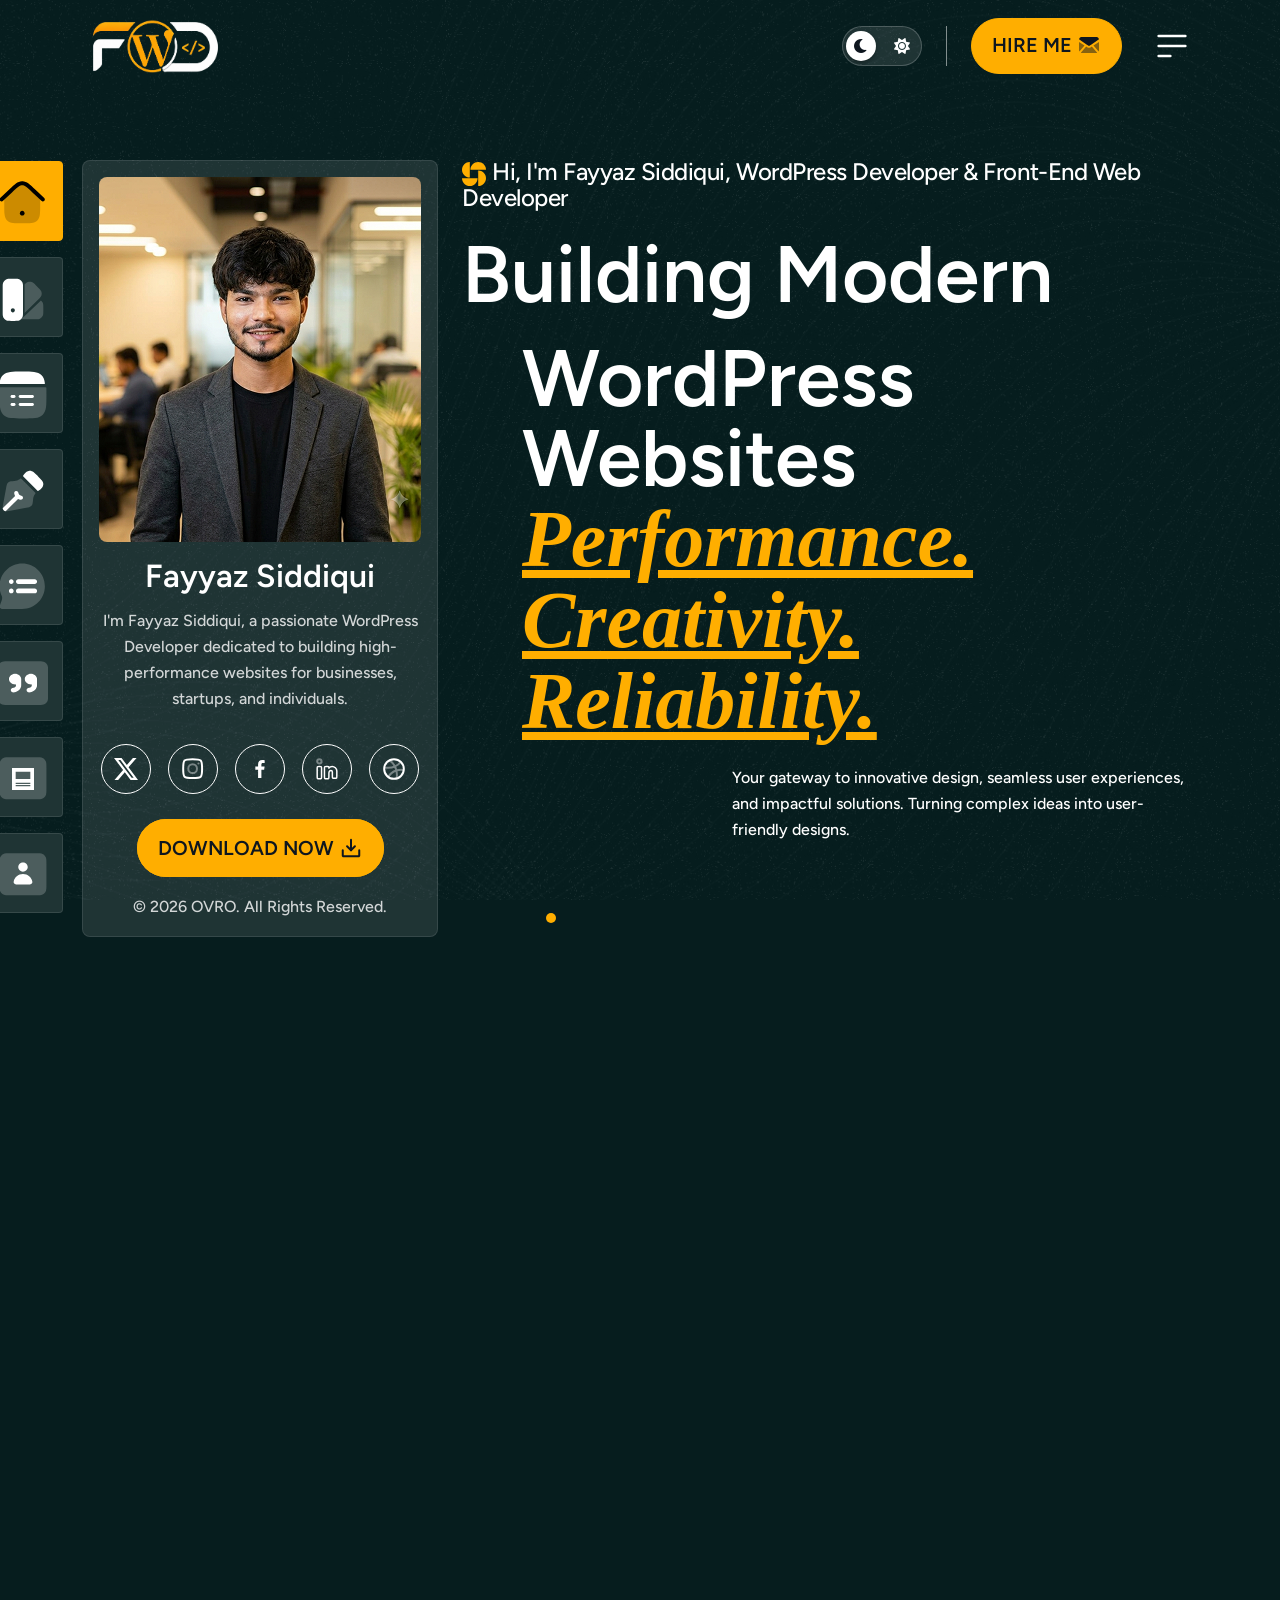
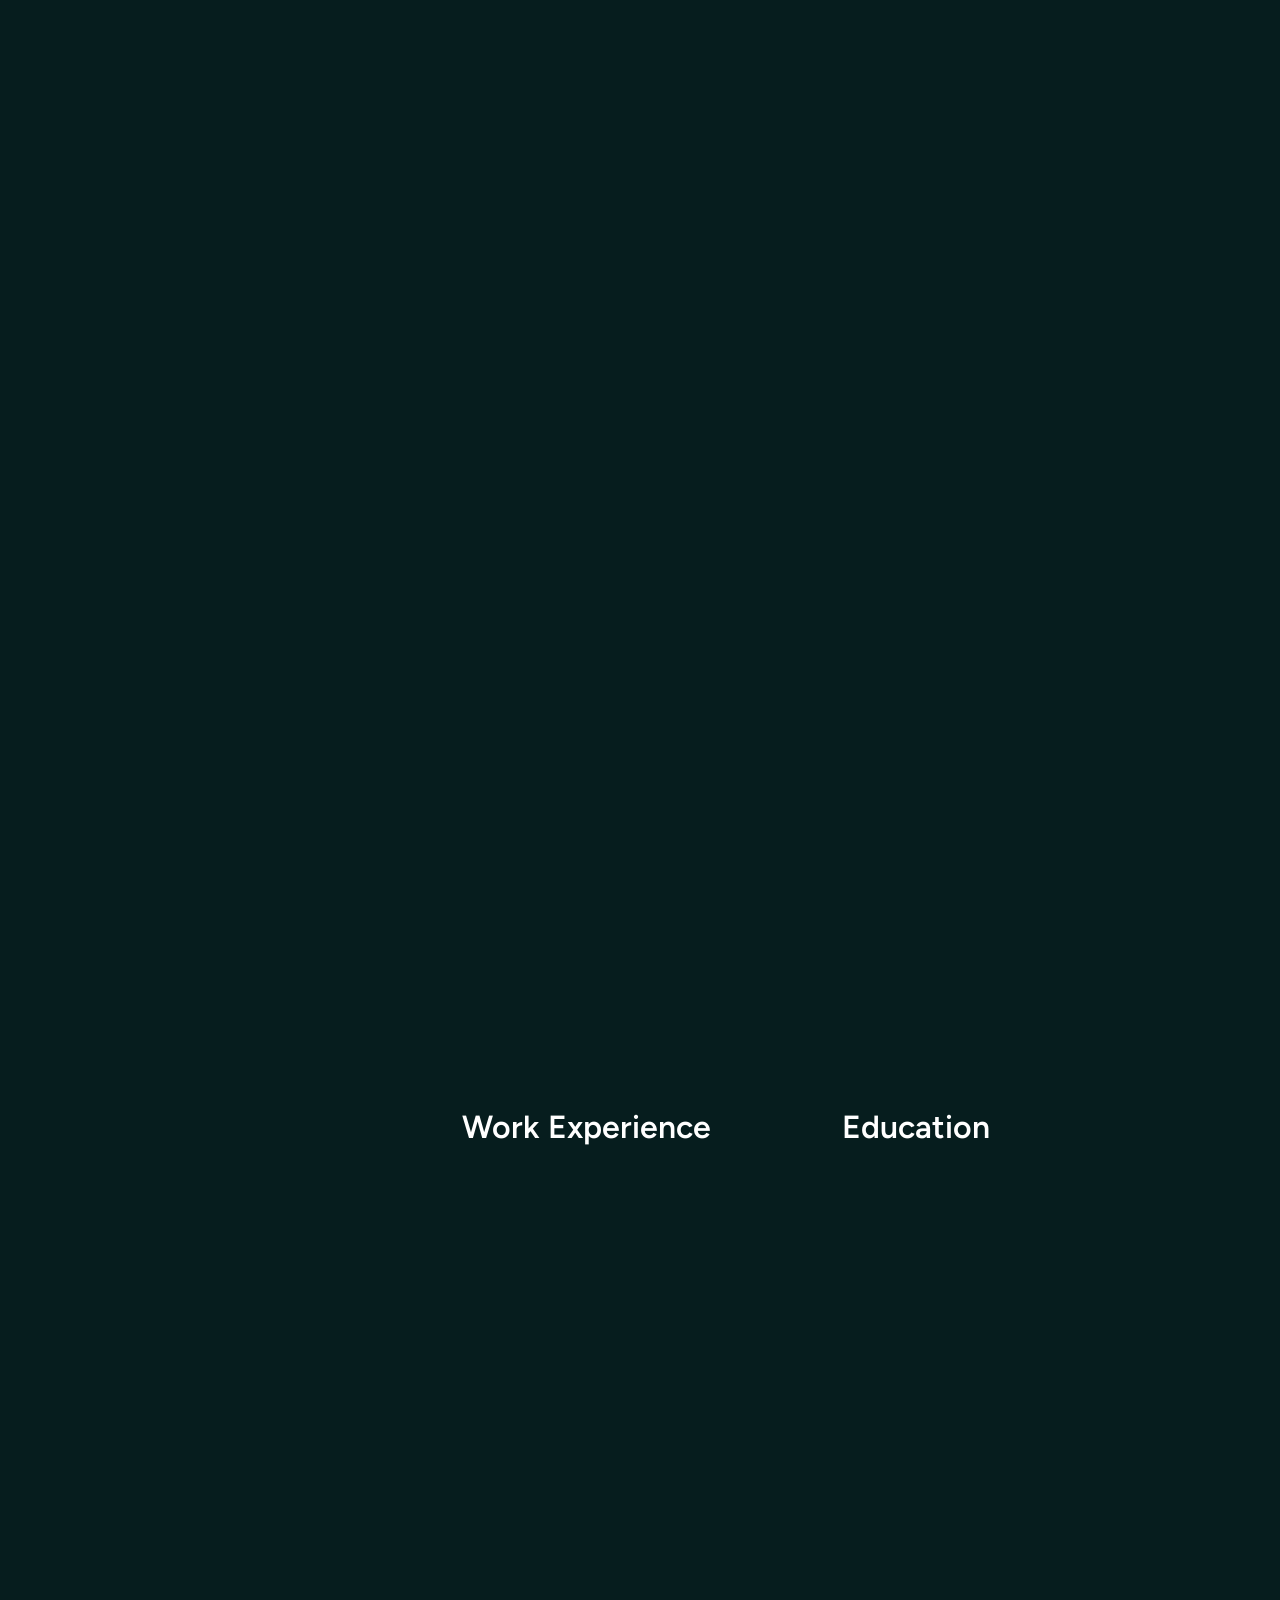
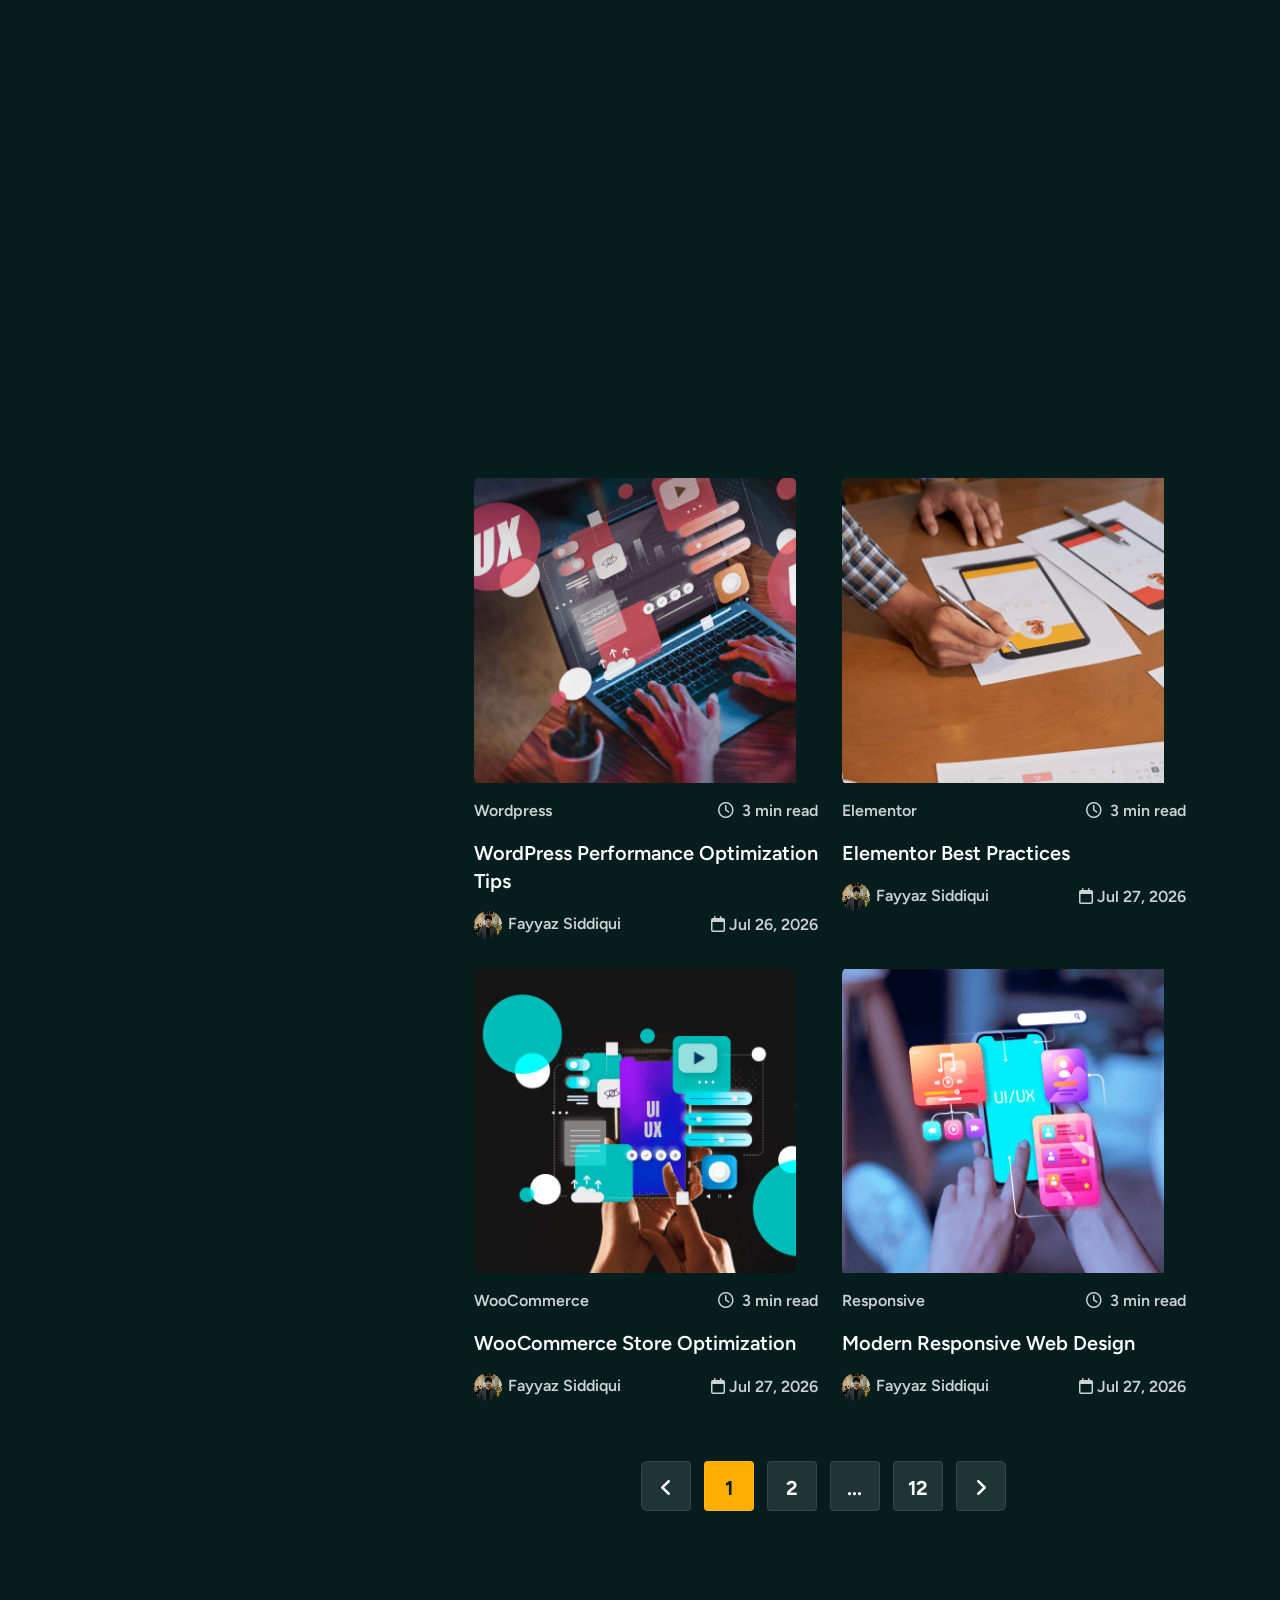
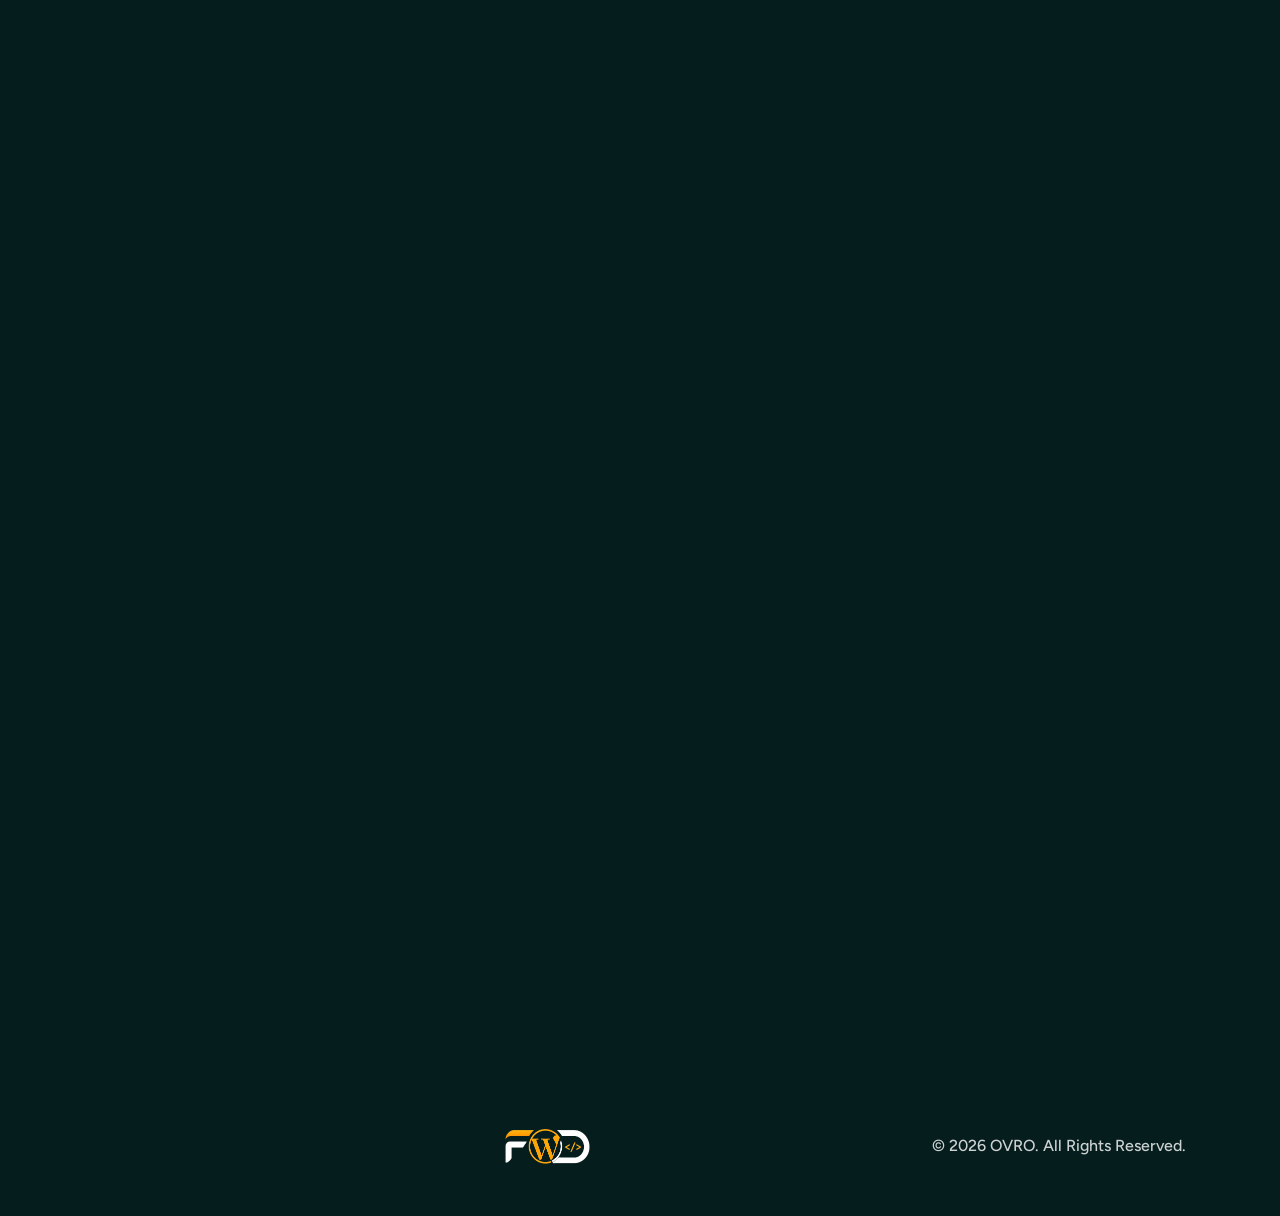
<file: index.html>
<!DOCTYPE html>
<html lang="en">
<meta http-equiv="content-type" content="text/html;charset=utf-8" />
<head>
  <meta charset="UTF-8">
  <meta name="viewport" content="width=device-width, initial-scale=1.0">
  <title>Fayyaz Siddiqui | WordPress Developer & Front-End Web Developer</title>

  <!--=====FAB ICON========-->
  <link rel="shortcut icon" href="assets/img/logo/fav-logo1.png" type="image/x-icon">

  <!--===== CSS LINK =======-->
  <link rel="stylesheet" href="assets/css/plugins/bootstrap.min.css">
  <link rel="stylesheet" href="assets/css/plugins/aos.css">
  <link rel="stylesheet" href="assets/css/plugins/fontawesome.css">
  <link rel="stylesheet" href="assets/css/plugins/magnific-popup.css">
  <link rel="stylesheet" href="assets/css/plugins/owlcarousel.min.css">
  <link rel="stylesheet" href="assets/css/plugins/sidebar.css">
  <link rel="stylesheet" href="assets/css/plugins/slick-slider.css">
  <link rel="stylesheet" href="assets/css/plugins/nice-select.css">
  <link rel="stylesheet" href="assets/css/main.css">

  <!--=====  JS SCRIPT LINK =======-->
  <script src="assets/js/plugins/jquery-3-7-1.min.js"></script>
</head>

<body class="body1">

  <!--===== PRELOADER STARTS =======-->
  <div id="preloader">
    <div id="loader"></div>
  </div>
  <!--===== PRELOADER ENDS =======-->
  <div class="procus-cursor" style="transform: translate3d(calc(-50% + 1919px), calc(-50% + 787px), 0px);"></div>
  <div class="procus-cursor2" style="left: 551px; top: 918px;"></div>
  <!--===== PROGRESS STARTS=======-->
  <div class="paginacontainer">
    <div class="progress-wrap">
      <svg class="progress-circle svg-content" width="100%" height="100%" viewBox="-1 -1 102 102">
        <path d="M50,1 a49,49 0 0,1 0,98 a49,49 0 0,1 0,-98" />
      </svg>
    </div>
  </div>
  <!--===== PROGRESS ENDS=======-->

  <!--===== SIDEBAR STARTS=======-->
  <div class="header-site-icon">
    <div class="slide-bar slide-bar1">
      <div class="sidebar-info">
        <div class="sidebar-logo">
          <a href="index.html">
            <img src="assets/img/logo/f-logo.png" alt="logo">
          </a>
          <div class="close-mobile-menu">
            <a><i class="fa-solid fa-xmark"></i></a>
          </div>
        </div>
        <div class="sidebar-content">
          <ul>
            <li><a href="#list-item-1">Home</a></li>
            <li><a href="#list-item-2">About Us</a></li>
            <li><a href="#list-item-3">service</a></li>
            <li><a href="#list-item-4">Skill</a></li>
            <li><a href="#list-item-5">Portfolio</a></li>
            <li><a href="#list-item-6">Testimonial</a></li>
            <li><a href="#list-item-7">Blogs</a></li>
            <li><a href="#list-item-8">Contact</a></li>
          </ul>
        </div>
        <div class="space32"></div>
        <div class="space16"></div>
        <div class="btn-area">
          <a href="contact.html" class="vl-btn1">Get in touch now <img src="assets/img/icons/mail1.svg" alt=""></a>
        </div>
        <div class="space40"></div>
        <div class="social-link-area">
          <h3 class="sidebar-heading">Social Links</h3>
          <ul>
            <li>
              <a href="#"><i class="fa-brands fa-facebook-f"></i></a>
              <a href="#"><i class="fa-brands fa-instagram"></i></a>
              <a href="#"><i class="fa-brands fa-linkedin-in"></i></a>
              <a href="#"><i class="fa-brands fa-pinterest-p"></i></a>
              <a href="#"><i class="fa-brands fa-youtube"></i></a>
            </li>
          </ul>
        </div>
        <div class="space40"></div>
        <!-- <div class="form-area">
          <h3>Subscribe To Newsletter</h3>
          <form>
            <input type="text" placeholder="Email Address*">
            <button type="submit" class="vl-btn1">subscribe</button>
          </form>
        </div> -->
      </div>
    </div>
  </div>
  <!--===== SIDEBAR ENDS STARTS=======-->

  <!--=====HEADER START=======-->
  <header>
    <div class="header-area homepage1 header header-sticky " id="header">
      <div class="container">
        <div class="row">
          <div class="col-lg-12">
            <div class="header-elements">
              <div class="site-logo">
                <a href="index.html"><img src="assets/img/logo/f-logo.png" alt=""></a>
              </div>
              <div class="btn-area d-lg-flex">
                <div class="theme-toggle-container">
                  <label class="theme-switch">
                    <input type="checkbox" id="theme-toggle">
                    <span class="slider">
                      <i class="fas fa-moon icon moon-icon"></i>
                      <i class="fas fa-sun icon sun-icon"></i>
                    </span>
                  </label>
                </div>
                <a href="contact.html" class="vl-btn1">HIRE ME <span><img src="assets/img/icons/mail1.svg" alt=""></span></a>
                <button class="hamburger_menu"><img src="assets/img/icons/bars-icons1.svg" alt=""></button>
              </div>
            </div>
          </div>
        </div>
      </div>
    </div>
  </header>
  <!--=====HEADER END =======-->

  <!--===== MAIN AREA STARTS =======-->
  <div class="main-hero-area parallaxie">
    <div class="container">
      <div class="row">
        <div class="col-lg-4">
          <div class="personal-contact-box" data-aos="fade-right" data-aos-duration="1000">
            <div id="list-example" class="list-group">
              <a class="list-group-item list-group-item-action active" href="#list-item-1"><img src="assets/img/icons/home1.svg" alt=""><span>Home</span></a>
              <a class="list-group-item list-group-item-action" href="#list-item-2"><img src="assets/img/icons/home2.svg" alt=""> <span>About Us</span></a>
              <a class="list-group-item list-group-item-action" href="#list-item-3"><img src="assets/img/icons/home3.svg" alt=""> <span>Our Service</span></a>
              <a class="list-group-item list-group-item-action" href="#list-item-4"><img src="assets/img/icons/home4.svg" alt=""> <span>My Skill</span></a>
              <a class="list-group-item list-group-item-action" href="#list-item-5"><img src="assets/img/icons/home5.svg" alt=""> <span>Portfolio</span></a>
              <a class="list-group-item list-group-item-action" href="#list-item-6"><img src="assets/img/icons/home6.svg" alt=""> <span>Testimonial</span></a>
              <a class="list-group-item list-group-item-action" href="#list-item-7"><img src="assets/img/icons/home8.svg" alt=""> <span>Our Blog</span></a>
              <a class="list-group-item list-group-item-action m-0" href="#list-item-8"><img src="assets/img/icons/home7.svg" alt=""> <span>Contact Us</span></a>
            </div>
            <div class="img1 image-anime reveal">
              <img src="assets/img/all-images/hero/hero-img01.png" alt="">
            </div>
            <div class="space18"></div>
            <h3>Fayyaz Siddiqui</h3>
            <div class="space16"></div>
            <p>I'm Fayyaz Siddiqui, a passionate WordPress Developer dedicated to building high-performance websites for businesses, startups, and individuals.</p>
            <div class="space32"></div>
            <ul>
              <li><a href="#"><img src="assets/img/icons/s-icon1.svg" alt=""></a></li>
              <li><a href="#"><img src="assets/img/icons/s-icon2.svg" alt=""></a></li>
              <li><a href="#"><img src="assets/img/icons/s-icon3.svg" alt=""></a></li>
              <li><a href="#"><img src="assets/img/icons/s-icon4.svg" alt=""></a></li>
              <li><a href="#" class="m-0"><img src="assets/img/icons/s-icon5.svg" alt=""></a></li>
            </ul>
            <div class="space44"></div>
            <div class="btn-area1 text-center">
              <a href="assets/img/all-images/hero/cv.pdf" download class="vl-btn1">Download Now <img src="assets/img/icons/download1.svg" alt=""></a>
            </div>
            <div class="space32"></div>
            <p>© 2026 OVRO. All Rights Reserved.</p>
          </div>
        </div>
        <div class="col-lg-8">
          <div data-bs-spy="scroll" data-bs-target="#list-example" data-bs-smooth-scroll="true" class="scrollspy-example" tabindex="0">
            <!--===== HERO AREA STARTS =======-->
            <div id="list-item-1">
              <div class="hero-heading-area heading1">
                <h5 data-aos="fade-left" data-aos-duration="800"><img src="assets/img/icons/sublogo1.svg" alt="">Hi, I'm Fayyaz Siddiqui, WordPress Developer & Front-End Web Developer </h5>
                <div class="space24"></div>
                <h1 data-aos="fade-left" data-aos-duration="900">Building Modern </h1>
                <div class="space24"></div>
                <h1 class="head" data-aos="fade-left" data-aos-duration="1000">WordPress Websites  <span>Performance. Creativity. Reliability.</span></h1>
                <div class="space24"></div>
                <p data-aos="fade-left" data-aos-duration="1100">Your gateway to innovative design, seamless user experiences, and impactful solutions. Turning complex ideas into user-friendly designs. </p>
                <div class="arrow" data-aos="fade-left" data-aos-duration="1200">
                  <a href="#">
                    <img src="assets/img/elements/elements1.png" alt="" class="elements1 keyframe5">
                    <img src="assets/img/icons/arrow1.svg" alt="" class="arrow1">
                  </a>

                  <div class="images">
                    <img src="assets/img/all-images/others/others1.png" alt="">
                    <p>2k+ reviews <br> (4.90 of 5)</p>
                  </div>
                </div>
                <div class="space32"></div>
                <div class="main-btn-area" data-aos="fade-up" data-aos-duration="1200">
                  <a href="#">Lets Work Together <span><i class="fa-solid fa-arrow-right"></i></span></a>
                </div>
              </div>
            </div>
            <!--===== HERO AREA ENDS =======-->
            <div class="space50"></div>
            <div id="list-item-2">
              <!--===== ABOUT AREA STARTS =======-->
              <div class="about-section-area">
                <div class="heading1">
                  <h5 data-aos="fade-left" data-aos-duration="800"><img src="assets/img/icons/sublogo1.svg" alt="">About Us</h5>
                  <div class="space24"></div>
                  <h1 data-aos="fade-left" data-aos-duration="1000">Crafting Powerful Websites</h1>
                  <div class="space24"></div>
                  <h1 class="head" data-aos="fade-left" data-aos-duration="1100">with <span>Modern WordPress Solutions</span></h1>
                </div>
                <div class="space60"></div>
                <div class="about-boxarea">
                  <div class="row">
                    <div class="col-lg-12" data-aos="fade-left" data-aos-duration="1200">
                      <div class="about-main-boxes">
                        <h4>Fayyaz Siddiqui</h4>
                        <div class="space24"></div>
                        <p>Hello! I'm Fayyaz Siddiqui, a dedicated WordPress Developer focused on building clean, scalable, and user-friendly websites.

Over the past 2.5 years, I have developed business websites, landing pages, corporate websites, blogs, WooCommerce stores, and custom WordPress solutions. I enjoy transforming ideas into high-performing digital experiences while maintaining clean code, responsive layouts, and excellent user experience.

My goal is to deliver websites that are visually appealing, easy to manage, optimized for search engines, and built for long-term growth.</p>
                      </div>
                    </div>
                    <div class="col-lg-6 col-md-6" data-aos="fade-up" data-aos-duration="900">
                      <div class="about-boxes2">
                        <img src="assets/img/icons/home2.svg" alt="">
                        <div class="content-area">
                          <h4>WordPress Development</h4>
                          <div class="space16"></div>
                          <p>Building professional WordPress websites with clean architecture, responsive layouts, and optimized performance.</p>
                        </div>
                      </div>
                    </div>

                    <div class="col-lg-6 col-md-6" data-aos="fade-up" data-aos-duration="1000">
                      <div class="about-boxes2">
                        <img src="assets/img/icons/home3.svg" alt="">
                        <div class="content-area">
                          <h4>WooCommerce Development</h4>
                          <div class="space16"></div>
                          <p>Creating modern eCommerce stores with secure payment integration, product management, and conversion-focused design.</p>
                        </div>
                      </div>
                    </div>

                    <div class="col-lg-6 col-md-6" data-aos="fade-up" data-aos-duration="1100">
                      <div class="about-boxes2">
                        <img src="assets/img/icons/home4.svg" alt="">
                        <div class="content-area">
                          <h4>Custom Website Development</h4>
                          <div class="space16"></div>
                          <p>Developing websites using HTML, CSS, JavaScript, PHP, and Bootstrap tailored to business requirements.</p>
                        </div>
                      </div>
                    </div>

                    <div class="col-lg-6 col-md-6" data-aos="fade-up" data-aos-duration="1200">
                      <div class="about-boxes2">
                        <img src="assets/img/icons/home5.svg" alt="">
                        <div class="content-area">
                          <h4>Website Optimization</h4>
                          <div class="space16"></div>
                          <p>Improving loading speed, SEO, security, responsiveness, and overall website performance.</p>
                        </div>
                      </div>
                    </div>
                    <div class="soace20"></div>
                    <div class="col-lg-6 col-md-6">
                      <h3>Work Experience</h3>
                      <div class="space32"></div>
                      <div class="about-others-box" data-aos="zoom-in" data-aos-duration="900">
                        <a href="#">2023 — Present</a>
                        <div class="space16"></div>
                        <h4><a href="#">Custom WordPress Development</a> </h4>
                        <div class="space16"></div>
                        <p>Elementor Website Development</p>
                        <div class="space32"></div>
                        <a href="#">WooCommerce Store Development</a>
                        <div class="space16"></div>
                        <h4><a href="#">Theme Customization</a></h4>
                        <div class="space16"></div>
                        <p>Plugin Integration</p>
                      </div>
                      <div class="about-others-box text-center" data-aos="zoom-in" data-aos-duration="1000">
                        <h4>Stay With Me </h4>
                        <div class="space18"></div>
                        <ul>
                          <li><a href="#"><img src="assets/img/icons/s-icon1.svg" alt=""></a></li>
                          <li><a href="#"><img src="assets/img/icons/s-icon2.svg" alt=""></a></li>
                          <li><a href="#"><img src="assets/img/icons/s-icon3.svg" alt=""></a></li>
                          <li><a href="#"><img src="assets/img/icons/s-icon4.svg" alt=""></a></li>
                          <li><a href="#" class="m-0"><img src="assets/img/icons/s-icon5.svg" alt=""></a></li>
                        </ul>
                      </div>
                    </div>

                    <div class="col-lg-6 col-md-6">
                      <h3>Education</h3>
                      <div class="space32"></div>
                      <div class="about-others-box" data-aos="zoom-in" data-aos-duration="1100">
                        <a href="#">2020 - 2022</a>
                        <div class="space16"></div>
                        <h4><a href="#">Intermediate in Computer Science (ICS)</a> </h4>
                        <div class="space16"></div>
                        <p>Superior Collage</p>
                        <div class="space32"></div>
                        <a href="#">2020 - 2022</a>
                        <div class="space16"></div>
                        <h4><a href="#">Professional Learning</a></h4>
                        <div class="space16"></div>
                        <p>WordPress Development</p>
                      </div>
                    </div>
                    <div class="space20"></div>
                  </div>
                </div>
              </div>
              <!--===== ABOUT AREA ENDS =======-->
            </div>

            <div id="list-item-3">
              <!--===== SERVICE AREA STARTS =======-->
              <div class="service-section-area">
                <div class="container">
                  <div class="row">
                    <div class="col-lg-12">
                      <div class="service-header heading1">
                        <h5 data-aos="fade-left" data-aos-duration="800"><img src="assets/img/icons/sublogo1.svg" alt="">My Services</h5>
                        <div class="space24"></div>
                        <h2 data-aos="fade-left" data-aos-duration="1000">Delivering High</h2>
                        <div class="space24"></div>
                        <h2 class="head" data-aos="fade-left" data-aos-duration="1100">Quality <span>Web Solutions</span></h2>
                        <div class="space50"></div>
                        <div class="div" data-aos="fade-left" data-aos-duration="900">
                          <div class="service-main-boxes">
                            <h4>WordPress Website Development</h4>
                            <div class="space24"></div>
                            <p>Professional business websites built with modern design principles and clean functionality.</p>
                          </div>
                        </div>
                        <div class="space30"></div>
                        <div class="div" data-aos="fade-left" data-aos-duration="1000">
                          <div class="service-main-boxes">
                            <h4>WooCommerce Store Development</h4>
                            <div class="space24"></div>
                            <p>Fully functional online stores with secure checkout and optimized shopping experience.</p>
                          </div>
                        </div>
                        <div class="space30"></div>
                        <div class="div" data-aos="fade-left" data-aos-duration="1100">
                          <div class="service-main-boxes">
                            <h4>Landing Page Development</h4>
                            <div class="space24"></div>
                            <p>High-converting landing pages designed for marketing campaigns and lead generation.</p>
                          </div>
                        </div>
                        <div class="space30"></div>
                        <div class="div" data-aos="fade-left" data-aos-duration="1200">
                          <div class="service-main-boxes">
                            <h4>Website Maintenance</h4>
                            <div class="space24"></div>
                            <p>Regular updates, security monitoring, backups, speed optimization, and technical support.</p>
                          </div>
                        </div>
                      </div>
                    </div>
                  </div>
                </div>
              </div>
              <!--===== SERVICE AREA ENDS =======-->
            </div>
            <div class="space50"></div>
            <div id="list-item-4">
              <!--===== SKILL AREA STARTS =======-->
              <div class="skill-section-area">
                <div class="container">
                  <div class="row">
                    <div class="col-gl-12">
                      <div class="skill-header heading1">
                        <h5 data-aos="fade-left" data-aos-duration="800"><img src="assets/img/icons/sublogo1.svg" alt="">My Skill</h5>
                        <div class="space24"></div>
                        <h2 data-aos="fade-left" data-aos-duration="1000">Technologies  </h2>
                        <div class="space24"></div>
                        <h2 class="head" data-aos="fade-left" data-aos-duration="1100"> I Work <span>With</span></h2>
                      </div>
                      <div class="space80"></div>
                      <div class="row">
                        <div class="col-lg-4 col-md-6" data-aos="zoom-out" data-aos-duration="900">
                          <div class="skill-boxarea">
                            <div class="icons">
                              <img src="assets/img/icons/wordpress.svg" alt="">
                            </div>
                            <div class="space24"></div>
                            <h3><span class="counter">96</span>%</h3>
                            <div class="space16"></div>
                            <p>WordPress</p>
                          </div>
                        </div>

                        <div class="col-lg-4 col-md-6" data-aos="zoom-out" data-aos-duration="1000">
                          <div class="skill-boxarea">
                            <div class="icons">
                              <img src="assets/img/icons/html-5.svg" alt="">
                            </div>
                            <div class="space24"></div>
                            <h3><span class="counter">87</span>%</h3>
                            <div class="space16"></div>
                            <p>HTML5</p>
                          </div>
                        </div>

                        <div class="col-lg-4 col-md-6" data-aos="zoom-out" data-aos-duration="1100">
                          <div class="skill-boxarea">
                            <div class="icons">
                              <img src="assets/img/icons/css-3.svg" alt="">
                            </div>
                            <div class="space24"></div>
                            <h3><span class="counter">70</span>%</h3>
                            <div class="space16"></div>
                            <p>CSS3</p>
                          </div>
                        </div>

                        <div class="col-lg-4 col-md-6" data-aos="zoom-out" data-aos-duration="1200">
                          <div class="skill-boxarea">
                            <div class="icons">
                              <img src="assets/img/icons/bootstrap.svg" alt="">
                            </div>
                            <div class="space24"></div>
                            <h3><span class="counter">75</span>%</h3>
                            <div class="space16"></div>
                            <p>Bootstrap</p>
                          </div>
                        </div>

                        <div class="col-lg-4 col-md-6" data-aos="zoom-out" data-aos-duration="1000">
                          <div class="skill-boxarea">
                            <div class="icons">
                              <img src="assets/img/icons/javascript.svg" alt="">
                            </div>
                            <div class="space24"></div>
                            <h3><span class="counter">42</span>%</h3>
                            <div class="space16"></div>
                            <p>JavaScript</p>
                          </div>
                        </div>

                        <div class="col-lg-4 col-md-6" data-aos="zoom-out" data-aos-duration="11000">
                          <div class="skill-boxarea">
                            <div class="icons">
                              <img src="assets/img/icons/php.svg" alt="" class="Wordpress">
                            </div>
                            <div class="space24"></div>
                            <h3><span class="counter">35</span>%</h3>
                            <div class="space16"></div>
                            <p>PHP</p>
                          </div>
                        </div>
                      </div>
                    </div>
                  </div>
                </div>
              </div>
              <!--===== SKILL AREA ENDS =======-->
            </div>
            <div class="space30"></div>
            <div id="list-item-5">
              <!--===== PORTFOLIO AREA STARTS =======-->
              <div class="portfolio-section-area">
                <div class="container">
                  <div class="row">
                    <div class="col-lg-12">
                      <div class="portfolio-header heading1">
                        <h5 data-aos="fade-left" data-aos-duration="800"><img src="assets/img/icons/sublogo1.svg" alt="">My Portfolio</h5>
                        <div class="space24"></div>
                        <h2 data-aos="fade-left" data-aos-duration="1000">Building Fast</h2>
                        <div class="space24"></div>
                        <h2 class="head" data-aos="fade-left" data-aos-duration="1100">Responsive <span>Websites</span></h2>
                      </div>
                    </div>
                    <div class="space50"></div>
                    <div class="col-lg-12" data-aos="fade-left" data-aos-duration="1000">
                      <div class="portfolio-boxarea click-here">
                        <div class="img1">
                          <a href="javascript:void(0)">
                            <img src="assets/img/all-images/portfolio/p-img-1.png" alt="">
                          </a>
                        </div>
                        <div class="space24"></div>
                        <a href="javascript:void(0)">Corporate Business Website</a>
                      </div>
                    </div>

                    <div class="col-lg-6 col-md-6" data-aos="fade-left" data-aos-duration="1100">
                      <div class="portfolio-boxarea2 click-here">
                        <div class="img1">
                          <a href="javascript:void(0)">
                            <img src="assets/img/all-images/portfolio/p-img-2.png" alt="">
                          </a>
                        </div>
                        <div class="space24"></div>
                        <a href="javascript:void(0)">WooCommerce Online Store</a>
                      </div>
                    </div>

                    <div class="col-lg-6 col-md-6" data-aos="fade-left" data-aos-duration="1200">
                      <div class="portfolio-boxarea2 click-here">
                        <div class="img1">
                          <a href="javascript:void(0)">
                            <img src="assets/img/all-images/portfolio/p-img-3.png" alt="">
                          </a>
                        </div>
                        <div class="space24"></div>
                        <a href="javascript:void(0)">Landing Page Project</a>
                      </div>
                    </div>

                    <div class="col-lg-12" data-aos="fade-left" data-aos-duration="1100">
                      <div class="portfolio-boxarea click-here">
                        <div class="img1">
                          <a href="javascript:void(0)">
                            <img src="assets/img/all-images/portfolio/p-img-4.png" alt="">
                          </a>
                        </div>
                        <div class="space24"></div>
                        <a href="javascript:void(0)">Custom WordPress Website</a>
                      </div>
                    </div>
                  </div>
                </div>
              </div>
              <!--===== PORTFOLIO AREA ENDS =======-->
            </div>
            <div class="space30"></div>
            <div id="list-item-6">
              <!--===== TESTIMONIAL AREA STARTS =======-->
              <div class="testimonial-section-area">
                <div class="container">
                  <div class="row">
                    <div class="col-lg-12">
                      <div class="testimonial-header heading1">
                        <h5 data-aos="fade-left" data-aos-duration="900"><img src="assets/img/icons/sublogo1.svg" alt="">Testimonial</h5>
                        <div class="space24"></div>
                        <h2 data-aos="fade-left" data-aos-duration="1000">What Client Says </h2>
                        <div class="space24"></div>
                        <h2 class="head" data-aos="fade-left" data-aos-duration="1100">About <span> My Work</span></h2>
                      </div>
                      <div class="space60"></div>
                    </div>
                    <div class="col-lg-7 col-md-6" data-aos="zoom-in" data-aos-duration="900">
                      <div class="testimonial-boxarea">
                        <div class="list">
                          <ul>
                            <li><i class="fa-solid fa-star"></i></li>
                            <li><i class="fa-solid fa-star"></i></li>
                            <li><i class="fa-solid fa-star"></i></li>
                            <li><i class="fa-solid fa-star"></i></li>
                            <li><i class="fa-solid fa-star"></i></li>
                          </ul>
                          <svg xmlns="http://www.w3.org/2000/svg" width="24" height="20" viewBox="0 0 24 20" fill="none">
                            <path d="M13.077 4.99278C13.077 6.16612 13.3836 7.15145 13.997 7.94878C14.4316 8.49812 15.0214 8.859 15.7663 9.03145C16.4996 9.20212 17.193 9.21412 17.8196 9.06878C18.033 10.3354 17.6863 11.6768 16.8063 13.0981C15.9245 14.5186 14.7876 15.5866 13.3956 16.3021L15.5036 19.3354C16.5703 18.8074 17.5836 18.1381 18.517 17.3288C19.4636 16.5194 20.3036 15.5888 21.0503 14.5368C21.797 13.4848 22.357 12.2968 22.717 10.9501C23.077 9.60345 23.177 8.23012 23.005 6.81678C22.781 4.95012 22.1783 3.45678 21.197 2.35011C20.2165 1.22923 18.9952 0.668781 17.533 0.668781C16.2463 0.668781 15.1783 1.05545 14.333 1.83945C13.4965 2.60745 13.0787 3.65989 13.0796 4.99678L13.077 4.99278ZM0.911625 4.99278C0.911625 6.16612 1.21829 7.15145 1.83162 7.94878C2.26718 8.50878 2.85696 8.87189 3.60096 9.03812C4.34763 9.20256 5.03207 9.21234 5.65429 9.06745C5.86762 10.3208 5.53429 11.6674 4.65162 13.0941C3.77163 14.5074 2.63563 15.5741 1.24363 16.2941L3.34629 19.3354C4.41385 18.8074 5.41829 18.1386 6.35962 17.3288C7.31482 16.5074 8.16322 15.5694 8.88496 14.5368C9.62629 13.4834 10.1783 12.2968 10.5383 10.9501C10.904 9.6045 11.0023 8.20023 10.8276 6.81678C10.6063 4.95012 10.0063 3.45678 9.02762 2.35011C8.04985 1.23723 6.83074 0.680782 5.37029 0.680782C4.0814 0.679005 3.01385 1.06878 2.16762 1.85011C1.33118 2.61811 0.912514 3.67056 0.911625 5.00745V4.99278Z" fill="white" />
                          </svg>
                        </div>
                        <div class="space20"></div>
                        <p>"Fayyaz delivered exactly what we needed. The website is fast, responsive, and professionally developed. Highly recommended."</p>
                        <div class="space24"></div>
                        <div class="mans-area">
                          <div class="man">
                            <img src="assets/img/all-images/testimonials/tesi-img1.png" alt="">
                          </div>
                          <div class="content">
                            <a href="#">David Elson</a>
                            <p>Ezhe Source</p>
                          </div>
                        </div>
                      </div>
                    </div>
                    <div class="col-lg-5 col-md-6" data-aos="zoom-in" data-aos-duration="1000">
                      <div class="testimonial-boxarea">
                        <div class="list">
                          <ul>
                            <li><i class="fa-solid fa-star"></i></li>
                            <li><i class="fa-solid fa-star"></i></li>
                            <li><i class="fa-solid fa-star"></i></li>
                            <li><i class="fa-solid fa-star"></i></li>
                            <li><i class="fa-solid fa-star"></i></li>
                          </ul>
                          <svg xmlns="http://www.w3.org/2000/svg" width="24" height="20" viewBox="0 0 24 20" fill="none">
                            <path d="M13.077 4.99278C13.077 6.16612 13.3836 7.15145 13.997 7.94878C14.4316 8.49812 15.0214 8.859 15.7663 9.03145C16.4996 9.20212 17.193 9.21412 17.8196 9.06878C18.033 10.3354 17.6863 11.6768 16.8063 13.0981C15.9245 14.5186 14.7876 15.5866 13.3956 16.3021L15.5036 19.3354C16.5703 18.8074 17.5836 18.1381 18.517 17.3288C19.4636 16.5194 20.3036 15.5888 21.0503 14.5368C21.797 13.4848 22.357 12.2968 22.717 10.9501C23.077 9.60345 23.177 8.23012 23.005 6.81678C22.781 4.95012 22.1783 3.45678 21.197 2.35011C20.2165 1.22923 18.9952 0.668781 17.533 0.668781C16.2463 0.668781 15.1783 1.05545 14.333 1.83945C13.4965 2.60745 13.0787 3.65989 13.0796 4.99678L13.077 4.99278ZM0.911625 4.99278C0.911625 6.16612 1.21829 7.15145 1.83162 7.94878C2.26718 8.50878 2.85696 8.87189 3.60096 9.03812C4.34763 9.20256 5.03207 9.21234 5.65429 9.06745C5.86762 10.3208 5.53429 11.6674 4.65162 13.0941C3.77163 14.5074 2.63563 15.5741 1.24363 16.2941L3.34629 19.3354C4.41385 18.8074 5.41829 18.1386 6.35962 17.3288C7.31482 16.5074 8.16322 15.5694 8.88496 14.5368C9.62629 13.4834 10.1783 12.2968 10.5383 10.9501C10.904 9.6045 11.0023 8.20023 10.8276 6.81678C10.6063 4.95012 10.0063 3.45678 9.02762 2.35011C8.04985 1.23723 6.83074 0.680782 5.37029 0.680782C4.0814 0.679005 3.01385 1.06878 2.16762 1.85011C1.33118 2.61811 0.912514 3.67056 0.911625 5.00745V4.99278Z" fill="white" />
                          </svg>
                        </div>
                        <div class="space20"></div>
                        <p>"Excellent communication and quality work. Every requirement was completed on time with attention to detail."</p>
                        <div class="space24"></div>
                        <div class="mans-area">
                          <div class="man">
                            <img src="assets/img/all-images/testimonials/tesi-img2.png" alt="">
                          </div>
                          <div class="content">
                            <a href="#">Chris Glasser</a>
                            <p>Auto Works</p>
                          </div>
                        </div>
                      </div>
                    </div>

                    <div class="col-lg-5 col-md-6" data-aos="zoom-in" data-aos-duration="1100">
                      <div class="testimonial-boxarea">
                        <div class="list">
                          <ul>
                            <li><i class="fa-solid fa-star"></i></li>
                            <li><i class="fa-solid fa-star"></i></li>
                            <li><i class="fa-solid fa-star"></i></li>
                            <li><i class="fa-solid fa-star"></i></li>
                            <li><i class="fa-solid fa-star"></i></li>
                          </ul>
                          <svg xmlns="http://www.w3.org/2000/svg" width="24" height="20" viewBox="0 0 24 20" fill="none">
                            <path d="M13.077 4.99278C13.077 6.16612 13.3836 7.15145 13.997 7.94878C14.4316 8.49812 15.0214 8.859 15.7663 9.03145C16.4996 9.20212 17.193 9.21412 17.8196 9.06878C18.033 10.3354 17.6863 11.6768 16.8063 13.0981C15.9245 14.5186 14.7876 15.5866 13.3956 16.3021L15.5036 19.3354C16.5703 18.8074 17.5836 18.1381 18.517 17.3288C19.4636 16.5194 20.3036 15.5888 21.0503 14.5368C21.797 13.4848 22.357 12.2968 22.717 10.9501C23.077 9.60345 23.177 8.23012 23.005 6.81678C22.781 4.95012 22.1783 3.45678 21.197 2.35011C20.2165 1.22923 18.9952 0.668781 17.533 0.668781C16.2463 0.668781 15.1783 1.05545 14.333 1.83945C13.4965 2.60745 13.0787 3.65989 13.0796 4.99678L13.077 4.99278ZM0.911625 4.99278C0.911625 6.16612 1.21829 7.15145 1.83162 7.94878C2.26718 8.50878 2.85696 8.87189 3.60096 9.03812C4.34763 9.20256 5.03207 9.21234 5.65429 9.06745C5.86762 10.3208 5.53429 11.6674 4.65162 13.0941C3.77163 14.5074 2.63563 15.5741 1.24363 16.2941L3.34629 19.3354C4.41385 18.8074 5.41829 18.1386 6.35962 17.3288C7.31482 16.5074 8.16322 15.5694 8.88496 14.5368C9.62629 13.4834 10.1783 12.2968 10.5383 10.9501C10.904 9.6045 11.0023 8.20023 10.8276 6.81678C10.6063 4.95012 10.0063 3.45678 9.02762 2.35011C8.04985 1.23723 6.83074 0.680782 5.37029 0.680782C4.0814 0.679005 3.01385 1.06878 2.16762 1.85011C1.33118 2.61811 0.912514 3.67056 0.911625 5.00745V4.99278Z" fill="white" />
                          </svg>
                        </div>
                        <div class="space20"></div>
                        <p>Great experience working with Fayyaz. He understands WordPress deeply and provides practical solutions."</p>
                        <div class="space24"></div>
                        <div class="mans-area">
                          <div class="man">
                            <img src="assets/img/all-images/testimonials/tesi-img3.png" alt="">
                          </div>
                          <div class="content">
                            <a href="#">Rodger Struck</a>
                            <p>Specialty Restaurant Group</p>
                          </div>
                        </div>
                      </div>
                    </div>
                    <!-- <div class="col-lg-7 col-md-6" data-aos="zoom-in" data-aos-duration="1200">
                      <div class="testimonial-boxarea">
                        <div class="list">
                          <ul>
                            <li><i class="fa-solid fa-star"></i></li>
                            <li><i class="fa-solid fa-star"></i></li>
                            <li><i class="fa-solid fa-star"></i></li>
                            <li><i class="fa-solid fa-star"></i></li>
                            <li><i class="fa-solid fa-star"></i></li>
                          </ul>
                          <svg xmlns="http://www.w3.org/2000/svg" width="24" height="20" viewBox="0 0 24 20" fill="none">
                            <path d="M13.077 4.99278C13.077 6.16612 13.3836 7.15145 13.997 7.94878C14.4316 8.49812 15.0214 8.859 15.7663 9.03145C16.4996 9.20212 17.193 9.21412 17.8196 9.06878C18.033 10.3354 17.6863 11.6768 16.8063 13.0981C15.9245 14.5186 14.7876 15.5866 13.3956 16.3021L15.5036 19.3354C16.5703 18.8074 17.5836 18.1381 18.517 17.3288C19.4636 16.5194 20.3036 15.5888 21.0503 14.5368C21.797 13.4848 22.357 12.2968 22.717 10.9501C23.077 9.60345 23.177 8.23012 23.005 6.81678C22.781 4.95012 22.1783 3.45678 21.197 2.35011C20.2165 1.22923 18.9952 0.668781 17.533 0.668781C16.2463 0.668781 15.1783 1.05545 14.333 1.83945C13.4965 2.60745 13.0787 3.65989 13.0796 4.99678L13.077 4.99278ZM0.911625 4.99278C0.911625 6.16612 1.21829 7.15145 1.83162 7.94878C2.26718 8.50878 2.85696 8.87189 3.60096 9.03812C4.34763 9.20256 5.03207 9.21234 5.65429 9.06745C5.86762 10.3208 5.53429 11.6674 4.65162 13.0941C3.77163 14.5074 2.63563 15.5741 1.24363 16.2941L3.34629 19.3354C4.41385 18.8074 5.41829 18.1386 6.35962 17.3288C7.31482 16.5074 8.16322 15.5694 8.88496 14.5368C9.62629 13.4834 10.1783 12.2968 10.5383 10.9501C10.904 9.6045 11.0023 8.20023 10.8276 6.81678C10.6063 4.95012 10.0063 3.45678 9.02762 2.35011C8.04985 1.23723 6.83074 0.680782 5.37029 0.680782C4.0814 0.679005 3.01385 1.06878 2.16762 1.85011C1.33118 2.61811 0.912514 3.67056 0.911625 5.00745V4.99278Z" fill="white" />
                          </svg>
                        </div>
                        <div class="space20"></div>
                        <p>"From wireframes to the final product, Alex brought creativity and functionality together beautifully. The final design not only looks fantastic but also works flawlessly across devices."</p>
                        <div class="space24"></div>
                        <div class="mans-area">
                          <div class="man">
                            <img src="assets/img/all-images/testimonials/tesi-img3.png" alt="">
                          </div>
                          <div class="content">
                            <a href="#">Mary Freund</a>
                            <p>Rink's</p>
                          </div>
                        </div>
                      </div>
                    </div> -->
                  </div>
                </div>
              </div>
              <!--===== TESTIMONIAL AREA ENDS =======-->
            </div>
            <div class="space30"></div>
            <div id="list-item-7">
              <!--===== BLOG AREA STARTS =======-->
              <div class="blog-section-area">
                <div class="container">
                  <div class="row">
                    <div class="col-lg-12">
                      <div class="blog-header heading1">
                        <h5 data-aos="fade-left" data-aos-duration="900"><img src="assets/img/icons/sublogo1.svg" alt="">Our Blog</h5>
                        <div class="space24"></div>
                        <h2 data-aos="fade-left" data-aos-duration="1000">Our Latest Blog Idea </h2>
                        <div class="space24"></div>
                        <h2 class="head" data-aos="fade-left" data-aos-duration="1200">Web  <span>Development</span></h2>
                        <div class="space60"></div>
                        <div class="row">
                          <div class="col-lg-6 col-md-6">
                            <div class="blog-boxarea">
                              <div class="img1 reveal">
                                <a href="wordPress-performance-optimization-tips.html"> <img src="assets/img/all-images/blog/blog-img1.png" alt=""></a>
                              </div>
                              <div class="content-area">
                                <ul>
                                  <li><a href="wordPress-performance-optimization-tips.html">Wordpress</a></li>
                                  <li><a href="wordPress-performance-optimization-tips.html"><i class="fa-regular fa-clock"></i> 3 min read</a></li>
                                </ul>
                                <div class="space16"></div>
                                <a href="wordPress-performance-optimization-tips.html">WordPress Performance Optimization Tips</a>
                                <div class="space16"></div>
                                <ul>
                                  <li><a href="wordPress-performance-optimization-tips.html"><img src="assets/img/all-images/blog/blog-img05.png" alt="">Fayyaz Siddiqui</a></li>
                                  <li><a href="wordPress-performance-optimization-tips.html"><i class="fa-regular fa-calendar"></i>Jul 26, 2026 </a></li>
                                </ul>
                              </div>
                            </div>
                          </div>
                          <div class="col-lg-6 col-md-6">
                            <div class="blog-boxarea">
                              <div class="img1 reveal">
                                <a href="blog-single.html"><img src="assets/img/all-images/blog/blog-img2.png" alt=""></a>
                              </div>
                              <div class="content-area">
                                <ul>
                                  <li><a href="elementor-best-practices.html">Elementor</a></li>
                                  <li><a href="elementor-best-practices.html"><i class="fa-regular fa-clock"></i> 3 min read</a></li>
                                </ul>
                                <div class="space16"></div>
                                <a href="elementor-best-practices.html">Elementor Best Practices</a>
                                <div class="space16"></div>
                                <ul>
                                  <li><a href="elementor-best-practices.html"><img src="assets/img/all-images/blog/blog-img05.png" alt="">Fayyaz Siddiqui</a></li>
                                  <li><a href="elementor-best-practices.html"><i class="fa-regular fa-calendar"></i>Jul 27, 2026  </a></li>
                                </ul>
                              </div>
                            </div>
                          </div>

                          <div class="col-lg-6 col-md-6">
                            <div class="blog-boxarea">
                              <div class="img1 reveal">
                                <a href="blog-single.html"> <img src="assets/img/all-images/blog/blog-img3.png" alt=""></a>
                              </div>
                              <div class="content-area">
                                <ul>
                                  <li><a href="wooCommerce-store-optimization.html">WooCommerce</a></li>
                                  <li><a href="wooCommerce-store-optimization.html"><i class="fa-regular fa-clock"></i> 3 min read</a></li>
                                </ul>
                                <div class="space16"></div>
                                <a href="wooCommerce-store-optimization.html">WooCommerce Store Optimization</a>
                                <div class="space16"></div>
                                <ul>
                                  <li><a href="wooCommerce-store-optimization.html"><img src="assets/img/all-images/blog/blog-img05.png" alt="">Fayyaz Siddiqui</a></li>
                                  <li><a href="wooCommerce-store-optimization.html"><i class="fa-regular fa-calendar"></i>Jul 27, 2026  </a></li>
                                </ul>
                              </div>
                            </div>
                          </div>

                          <div class="col-lg-6 col-md-6">
                            <div class="blog-boxarea">
                              <div class="img1 reveal">
                                <a href="blog-single.html"><img src="assets/img/all-images/blog/blog-img4.png" alt=""></a>
                              </div>
                              <div class="content-area">
                                <ul>
                                  <li><a href="#">Responsive</a></li>
                                  <li><a href="#"><i class="fa-regular fa-clock"></i> 3 min read</a></li>
                                </ul>
                                <div class="space16"></div>
                                <a href="blog-single.html">Modern Responsive Web Design</a>
                                <div class="space16"></div>
                                <ul>
                                  <li><a href="#"><img src="assets/img/all-images/blog/blog-img05.png" alt="">Fayyaz Siddiqui</a></li>
                                  <li><a href="#"><i class="fa-regular fa-calendar"></i>Jul 27, 2026 </a></li>
                                </ul>
                              </div>
                            </div>
                          </div>

                          <div class="space30"></div>
                          <div class="pagination-area">
                            <nav aria-label="Page navigation example">
                              <ul class="pagination justify-content-center">
                                <li class="page-item">
                                  <a class="page-link" href="#" aria-label="Previous">
                                    <i class="fa-solid fa-angle-left"></i>
                                  </a>
                                </li>
                                <li class="page-item"><a class="page-link active" href="#">1</a></li>
                                <li class="page-item"><a class="page-link" href="#">2</a></li>
                                <li class="page-item"><a class="page-link" href="#">...</a></li>
                                <li class="page-item"><a class="page-link" href="#">12</a></li>
                                <li class="page-item">
                                  <a class="page-link" href="#" aria-label="Next">
                                    <i class="fa-solid fa-angle-right"></i>
                                  </a>
                                </li>
                              </ul>
                            </nav>
                          </div>
                        </div>
                      </div>
                    </div>
                  </div>
                </div>
              </div>
              <!--===== BLOG AREA ENDS =======-->
            </div>
            <div class="space60"></div>
            <div id="list-item-8">
              <!--===== CONTACT AREA STARTS =======-->
              <div class="contact-section-area">
                <div class="container">
                  <div class="row">
                    <div class="col-lg-12">
                      <div class="contact-heading heading1">
                        <h5 data-aos="fade-left" data-aos-duration="900"><img src="assets/img/icons/sublogo1.svg" alt="">Contact Me</h5>
                        <div class="space24"></div>
                        <h2 data-aos="fade-left" data-aos-duration="1000">Have Any Project in</h2>
                        <div class="space24"></div>
                        <h2 class="head" data-aos="fade-left" data-aos-duration="1100">Mind, <span>Lets Talk</span></h2>
                      </div>
                      <div class="space50"></div>
                      <div class="contact-boxarea" data-aos="zoom-in" data-aos-duration="1000">
                        <h3>Let’s Work Together!</h3>
                        <div class="space12"></div>
                        <div class="row">
                          <div class="col-lg-6 col-md-6">
                            <div class="input-area">
                              <input type="text" placeholder="Full Name">
                            </div>
                          </div>
                          <div class="col-lg-6 col-md-6">
                            <div class="input-area">
                              <input type="email" placeholder="Email Address">
                            </div>
                          </div>
                          <div class="col-lg-6 col-md-6">
                            <div class="input-area">
                              <input type="number" placeholder="Phone Number">
                            </div>
                          </div>
                          <div class="col-lg-6 col-md-6">
                            <div class="input-area">
                              <input type="text" placeholder="Subject">
                            </div>
                          </div>

                          <div class="col-lg-12">
                            <div class="input-area">
                              <input type="text" placeholder="Your Budget (optional)">
                            </div>
                          </div>

                          <div class="col-lg-12">
                            <div class="input-area">
                              <textarea placeholder="Message"></textarea>
                            </div>
                          </div>

                          <div class="col-lg-12">
                            <div class="input-area">
                              <button type="submit" class="vl-btn1">Send <img src="assets/img/icons/mail1.svg" alt=""></button>
                            </div>
                          </div>
                        </div>
                      </div>
                    </div>

                    <div class="col-lg-12">
                      <div class="space50"></div>
                      <div class="footer-area">
                        <div class="btn-area1">
                          <a href="index.html"><img src="assets/img/logo/f-logo.png" alt=""></a>
                        </div>
                        <p>© 2026 OVRO. All Rights Reserved.</p>
                      </div>
                    </div>
                  </div>
                </div>
              </div>
              <!--===== CONTACT AREA ENDS =======-->
            </div>

          </div>
        </div>
      </div>
    </div>
  </div>
  <!--===== MAIN AREA STARTS =======-->

  <!--===== POPUP STARTS=======-->
  <div class="custom-model-main">
    <div class="custom-model-inner">
      <div class="close-btn">×</div>
      <div class="custom-model-wrap">
        <div class="pop-up-content-wrap">
          <div class="row">
            <div class="col-lg-12">
              <div class="opend-section">
                <div class="row">
                  <div class="col-lg-7">
                    <div class="boxes-area">
                      <div class="img1">
                        <img src="assets/img/all-images/portfolio/portfolio-img1.png" alt="">
                      </div>
                      <div class="content">
                        <div class="tags-area">
                          <a href="#">Jul 27 2026</a>
                          <a href="#">Fayyaz Siddiqui</a>
                        </div>
                        <a href="#">Crafting Compelling Designs and Strategic Marketing: A Creative Journey Unveiled</a>
                        <p>In today's fast-paced digital landscape, the intersection of design and marketing has become increasingly vital for businesses aiming to best captivate audiences and drive success. Crafting compelling designs.</p>
                        <p class="pera">Psychology and market trends. Through strategic marketing, these an designs are brought to life, leveraging data-driven insights innovative.</p>
                        <div class="btn-area1">
                          <a href="contact.html" class="vl-btn1">Get in touch now</a>
                        </div>
                      </div>
                    </div>
                  </div>

                  <div class="col-lg-5">
                    <div class="contact-from-area" data-aos="flip-right" data-aos-duration="1000">
                      <h3>Leave A Message</h3>
                      <form action="https://api.web3forms.com/submit" method="POST">
                        <input type="hidden" name="access_key" value="0cd32fff-eda2-4da3-be43-37d47fbb396b">

                        <div class="input">
                          <input type="text" placeholder="Full Name">
                        </div>
                        <div class="input">
                          <input type="number" placeholder="Phone Number" required>
                        </div>
                        <div class="input">
                          <input type="email" placeholder="Email Address" required>
                        </div>
                        <div class="input">
                          <select name="country" id="country" class="country-area nice-select6">
                            <option value="1" data-display="Service Type">Service Type</option>
                            <option value="">Belgium</option>
                            <option value="">Brezil</option>
                            <option value="">Argentina</option>
                            <option value="">Bangladesh</option>
                            <option value="">Germany</option>
                          </select>
                        </div>
                        <div class="input">
                          <textarea placeholder="Message" required></textarea>
                        </div>
                        <div class="space32"></div>
                        <div class="btn-area text-end" data-aos="fade-up" data-aos-duration="1200">
                          <button type="submit" class="vl-btn1">submit now</button>
                        </div>
                      </form>
                    </div>
                  </div>
                </div>
              </div>
            </div>
          </div>
        </div>
      </div>
    </div>
    <div class="bg-overlay"></div>
  </div>
  <!--===== POPUP ENDS =======-->

  <!--===== JS SCRIPT LINK =======-->
  <script src="assets/js/plugins/bootstrap.min.js"></script>
  <script src="assets/js/plugins/fontawesome.js"></script>
  <script src="assets/js/plugins/aos.js"></script>
  <script src="assets/js/plugins/counter.js"></script>
  <script src="assets/js/plugins/sidebar.js"></script>
  <script src="assets/js/plugins/magnific-popup.js"></script>
  <script src="assets/js/plugins/owlcarousel.min.js"></script>
  <script src="assets/js/plugins/nice-select.js"></script>
  <script src="assets/js/plugins/waypoints.js"></script>
  <script src="assets/js/plugins/slick-slider.js"></script>
  <script src="assets/js/plugins/gsap.min.js"></script>
  <script src="assets/js/plugins/ScrollTrigger.min.js"></script>
  <script src="assets/js/plugins/Splitetext.js"></script>
  <script src="assets/js/plugins/SmoothScroll.js"></script>
  <script src="assets/js/plugins/parallax.js"></script>
  <script src="assets/js/main.js"></script>

</body>
</html>
</file>
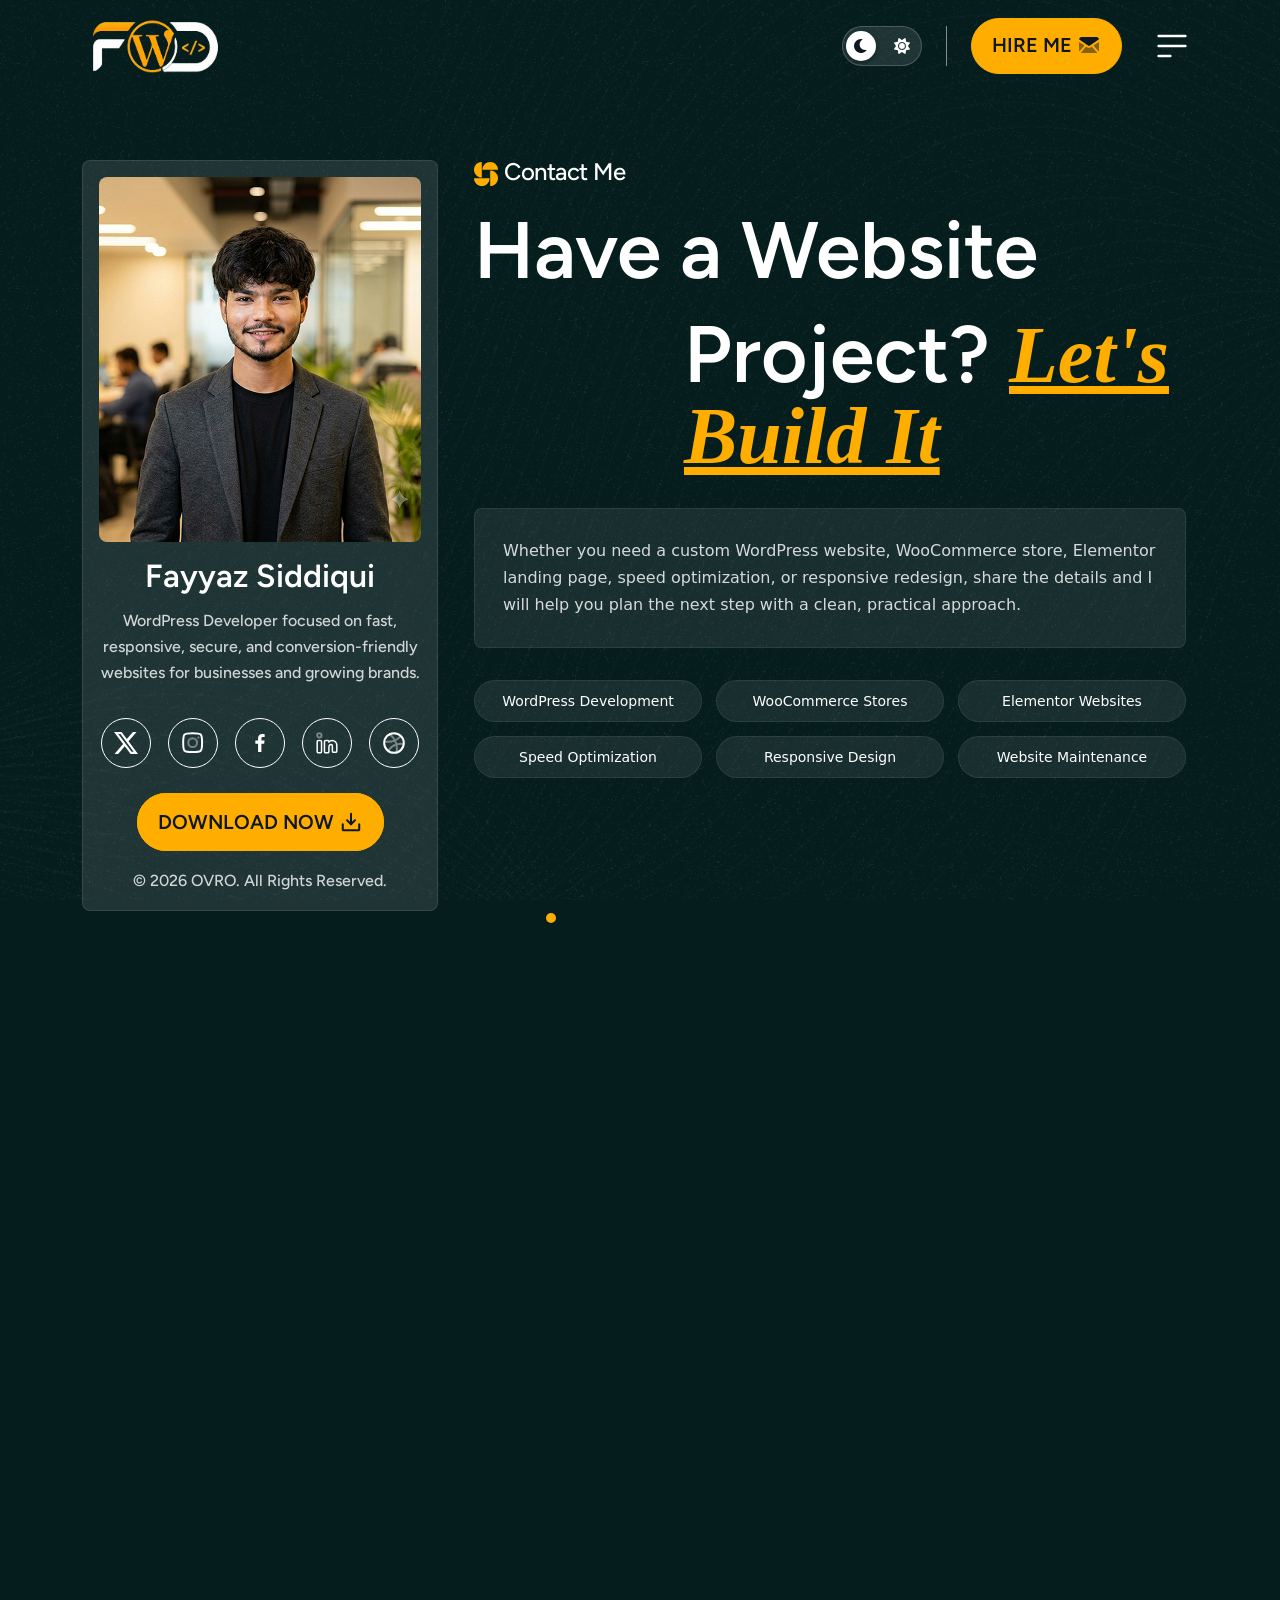
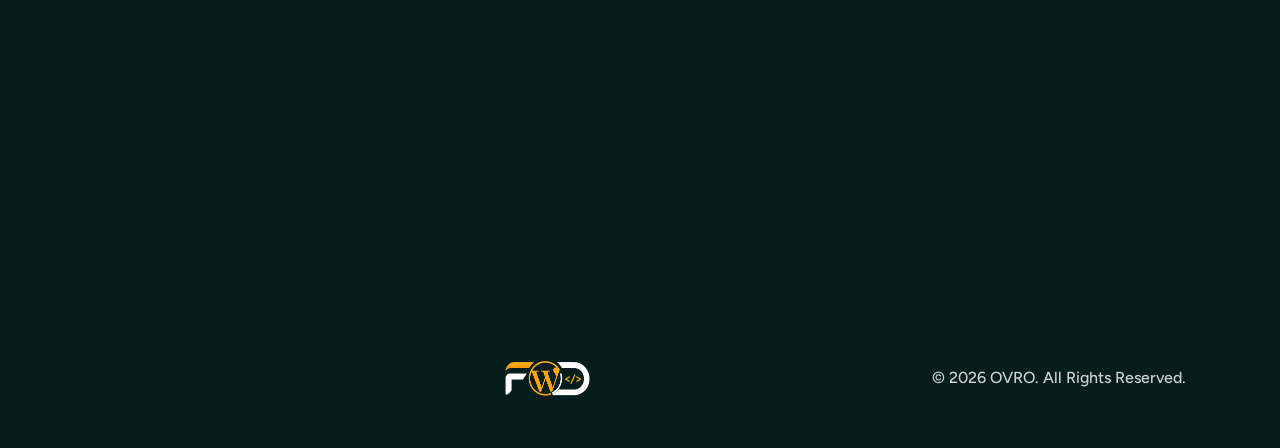
<file: contact.html>
<!DOCTYPE html>
<html lang="en">

<head>
  <meta charset="UTF-8">
  <meta name="viewport" content="width=device-width, initial-scale=1.0">
  <title>Contact Fayyaz Siddiqui | WordPress Developer</title>

  <link rel="shortcut icon" href="assets/img/logo/fav-logo1.png" type="image/x-icon">

  <link rel="stylesheet" href="assets/css/plugins/bootstrap.min.css">
  <link rel="stylesheet" href="assets/css/plugins/aos.css">
  <link rel="stylesheet" href="assets/css/plugins/fontawesome.css">
  <link rel="stylesheet" href="assets/css/plugins/magnific-popup.css">
  <link rel="stylesheet" href="assets/css/plugins/owlcarousel.min.css">
  <link rel="stylesheet" href="assets/css/plugins/sidebar.css">
  <link rel="stylesheet" href="assets/css/plugins/slick-slider.css">
  <link rel="stylesheet" href="assets/css/plugins/nice-select.css">
  <link rel="stylesheet" href="assets/css/main.css">

  <style>
    .contact-page-area .contact-intro {
      border-radius: 8px;
      background: rgba(255, 255, 255, 0.08);
      padding: 28px;
      border: 1px solid rgba(255, 255, 255, 0.08);
    }

    .contact-page-area .contact-intro p {
      color: #ffffff;
      opacity: 0.82;
      margin: 0;
      font-size: 16px;
      line-height: 1.7;
    }

    .contact-page-area .contact-info-grid {
      display: grid;
      grid-template-columns: repeat(2, minmax(0, 1fr));
      gap: 18px;
    }

    .contact-page-area .contact-info-card {
      border-radius: 8px;
      background: rgba(255, 255, 255, 0.08);
      padding: 22px;
      border: 1px solid rgba(255, 255, 255, 0.08);
      min-height: 142px;
    }

    .contact-page-area .contact-info-card .icon {
      width: 44px;
      height: 44px;
      display: inline-flex;
      align-items: center;
      justify-content: center;
      border-radius: 50%;
      background: #ffae00;
      color: #111111;
      margin-bottom: 18px;
      font-size: 18px;
    }

    .contact-page-area .contact-info-card h4 {
      color: #ffffff;
      font-size: 18px;
      font-weight: 700;
      margin-bottom: 8px;
    }

    .contact-page-area .contact-info-card p,
    .contact-page-area .contact-info-card a {
      color: #ffffff;
      opacity: 0.78;
      font-size: 15px;
      line-height: 1.6;
      margin: 0;
    }

    .contact-page-area .contact-info-card a:hover {
      color: #ffae00;
      opacity: 1;
    }

    .contact-page-area .project-fit-list {
      display: grid;
      grid-template-columns: repeat(3, minmax(0, 1fr));
      gap: 14px;
    }

    .contact-page-area .project-fit-list span {
      color: #ffffff;
      background: rgba(255, 255, 255, 0.08);
      border: 1px solid rgba(255, 255, 255, 0.08);
      border-radius: 999px;
      padding: 11px 14px;
      font-size: 14px;
      text-align: center;
      line-height: 1.3;
    }

    .light-mode .contact-page-area .contact-intro,
    .light-mode .contact-page-area .contact-info-card,
    .light-mode .contact-page-area .project-fit-list span {
      background: rgba(0, 0, 0, 0.04);
      border-color: rgba(0, 0, 0, 0.08);
    }

    .light-mode .contact-page-area .contact-intro p,
    .light-mode .contact-page-area .contact-info-card h4,
    .light-mode .contact-page-area .contact-info-card p,
    .light-mode .contact-page-area .contact-info-card a,
    .light-mode .contact-page-area .project-fit-list span {
      color: #111111;
    }

    @media (max-width: 767px) {
      .contact-page-area .contact-info-grid,
      .contact-page-area .project-fit-list {
        grid-template-columns: 1fr;
      }
    }
  </style>

  <script src="assets/js/plugins/jquery-3-7-1.min.js"></script>
</head>

<body class="body1">
  <div id="preloader">
    <div id="loader"></div>
  </div>

  <div class="procus-cursor" style="transform: translate3d(calc(-50% + 1919px), calc(-50% + 787px), 0px);"></div>
  <div class="procus-cursor2" style="left: 551px; top: 918px;"></div>

  <div class="paginacontainer">
    <div class="progress-wrap">
      <svg class="progress-circle svg-content" width="100%" height="100%" viewBox="-1 -1 102 102">
        <path d="M50,1 a49,49 0 0,1 0,98 a49,49 0 0,1 0,-98" />
      </svg>
    </div>
  </div>

  <div class="header-site-icon">
    <div class="slide-bar slide-bar1">
      <div class="sidebar-info">
        <div class="sidebar-logo">
          <a href="index.html"><img src="assets/img/logo/f-logo.png" alt="logo"></a>
          <div class="close-mobile-menu">
            <a><i class="fa-solid fa-xmark"></i></a>
          </div>
        </div>
        <div class="sidebar-content">
          <ul>
            <li><a href="index.html#list-item-1">Home</a></li>
            <li><a href="index.html#list-item-2">About Us</a></li>
            <li><a href="index.html#list-item-3">Service</a></li>
            <li><a href="index.html#list-item-4">Skill</a></li>
            <li><a href="index.html#list-item-5">Portfolio</a></li>
            <li><a href="index.html#list-item-6">Testimonial</a></li>
            <li><a href="index.html#list-item-7">Blogs</a></li>
            <li><a href="contact.html">Contact</a></li>
          </ul>
        </div>
        <div class="space32"></div>
        <div class="space16"></div>
        <div class="btn-area">
          <a href="contact.html" class="vl-btn1">Get in touch now <img src="assets/img/icons/mail1.svg" alt=""></a>
        </div>
        <div class="space40"></div>
        <div class="social-link-area">
          <h3 class="sidebar-heading">Social Links</h3>
          <ul>
            <li>
              <a href="#"><i class="fa-brands fa-facebook-f"></i></a>
              <a href="#"><i class="fa-brands fa-instagram"></i></a>
              <a href="#"><i class="fa-brands fa-linkedin-in"></i></a>
              <a href="#"><i class="fa-brands fa-pinterest-p"></i></a>
              <a href="#"><i class="fa-brands fa-youtube"></i></a>
            </li>
          </ul>
        </div>
      </div>
    </div>
  </div>

  <header>
    <div class="header-area homepage1 header header-sticky" id="header">
      <div class="container">
        <div class="row">
          <div class="col-lg-12">
            <div class="header-elements">
              <div class="site-logo">
                <a href="index.html"><img src="assets/img/logo/f-logo.png" alt=""></a>
              </div>
              <div class="btn-area d-lg-flex">
                <div class="theme-toggle-container">
                  <label class="theme-switch">
                    <input type="checkbox" id="theme-toggle">
                    <span class="slider">
                      <i class="fas fa-moon icon moon-icon"></i>
                      <i class="fas fa-sun icon sun-icon"></i>
                    </span>
                  </label>
                </div>
                <a href="contact.html" class="vl-btn1">HIRE ME <span><img src="assets/img/icons/mail1.svg" alt=""></span></a>
                <button class="hamburger_menu"><img src="assets/img/icons/bars-icons1.svg" alt=""></button>
              </div>
            </div>
          </div>
        </div>
      </div>
    </div>
  </header>

  <div class="main-hero-area parallaxie">
    <div class="container">
      <div class="row">
        <div class="col-lg-4">
          <div class="personal-contact-box" data-aos="fade-right" data-aos-duration="1000">
            <div class="img1 image-anime reveal">
              <img src="assets/img/all-images/hero/hero-img01.png" alt="">
            </div>
            <div class="space18"></div>
            <h3>Fayyaz Siddiqui</h3>
            <div class="space16"></div>
            <p>WordPress Developer focused on fast, responsive, secure, and conversion-friendly websites for businesses and growing brands.</p>
            <div class="space32"></div>
            <ul>
              <li><a href="#"><img src="assets/img/icons/s-icon1.svg" alt=""></a></li>
              <li><a href="#"><img src="assets/img/icons/s-icon2.svg" alt=""></a></li>
              <li><a href="#"><img src="assets/img/icons/s-icon3.svg" alt=""></a></li>
              <li><a href="#"><img src="assets/img/icons/s-icon4.svg" alt=""></a></li>
              <li><a href="#" class="m-0"><img src="assets/img/icons/s-icon5.svg" alt=""></a></li>
            </ul>
            <div class="space44"></div>
            <div class="btn-area1 text-center">
              <a href="assets/img/all-images/hero/cv.pdf" download class="vl-btn1">Download Now <img src="assets/img/icons/download1.svg" alt=""></a>
            </div>
            <div class="space32"></div>
            <p>&copy; 2026 OVRO. All Rights Reserved.</p>
          </div>
        </div>

        <div class="col-lg-8">
          <div class="contact-page-area">
            <div class="contact-section-area">
              <div class="container">
                <div class="row">
                  <div class="col-lg-12">
                    <div class="contact-heading heading1">
                      <h5 data-aos="fade-left" data-aos-duration="900"><img src="assets/img/icons/sublogo1.svg" alt="">Contact Me</h5>
                      <div class="space24"></div>
                      <h2 data-aos="fade-left" data-aos-duration="1000">Have a Website</h2>
                      <div class="space24"></div>
                      <h2 class="head" data-aos="fade-left" data-aos-duration="1100">Project? <span>Let's Build It</span></h2>
                    </div>

                    <div class="space32"></div>
                    <div class="contact-intro" data-aos="fade-up" data-aos-duration="900">
                      <p>Whether you need a custom WordPress website, WooCommerce store, Elementor landing page, speed optimization, or responsive redesign, share the details and I will help you plan the next step with a clean, practical approach.</p>
                    </div>

                    <div class="space32"></div>
                    <div class="project-fit-list" data-aos="fade-up" data-aos-duration="950">
                      <span>WordPress Development</span>
                      <span>WooCommerce Stores</span>
                      <span>Elementor Websites</span>
                      <span>Speed Optimization</span>
                      <span>Responsive Design</span>
                      <span>Website Maintenance</span>
                    </div>

                    <div class="space32"></div>
                    <div class="contact-info-grid">
                      <div class="contact-info-card" data-aos="fade-up" data-aos-duration="900">
                        <div class="icon"><i class="fa-solid fa-envelope"></i></div>
                        <h4>Email</h4>
                        <p>Use the project form below to start the conversation.</p>
                      </div>
                      <div class="contact-info-card" data-aos="fade-up" data-aos-duration="1000">
                        <div class="icon"><i class="fa-solid fa-phone"></i></div>
                        <h4>Phone</h4>
                        <p>Available on request after the first project discussion.</p>
                      </div>
                      <div class="contact-info-card" data-aos="fade-up" data-aos-duration="1100">
                        <div class="icon"><i class="fa-solid fa-location-dot"></i></div>
                        <h4>Location</h4>
                        <p>Pakistan, available for remote projects worldwide.</p>
                      </div>
                      <div class="contact-info-card" data-aos="fade-up" data-aos-duration="1200">
                        <div class="icon"><i class="fa-solid fa-clock"></i></div>
                        <h4>Response Time</h4>
                        <p>I usually respond within 24 hours on business days.</p>
                      </div>
                    </div>

                    <div class="space50"></div>
                    <div class="contact-boxarea" data-aos="zoom-in" data-aos-duration="1000">
                      <h3>Tell Me About Your Project</h3>
                      <div class="space12"></div>
                      <form>
                        <div class="row">
                          <div class="col-lg-6 col-md-6">
                            <div class="input-area">
                              <input type="text" placeholder="Full Name">
                            </div>
                          </div>
                          <div class="col-lg-6 col-md-6">
                            <div class="input-area">
                              <input type="email" placeholder="Email Address">
                            </div>
                          </div>
                          <div class="col-lg-6 col-md-6">
                            <div class="input-area">
                              <input type="number" placeholder="Phone Number">
                            </div>
                          </div>
                          <div class="col-lg-6 col-md-6">
                            <div class="input-area">
                              <input type="text" placeholder="Project Type">
                            </div>
                          </div>
                          <div class="col-lg-12">
                            <div class="input-area">
                              <input type="text" placeholder="Budget / Timeline (optional)">
                            </div>
                          </div>
                          <div class="col-lg-12">
                            <div class="input-area">
                              <textarea placeholder="Tell me about your website goals"></textarea>
                            </div>
                          </div>
                          <div class="col-lg-12">
                            <div class="input-area">
                              <button type="submit" class="vl-btn1">Send Message <img src="assets/img/icons/mail1.svg" alt=""></button>
                            </div>
                          </div>
                        </div>
                      </form>
                    </div>
                  </div>

                  <div class="col-lg-12">
                    <div class="space50"></div>
                    <div class="footer-area">
                      <div class="btn-area1">
                        <a href="index.html"><img src="assets/img/logo/f-logo.png" alt=""></a>
                      </div>
                      <p>&copy; 2026 OVRO. All Rights Reserved.</p>
                    </div>
                  </div>
                </div>
              </div>
            </div>
          </div>
        </div>
      </div>
    </div>
  </div>

  <script src="assets/js/plugins/bootstrap.min.js"></script>
  <script src="assets/js/plugins/fontawesome.js"></script>
  <script src="assets/js/plugins/aos.js"></script>
  <script src="assets/js/plugins/counter.js"></script>
  <script src="assets/js/plugins/sidebar.js"></script>
  <script src="assets/js/plugins/magnific-popup.js"></script>
  <script src="assets/js/plugins/owlcarousel.min.js"></script>
  <script src="assets/js/plugins/nice-select.js"></script>
  <script src="assets/js/plugins/waypoints.js"></script>
  <script src="assets/js/plugins/slick-slider.js"></script>
  <script src="assets/js/plugins/gsap.min.js"></script>
  <script src="assets/js/plugins/ScrollTrigger.min.js"></script>
  <script src="assets/js/plugins/Splitetext.js"></script>
  <script src="assets/js/plugins/SmoothScroll.js"></script>
  <script src="assets/js/plugins/parallax.js"></script>
  <script src="assets/js/main.js"></script>
</body>

</html>
</file>
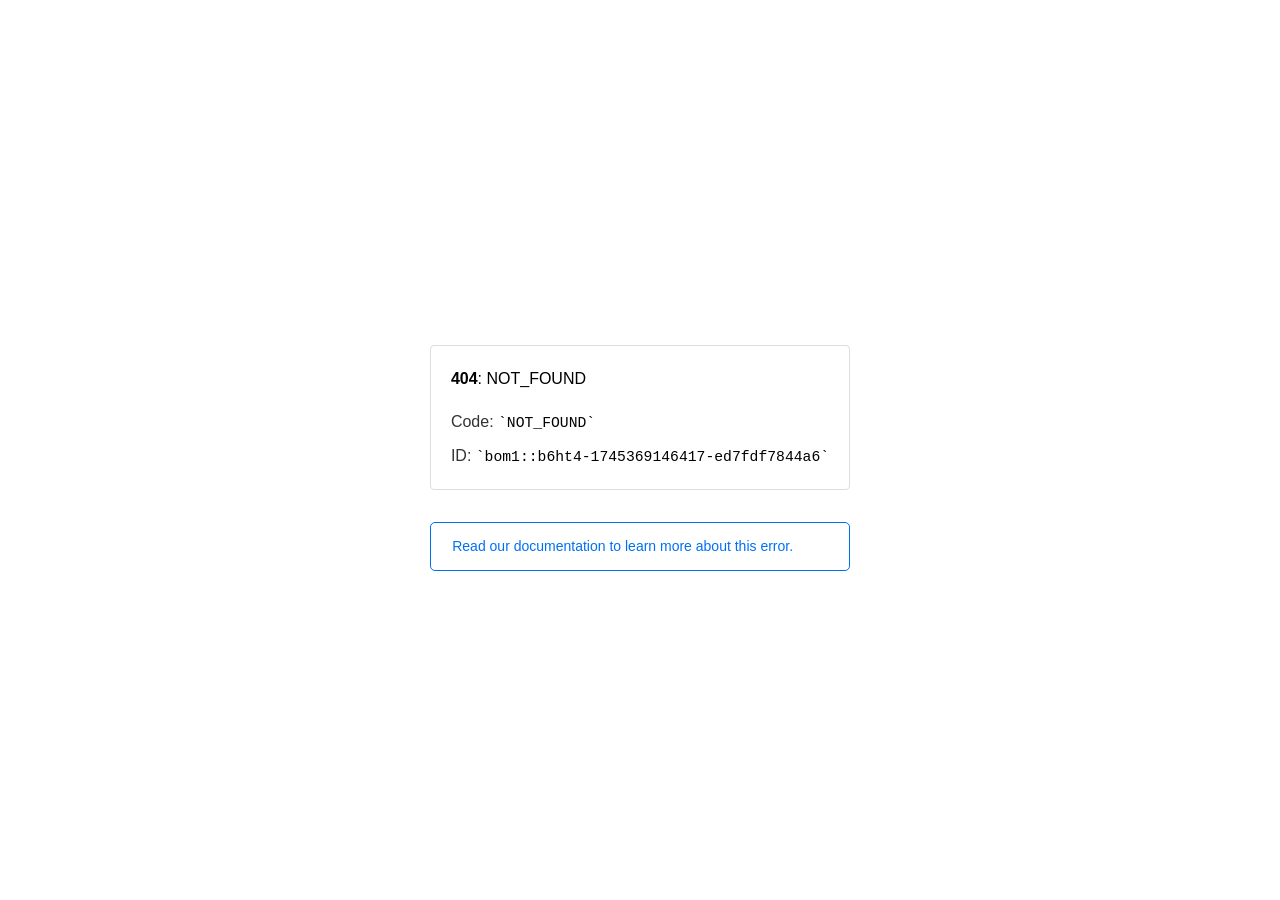
<file: assets/css/fonts/fa-brands-400.html>
<!doctype html><html lang=en><meta charset=utf-8><meta name=viewport content="width=device-width,initial-scale=1"><meta name=theme-color content=#000><title>404: NOT_FOUND</title><style>html{font-size:62.5%;box-sizing:border-box;height:-webkit-fill-available}*,::after,::before{box-sizing:inherit}body{font-family:sf pro text,sf pro icons,helvetica neue,helvetica,arial,sans-serif;font-size:1.6rem;line-height:1.65;word-break:break-word;font-kerning:auto;font-variant:normal;-webkit-font-smoothing:antialiased;-moz-osx-font-smoothing:grayscale;text-rendering:optimizeLegibility;hyphens:auto;height:100vh;height:-webkit-fill-available;max-height:100vh;max-height:-webkit-fill-available;margin:0}::selection{background:#79ffe1}::-moz-selection{background:#79ffe1}a{cursor:pointer;color:#0070f3;text-decoration:none;transition:all .2s ease;border-bottom:1px solid #0000}a:hover{border-bottom:1px solid #0070f3}ul{padding:0;margin-left:1.5em;list-style-type:none}li{margin-bottom:10px}ul li:before{content:'\02013'}li:before{display:inline-block;color:#ccc;position:absolute;margin-left:-18px;transition:color .2s ease}code{font-family:Menlo,Monaco,Lucida Console,Liberation Mono,DejaVu Sans Mono,Bitstream Vera Sans Mono,Courier New,monospace,serif;font-size:.92em}code:after,code:before{content:'`'}.container{display:flex;justify-content:center;flex-direction:column;min-height:100%}main{max-width:80rem;padding:4rem 6rem;margin:auto}ul{margin-bottom:32px}.error-title{font-size:2rem;padding-left:22px;line-height:1.5;margin-bottom:24px}.error-title-guilty{border-left:2px solid #ed367f}.error-title-innocent{border-left:2px solid #59b89c}@media(max-width:500px){.owner-error{display:none}}main p{color:#333}.devinfo-container{border:1px solid #ddd;border-radius:4px;padding:2rem;display:flex;flex-direction:column;margin-bottom:32px}.error-code{margin:0;font-size:1.6rem;color:#000;margin-bottom:1.6rem}.devinfo-line{color:#333}.devinfo-line code,code,li{color:#000}.devinfo-line:not(:last-child){margin-bottom:8px}.docs-link,.contact-link{font-weight:500}header,footer,footer a{display:flex;justify-content:center;align-items:center}header,footer{min-height:100px;height:100px}header{border-bottom:1px solid #eaeaea}header h1{font-size:1.8rem;margin:0;font-weight:500}header p{font-size:1.3rem;margin:0;font-weight:500}.header-item{display:flex;padding:0 2rem;margin:2rem 0;text-decoration:line-through;color:#999}.header-item.active{color:#ff0080;text-decoration:none}.header-item.first{border-right:1px solid #eaeaea}.header-item-content{display:flex;flex-direction:column}.header-item-icon{margin-right:1rem;margin-top:.6rem}footer{border-top:1px solid #eaeaea}footer a{color:#000}footer a:hover{border-bottom-color:#0000}footer svg{margin-left:.8rem}.note{padding:8pt 16pt;border-radius:5px;border:1px solid #0070f3;font-size:14px;line-height:1.8;color:#0070f3}@media(max-width:500px){.devinfo-container .devinfo-line code{margin-top:.4rem}.devinfo-container .devinfo-line:not(:last-child){margin-bottom:1.6rem}.devinfo-container{margin-bottom:0}header{flex-direction:column;height:auto;min-height:auto;align-items:flex-start}.header-item.first{border-right:none;margin-bottom:0}main{padding:1rem 2rem}body{font-size:1.4rem;line-height:1.55}footer{display:none}.note{margin-top:16px}}</style><div class=container><main><p class=devinfo-container><span class=error-code><strong>404</strong>: NOT_FOUND</span>
<span class=devinfo-line>Code: <code>NOT_FOUND</code></span>
<span class=devinfo-line>ID: <code>bom1::b6ht4-1745369146417-ed7fdf7844a6</code></p><a href=https://vercel.com/docs/errors/platform-error-codes#not_found class=owner-error><div class=note>Read our documentation to learn more about this error.</div></a></main></div>
</file>
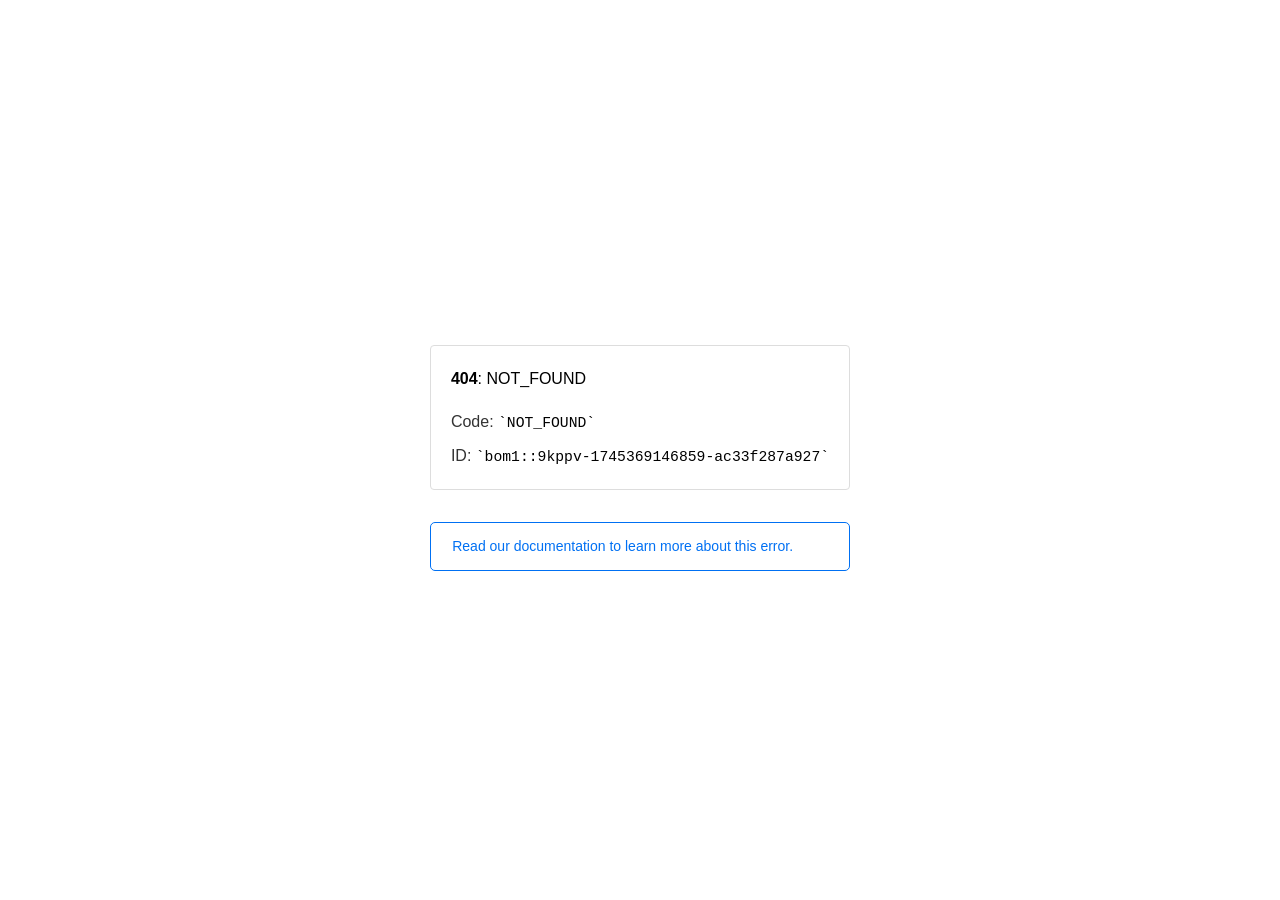
<file: assets/css/fonts/fa-duotone-900.html>
<!doctype html><html lang=en><meta charset=utf-8><meta name=viewport content="width=device-width,initial-scale=1"><meta name=theme-color content=#000><title>404: NOT_FOUND</title><style>html{font-size:62.5%;box-sizing:border-box;height:-webkit-fill-available}*,::after,::before{box-sizing:inherit}body{font-family:sf pro text,sf pro icons,helvetica neue,helvetica,arial,sans-serif;font-size:1.6rem;line-height:1.65;word-break:break-word;font-kerning:auto;font-variant:normal;-webkit-font-smoothing:antialiased;-moz-osx-font-smoothing:grayscale;text-rendering:optimizeLegibility;hyphens:auto;height:100vh;height:-webkit-fill-available;max-height:100vh;max-height:-webkit-fill-available;margin:0}::selection{background:#79ffe1}::-moz-selection{background:#79ffe1}a{cursor:pointer;color:#0070f3;text-decoration:none;transition:all .2s ease;border-bottom:1px solid #0000}a:hover{border-bottom:1px solid #0070f3}ul{padding:0;margin-left:1.5em;list-style-type:none}li{margin-bottom:10px}ul li:before{content:'\02013'}li:before{display:inline-block;color:#ccc;position:absolute;margin-left:-18px;transition:color .2s ease}code{font-family:Menlo,Monaco,Lucida Console,Liberation Mono,DejaVu Sans Mono,Bitstream Vera Sans Mono,Courier New,monospace,serif;font-size:.92em}code:after,code:before{content:'`'}.container{display:flex;justify-content:center;flex-direction:column;min-height:100%}main{max-width:80rem;padding:4rem 6rem;margin:auto}ul{margin-bottom:32px}.error-title{font-size:2rem;padding-left:22px;line-height:1.5;margin-bottom:24px}.error-title-guilty{border-left:2px solid #ed367f}.error-title-innocent{border-left:2px solid #59b89c}@media(max-width:500px){.owner-error{display:none}}main p{color:#333}.devinfo-container{border:1px solid #ddd;border-radius:4px;padding:2rem;display:flex;flex-direction:column;margin-bottom:32px}.error-code{margin:0;font-size:1.6rem;color:#000;margin-bottom:1.6rem}.devinfo-line{color:#333}.devinfo-line code,code,li{color:#000}.devinfo-line:not(:last-child){margin-bottom:8px}.docs-link,.contact-link{font-weight:500}header,footer,footer a{display:flex;justify-content:center;align-items:center}header,footer{min-height:100px;height:100px}header{border-bottom:1px solid #eaeaea}header h1{font-size:1.8rem;margin:0;font-weight:500}header p{font-size:1.3rem;margin:0;font-weight:500}.header-item{display:flex;padding:0 2rem;margin:2rem 0;text-decoration:line-through;color:#999}.header-item.active{color:#ff0080;text-decoration:none}.header-item.first{border-right:1px solid #eaeaea}.header-item-content{display:flex;flex-direction:column}.header-item-icon{margin-right:1rem;margin-top:.6rem}footer{border-top:1px solid #eaeaea}footer a{color:#000}footer a:hover{border-bottom-color:#0000}footer svg{margin-left:.8rem}.note{padding:8pt 16pt;border-radius:5px;border:1px solid #0070f3;font-size:14px;line-height:1.8;color:#0070f3}@media(max-width:500px){.devinfo-container .devinfo-line code{margin-top:.4rem}.devinfo-container .devinfo-line:not(:last-child){margin-bottom:1.6rem}.devinfo-container{margin-bottom:0}header{flex-direction:column;height:auto;min-height:auto;align-items:flex-start}.header-item.first{border-right:none;margin-bottom:0}main{padding:1rem 2rem}body{font-size:1.4rem;line-height:1.55}footer{display:none}.note{margin-top:16px}}</style><div class=container><main><p class=devinfo-container><span class=error-code><strong>404</strong>: NOT_FOUND</span>
<span class=devinfo-line>Code: <code>NOT_FOUND</code></span>
<span class=devinfo-line>ID: <code>bom1::9kppv-1745369146859-ac33f287a927</code></p><a href=https://vercel.com/docs/errors/platform-error-codes#not_found class=owner-error><div class=note>Read our documentation to learn more about this error.</div></a></main></div>
</file>
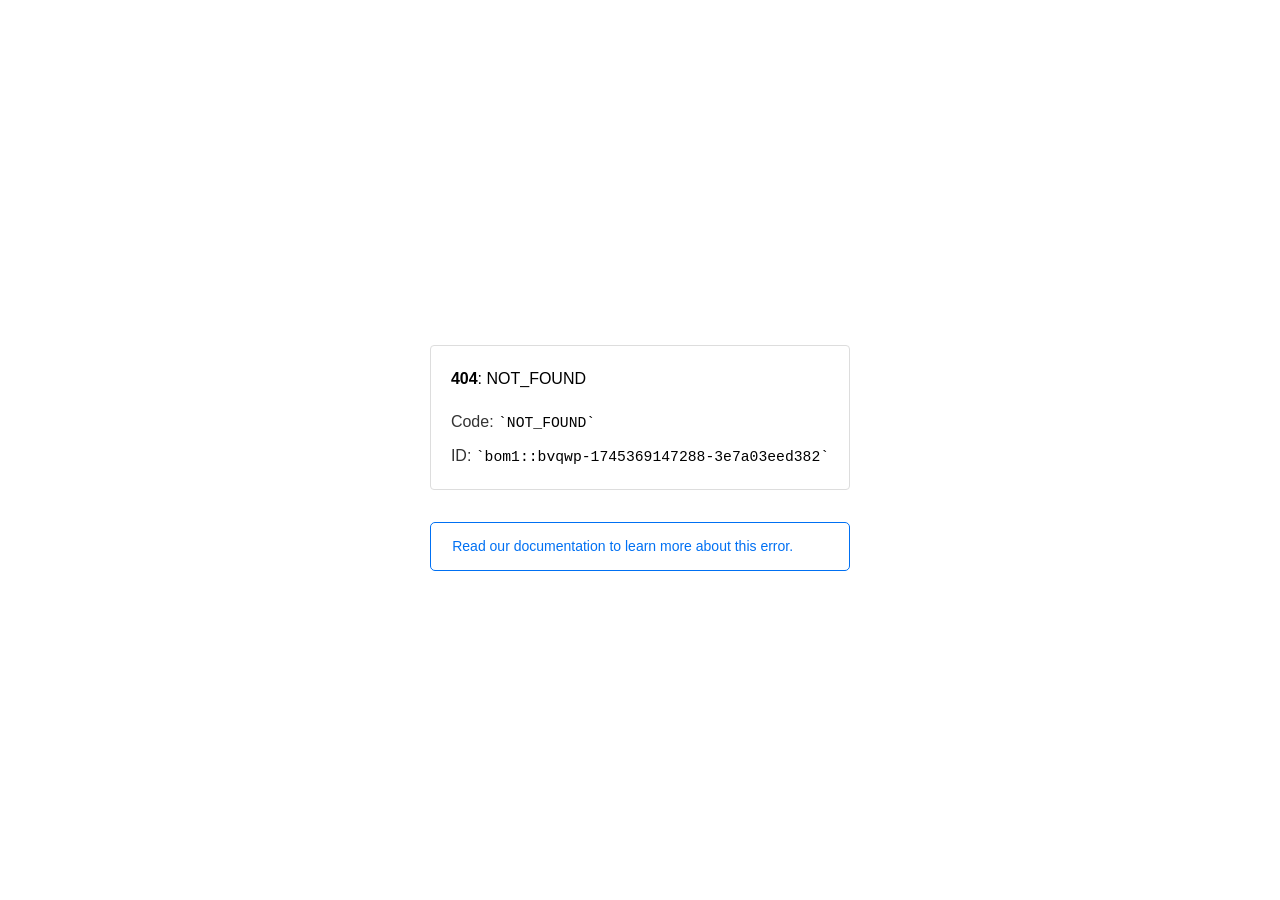
<file: assets/css/fonts/fa-duotone-901.html>
<!doctype html><html lang=en><meta charset=utf-8><meta name=viewport content="width=device-width,initial-scale=1"><meta name=theme-color content=#000><title>404: NOT_FOUND</title><style>html{font-size:62.5%;box-sizing:border-box;height:-webkit-fill-available}*,::after,::before{box-sizing:inherit}body{font-family:sf pro text,sf pro icons,helvetica neue,helvetica,arial,sans-serif;font-size:1.6rem;line-height:1.65;word-break:break-word;font-kerning:auto;font-variant:normal;-webkit-font-smoothing:antialiased;-moz-osx-font-smoothing:grayscale;text-rendering:optimizeLegibility;hyphens:auto;height:100vh;height:-webkit-fill-available;max-height:100vh;max-height:-webkit-fill-available;margin:0}::selection{background:#79ffe1}::-moz-selection{background:#79ffe1}a{cursor:pointer;color:#0070f3;text-decoration:none;transition:all .2s ease;border-bottom:1px solid #0000}a:hover{border-bottom:1px solid #0070f3}ul{padding:0;margin-left:1.5em;list-style-type:none}li{margin-bottom:10px}ul li:before{content:'\02013'}li:before{display:inline-block;color:#ccc;position:absolute;margin-left:-18px;transition:color .2s ease}code{font-family:Menlo,Monaco,Lucida Console,Liberation Mono,DejaVu Sans Mono,Bitstream Vera Sans Mono,Courier New,monospace,serif;font-size:.92em}code:after,code:before{content:'`'}.container{display:flex;justify-content:center;flex-direction:column;min-height:100%}main{max-width:80rem;padding:4rem 6rem;margin:auto}ul{margin-bottom:32px}.error-title{font-size:2rem;padding-left:22px;line-height:1.5;margin-bottom:24px}.error-title-guilty{border-left:2px solid #ed367f}.error-title-innocent{border-left:2px solid #59b89c}@media(max-width:500px){.owner-error{display:none}}main p{color:#333}.devinfo-container{border:1px solid #ddd;border-radius:4px;padding:2rem;display:flex;flex-direction:column;margin-bottom:32px}.error-code{margin:0;font-size:1.6rem;color:#000;margin-bottom:1.6rem}.devinfo-line{color:#333}.devinfo-line code,code,li{color:#000}.devinfo-line:not(:last-child){margin-bottom:8px}.docs-link,.contact-link{font-weight:500}header,footer,footer a{display:flex;justify-content:center;align-items:center}header,footer{min-height:100px;height:100px}header{border-bottom:1px solid #eaeaea}header h1{font-size:1.8rem;margin:0;font-weight:500}header p{font-size:1.3rem;margin:0;font-weight:500}.header-item{display:flex;padding:0 2rem;margin:2rem 0;text-decoration:line-through;color:#999}.header-item.active{color:#ff0080;text-decoration:none}.header-item.first{border-right:1px solid #eaeaea}.header-item-content{display:flex;flex-direction:column}.header-item-icon{margin-right:1rem;margin-top:.6rem}footer{border-top:1px solid #eaeaea}footer a{color:#000}footer a:hover{border-bottom-color:#0000}footer svg{margin-left:.8rem}.note{padding:8pt 16pt;border-radius:5px;border:1px solid #0070f3;font-size:14px;line-height:1.8;color:#0070f3}@media(max-width:500px){.devinfo-container .devinfo-line code{margin-top:.4rem}.devinfo-container .devinfo-line:not(:last-child){margin-bottom:1.6rem}.devinfo-container{margin-bottom:0}header{flex-direction:column;height:auto;min-height:auto;align-items:flex-start}.header-item.first{border-right:none;margin-bottom:0}main{padding:1rem 2rem}body{font-size:1.4rem;line-height:1.55}footer{display:none}.note{margin-top:16px}}</style><div class=container><main><p class=devinfo-container><span class=error-code><strong>404</strong>: NOT_FOUND</span>
<span class=devinfo-line>Code: <code>NOT_FOUND</code></span>
<span class=devinfo-line>ID: <code>bom1::bvqwp-1745369147288-3e7a03eed382</code></p><a href=https://vercel.com/docs/errors/platform-error-codes#not_found class=owner-error><div class=note>Read our documentation to learn more about this error.</div></a></main></div>
</file>
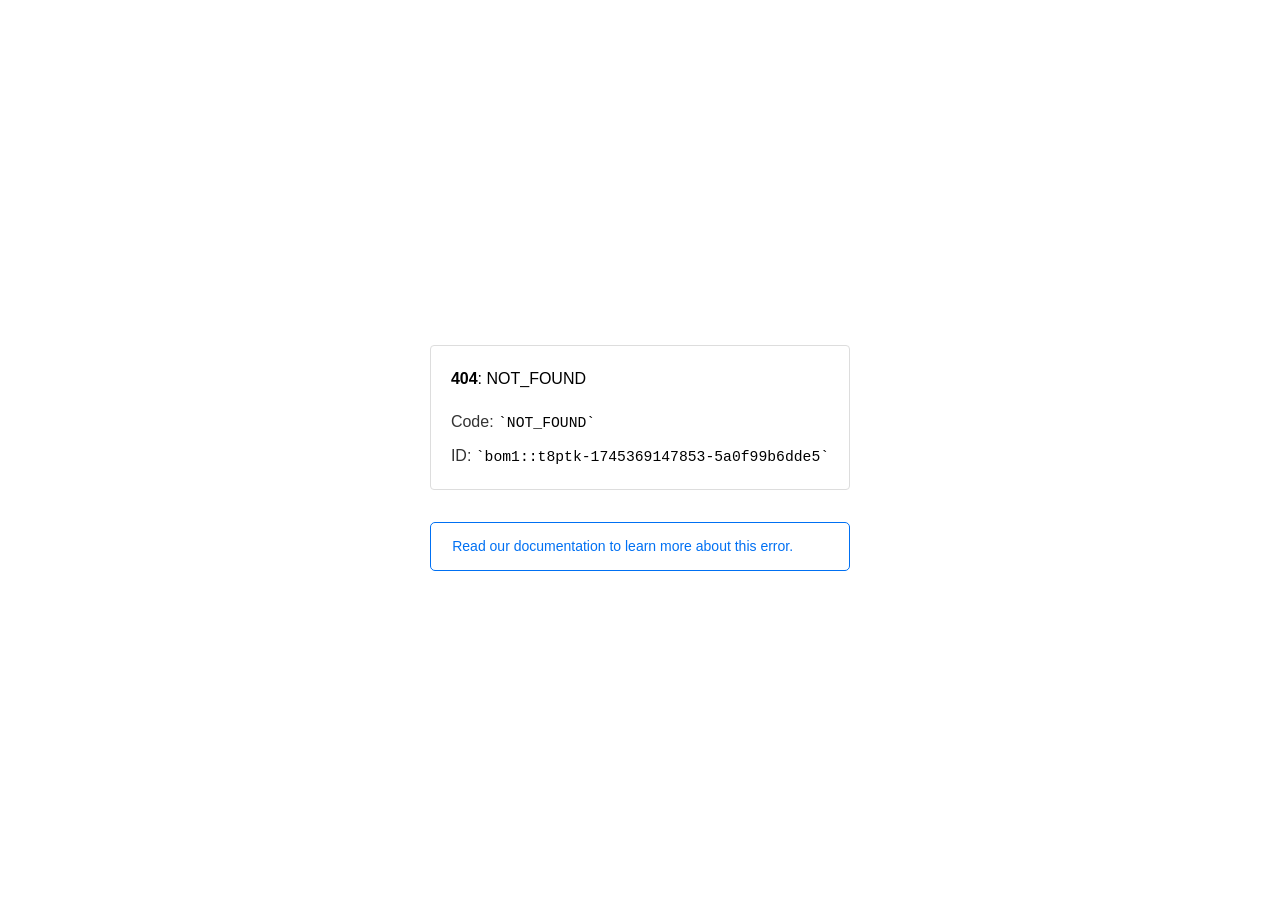
<file: assets/css/fonts/fa-light-300.html>
<!doctype html><html lang=en><meta charset=utf-8><meta name=viewport content="width=device-width,initial-scale=1"><meta name=theme-color content=#000><title>404: NOT_FOUND</title><style>html{font-size:62.5%;box-sizing:border-box;height:-webkit-fill-available}*,::after,::before{box-sizing:inherit}body{font-family:sf pro text,sf pro icons,helvetica neue,helvetica,arial,sans-serif;font-size:1.6rem;line-height:1.65;word-break:break-word;font-kerning:auto;font-variant:normal;-webkit-font-smoothing:antialiased;-moz-osx-font-smoothing:grayscale;text-rendering:optimizeLegibility;hyphens:auto;height:100vh;height:-webkit-fill-available;max-height:100vh;max-height:-webkit-fill-available;margin:0}::selection{background:#79ffe1}::-moz-selection{background:#79ffe1}a{cursor:pointer;color:#0070f3;text-decoration:none;transition:all .2s ease;border-bottom:1px solid #0000}a:hover{border-bottom:1px solid #0070f3}ul{padding:0;margin-left:1.5em;list-style-type:none}li{margin-bottom:10px}ul li:before{content:'\02013'}li:before{display:inline-block;color:#ccc;position:absolute;margin-left:-18px;transition:color .2s ease}code{font-family:Menlo,Monaco,Lucida Console,Liberation Mono,DejaVu Sans Mono,Bitstream Vera Sans Mono,Courier New,monospace,serif;font-size:.92em}code:after,code:before{content:'`'}.container{display:flex;justify-content:center;flex-direction:column;min-height:100%}main{max-width:80rem;padding:4rem 6rem;margin:auto}ul{margin-bottom:32px}.error-title{font-size:2rem;padding-left:22px;line-height:1.5;margin-bottom:24px}.error-title-guilty{border-left:2px solid #ed367f}.error-title-innocent{border-left:2px solid #59b89c}@media(max-width:500px){.owner-error{display:none}}main p{color:#333}.devinfo-container{border:1px solid #ddd;border-radius:4px;padding:2rem;display:flex;flex-direction:column;margin-bottom:32px}.error-code{margin:0;font-size:1.6rem;color:#000;margin-bottom:1.6rem}.devinfo-line{color:#333}.devinfo-line code,code,li{color:#000}.devinfo-line:not(:last-child){margin-bottom:8px}.docs-link,.contact-link{font-weight:500}header,footer,footer a{display:flex;justify-content:center;align-items:center}header,footer{min-height:100px;height:100px}header{border-bottom:1px solid #eaeaea}header h1{font-size:1.8rem;margin:0;font-weight:500}header p{font-size:1.3rem;margin:0;font-weight:500}.header-item{display:flex;padding:0 2rem;margin:2rem 0;text-decoration:line-through;color:#999}.header-item.active{color:#ff0080;text-decoration:none}.header-item.first{border-right:1px solid #eaeaea}.header-item-content{display:flex;flex-direction:column}.header-item-icon{margin-right:1rem;margin-top:.6rem}footer{border-top:1px solid #eaeaea}footer a{color:#000}footer a:hover{border-bottom-color:#0000}footer svg{margin-left:.8rem}.note{padding:8pt 16pt;border-radius:5px;border:1px solid #0070f3;font-size:14px;line-height:1.8;color:#0070f3}@media(max-width:500px){.devinfo-container .devinfo-line code{margin-top:.4rem}.devinfo-container .devinfo-line:not(:last-child){margin-bottom:1.6rem}.devinfo-container{margin-bottom:0}header{flex-direction:column;height:auto;min-height:auto;align-items:flex-start}.header-item.first{border-right:none;margin-bottom:0}main{padding:1rem 2rem}body{font-size:1.4rem;line-height:1.55}footer{display:none}.note{margin-top:16px}}</style><div class=container><main><p class=devinfo-container><span class=error-code><strong>404</strong>: NOT_FOUND</span>
<span class=devinfo-line>Code: <code>NOT_FOUND</code></span>
<span class=devinfo-line>ID: <code>bom1::t8ptk-1745369147853-5a0f99b6dde5</code></p><a href=https://vercel.com/docs/errors/platform-error-codes#not_found class=owner-error><div class=note>Read our documentation to learn more about this error.</div></a></main></div>
</file>
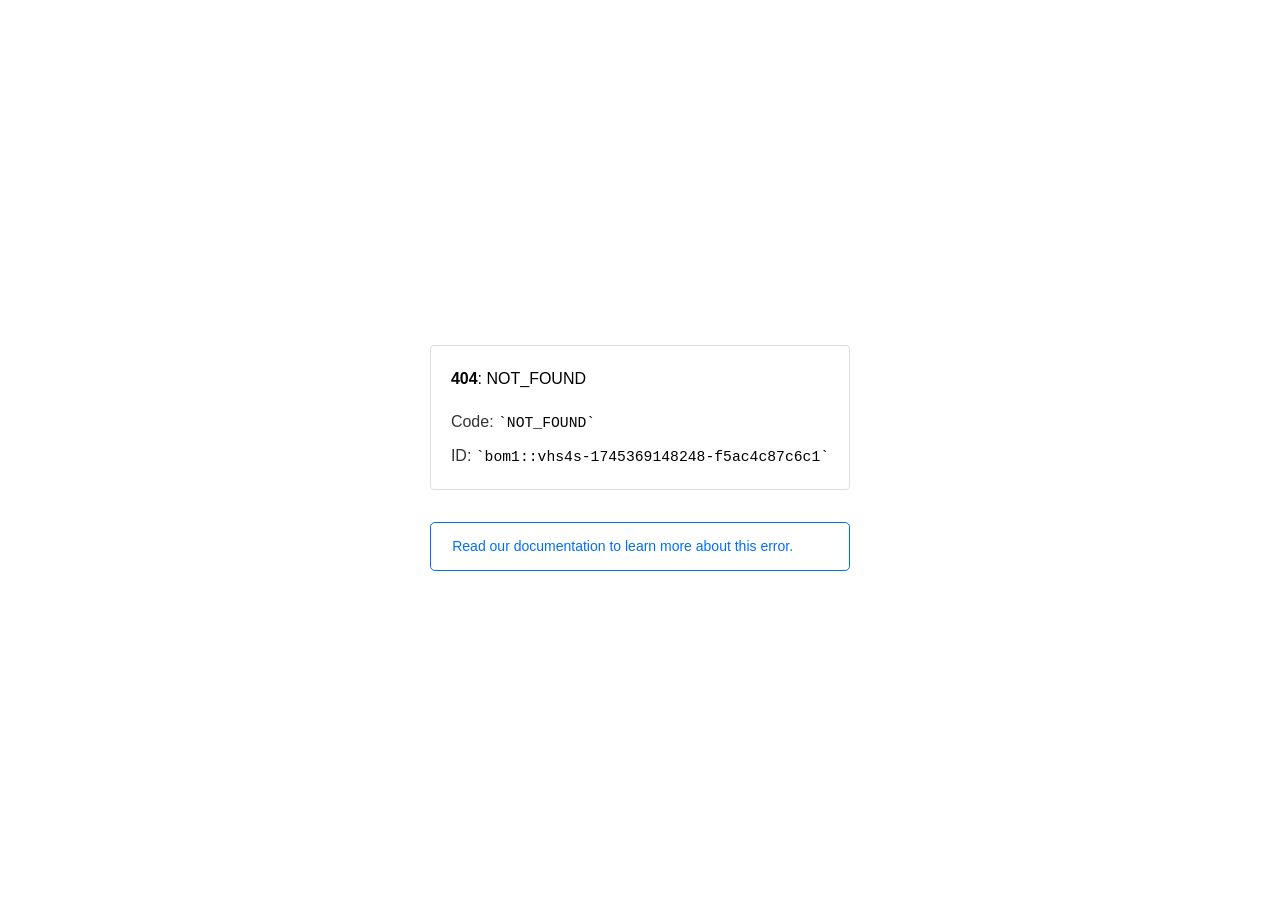
<file: assets/css/fonts/fa-light-301.html>
<!doctype html><html lang=en><meta charset=utf-8><meta name=viewport content="width=device-width,initial-scale=1"><meta name=theme-color content=#000><title>404: NOT_FOUND</title><style>html{font-size:62.5%;box-sizing:border-box;height:-webkit-fill-available}*,::after,::before{box-sizing:inherit}body{font-family:sf pro text,sf pro icons,helvetica neue,helvetica,arial,sans-serif;font-size:1.6rem;line-height:1.65;word-break:break-word;font-kerning:auto;font-variant:normal;-webkit-font-smoothing:antialiased;-moz-osx-font-smoothing:grayscale;text-rendering:optimizeLegibility;hyphens:auto;height:100vh;height:-webkit-fill-available;max-height:100vh;max-height:-webkit-fill-available;margin:0}::selection{background:#79ffe1}::-moz-selection{background:#79ffe1}a{cursor:pointer;color:#0070f3;text-decoration:none;transition:all .2s ease;border-bottom:1px solid #0000}a:hover{border-bottom:1px solid #0070f3}ul{padding:0;margin-left:1.5em;list-style-type:none}li{margin-bottom:10px}ul li:before{content:'\02013'}li:before{display:inline-block;color:#ccc;position:absolute;margin-left:-18px;transition:color .2s ease}code{font-family:Menlo,Monaco,Lucida Console,Liberation Mono,DejaVu Sans Mono,Bitstream Vera Sans Mono,Courier New,monospace,serif;font-size:.92em}code:after,code:before{content:'`'}.container{display:flex;justify-content:center;flex-direction:column;min-height:100%}main{max-width:80rem;padding:4rem 6rem;margin:auto}ul{margin-bottom:32px}.error-title{font-size:2rem;padding-left:22px;line-height:1.5;margin-bottom:24px}.error-title-guilty{border-left:2px solid #ed367f}.error-title-innocent{border-left:2px solid #59b89c}@media(max-width:500px){.owner-error{display:none}}main p{color:#333}.devinfo-container{border:1px solid #ddd;border-radius:4px;padding:2rem;display:flex;flex-direction:column;margin-bottom:32px}.error-code{margin:0;font-size:1.6rem;color:#000;margin-bottom:1.6rem}.devinfo-line{color:#333}.devinfo-line code,code,li{color:#000}.devinfo-line:not(:last-child){margin-bottom:8px}.docs-link,.contact-link{font-weight:500}header,footer,footer a{display:flex;justify-content:center;align-items:center}header,footer{min-height:100px;height:100px}header{border-bottom:1px solid #eaeaea}header h1{font-size:1.8rem;margin:0;font-weight:500}header p{font-size:1.3rem;margin:0;font-weight:500}.header-item{display:flex;padding:0 2rem;margin:2rem 0;text-decoration:line-through;color:#999}.header-item.active{color:#ff0080;text-decoration:none}.header-item.first{border-right:1px solid #eaeaea}.header-item-content{display:flex;flex-direction:column}.header-item-icon{margin-right:1rem;margin-top:.6rem}footer{border-top:1px solid #eaeaea}footer a{color:#000}footer a:hover{border-bottom-color:#0000}footer svg{margin-left:.8rem}.note{padding:8pt 16pt;border-radius:5px;border:1px solid #0070f3;font-size:14px;line-height:1.8;color:#0070f3}@media(max-width:500px){.devinfo-container .devinfo-line code{margin-top:.4rem}.devinfo-container .devinfo-line:not(:last-child){margin-bottom:1.6rem}.devinfo-container{margin-bottom:0}header{flex-direction:column;height:auto;min-height:auto;align-items:flex-start}.header-item.first{border-right:none;margin-bottom:0}main{padding:1rem 2rem}body{font-size:1.4rem;line-height:1.55}footer{display:none}.note{margin-top:16px}}</style><div class=container><main><p class=devinfo-container><span class=error-code><strong>404</strong>: NOT_FOUND</span>
<span class=devinfo-line>Code: <code>NOT_FOUND</code></span>
<span class=devinfo-line>ID: <code>bom1::vhs4s-1745369148248-f5ac4c87c6c1</code></p><a href=https://vercel.com/docs/errors/platform-error-codes#not_found class=owner-error><div class=note>Read our documentation to learn more about this error.</div></a></main></div>
</file>
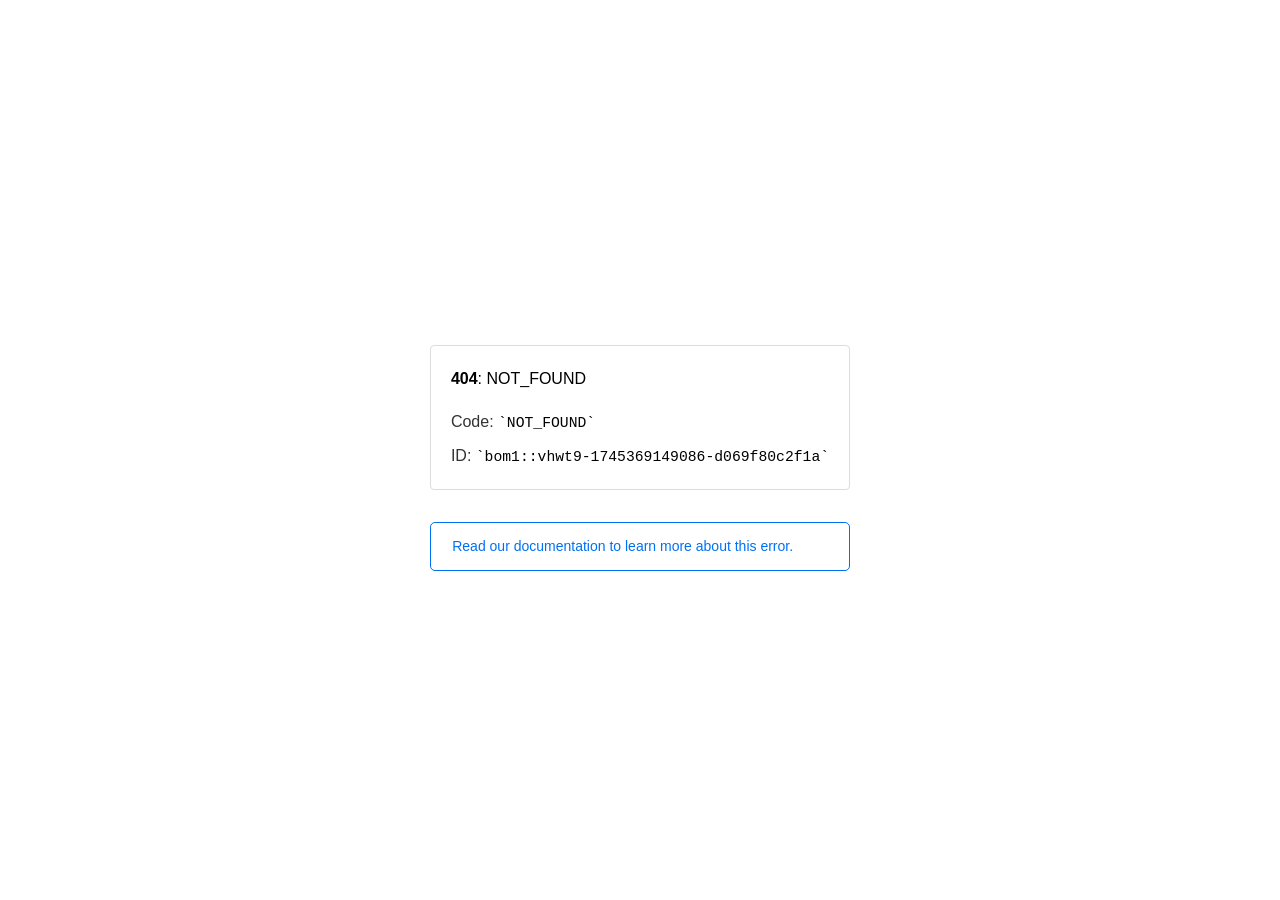
<file: assets/css/fonts/fa-regular-400.html>
<!doctype html><html lang=en><meta charset=utf-8><meta name=viewport content="width=device-width,initial-scale=1"><meta name=theme-color content=#000><title>404: NOT_FOUND</title><style>html{font-size:62.5%;box-sizing:border-box;height:-webkit-fill-available}*,::after,::before{box-sizing:inherit}body{font-family:sf pro text,sf pro icons,helvetica neue,helvetica,arial,sans-serif;font-size:1.6rem;line-height:1.65;word-break:break-word;font-kerning:auto;font-variant:normal;-webkit-font-smoothing:antialiased;-moz-osx-font-smoothing:grayscale;text-rendering:optimizeLegibility;hyphens:auto;height:100vh;height:-webkit-fill-available;max-height:100vh;max-height:-webkit-fill-available;margin:0}::selection{background:#79ffe1}::-moz-selection{background:#79ffe1}a{cursor:pointer;color:#0070f3;text-decoration:none;transition:all .2s ease;border-bottom:1px solid #0000}a:hover{border-bottom:1px solid #0070f3}ul{padding:0;margin-left:1.5em;list-style-type:none}li{margin-bottom:10px}ul li:before{content:'\02013'}li:before{display:inline-block;color:#ccc;position:absolute;margin-left:-18px;transition:color .2s ease}code{font-family:Menlo,Monaco,Lucida Console,Liberation Mono,DejaVu Sans Mono,Bitstream Vera Sans Mono,Courier New,monospace,serif;font-size:.92em}code:after,code:before{content:'`'}.container{display:flex;justify-content:center;flex-direction:column;min-height:100%}main{max-width:80rem;padding:4rem 6rem;margin:auto}ul{margin-bottom:32px}.error-title{font-size:2rem;padding-left:22px;line-height:1.5;margin-bottom:24px}.error-title-guilty{border-left:2px solid #ed367f}.error-title-innocent{border-left:2px solid #59b89c}@media(max-width:500px){.owner-error{display:none}}main p{color:#333}.devinfo-container{border:1px solid #ddd;border-radius:4px;padding:2rem;display:flex;flex-direction:column;margin-bottom:32px}.error-code{margin:0;font-size:1.6rem;color:#000;margin-bottom:1.6rem}.devinfo-line{color:#333}.devinfo-line code,code,li{color:#000}.devinfo-line:not(:last-child){margin-bottom:8px}.docs-link,.contact-link{font-weight:500}header,footer,footer a{display:flex;justify-content:center;align-items:center}header,footer{min-height:100px;height:100px}header{border-bottom:1px solid #eaeaea}header h1{font-size:1.8rem;margin:0;font-weight:500}header p{font-size:1.3rem;margin:0;font-weight:500}.header-item{display:flex;padding:0 2rem;margin:2rem 0;text-decoration:line-through;color:#999}.header-item.active{color:#ff0080;text-decoration:none}.header-item.first{border-right:1px solid #eaeaea}.header-item-content{display:flex;flex-direction:column}.header-item-icon{margin-right:1rem;margin-top:.6rem}footer{border-top:1px solid #eaeaea}footer a{color:#000}footer a:hover{border-bottom-color:#0000}footer svg{margin-left:.8rem}.note{padding:8pt 16pt;border-radius:5px;border:1px solid #0070f3;font-size:14px;line-height:1.8;color:#0070f3}@media(max-width:500px){.devinfo-container .devinfo-line code{margin-top:.4rem}.devinfo-container .devinfo-line:not(:last-child){margin-bottom:1.6rem}.devinfo-container{margin-bottom:0}header{flex-direction:column;height:auto;min-height:auto;align-items:flex-start}.header-item.first{border-right:none;margin-bottom:0}main{padding:1rem 2rem}body{font-size:1.4rem;line-height:1.55}footer{display:none}.note{margin-top:16px}}</style><div class=container><main><p class=devinfo-container><span class=error-code><strong>404</strong>: NOT_FOUND</span>
<span class=devinfo-line>Code: <code>NOT_FOUND</code></span>
<span class=devinfo-line>ID: <code>bom1::vhwt9-1745369149086-d069f80c2f1a</code></p><a href=https://vercel.com/docs/errors/platform-error-codes#not_found class=owner-error><div class=note>Read our documentation to learn more about this error.</div></a></main></div>
</file>
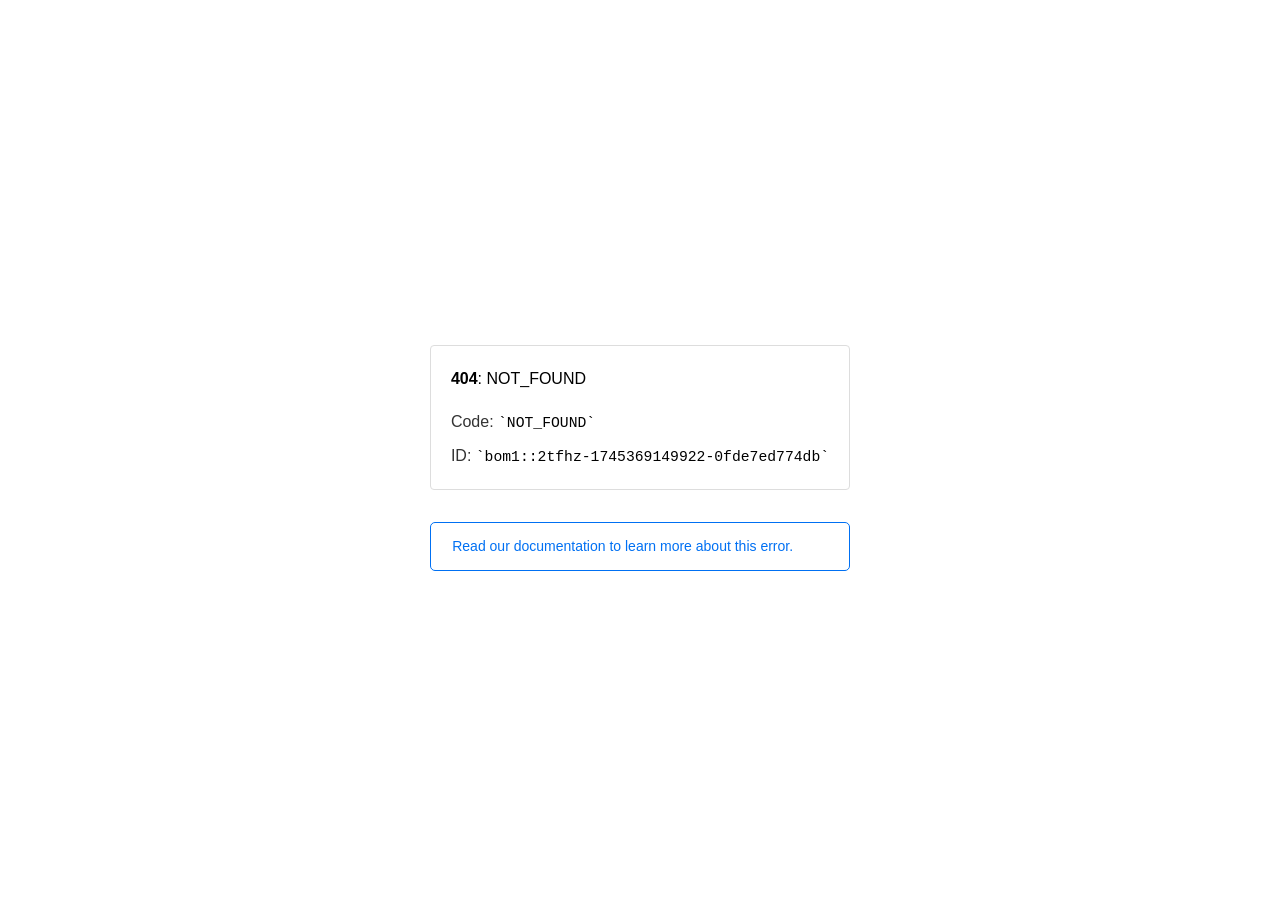
<file: assets/css/fonts/fa-solid-900.html>
<!doctype html><html lang=en><meta charset=utf-8><meta name=viewport content="width=device-width,initial-scale=1"><meta name=theme-color content=#000><title>404: NOT_FOUND</title><style>html{font-size:62.5%;box-sizing:border-box;height:-webkit-fill-available}*,::after,::before{box-sizing:inherit}body{font-family:sf pro text,sf pro icons,helvetica neue,helvetica,arial,sans-serif;font-size:1.6rem;line-height:1.65;word-break:break-word;font-kerning:auto;font-variant:normal;-webkit-font-smoothing:antialiased;-moz-osx-font-smoothing:grayscale;text-rendering:optimizeLegibility;hyphens:auto;height:100vh;height:-webkit-fill-available;max-height:100vh;max-height:-webkit-fill-available;margin:0}::selection{background:#79ffe1}::-moz-selection{background:#79ffe1}a{cursor:pointer;color:#0070f3;text-decoration:none;transition:all .2s ease;border-bottom:1px solid #0000}a:hover{border-bottom:1px solid #0070f3}ul{padding:0;margin-left:1.5em;list-style-type:none}li{margin-bottom:10px}ul li:before{content:'\02013'}li:before{display:inline-block;color:#ccc;position:absolute;margin-left:-18px;transition:color .2s ease}code{font-family:Menlo,Monaco,Lucida Console,Liberation Mono,DejaVu Sans Mono,Bitstream Vera Sans Mono,Courier New,monospace,serif;font-size:.92em}code:after,code:before{content:'`'}.container{display:flex;justify-content:center;flex-direction:column;min-height:100%}main{max-width:80rem;padding:4rem 6rem;margin:auto}ul{margin-bottom:32px}.error-title{font-size:2rem;padding-left:22px;line-height:1.5;margin-bottom:24px}.error-title-guilty{border-left:2px solid #ed367f}.error-title-innocent{border-left:2px solid #59b89c}@media(max-width:500px){.owner-error{display:none}}main p{color:#333}.devinfo-container{border:1px solid #ddd;border-radius:4px;padding:2rem;display:flex;flex-direction:column;margin-bottom:32px}.error-code{margin:0;font-size:1.6rem;color:#000;margin-bottom:1.6rem}.devinfo-line{color:#333}.devinfo-line code,code,li{color:#000}.devinfo-line:not(:last-child){margin-bottom:8px}.docs-link,.contact-link{font-weight:500}header,footer,footer a{display:flex;justify-content:center;align-items:center}header,footer{min-height:100px;height:100px}header{border-bottom:1px solid #eaeaea}header h1{font-size:1.8rem;margin:0;font-weight:500}header p{font-size:1.3rem;margin:0;font-weight:500}.header-item{display:flex;padding:0 2rem;margin:2rem 0;text-decoration:line-through;color:#999}.header-item.active{color:#ff0080;text-decoration:none}.header-item.first{border-right:1px solid #eaeaea}.header-item-content{display:flex;flex-direction:column}.header-item-icon{margin-right:1rem;margin-top:.6rem}footer{border-top:1px solid #eaeaea}footer a{color:#000}footer a:hover{border-bottom-color:#0000}footer svg{margin-left:.8rem}.note{padding:8pt 16pt;border-radius:5px;border:1px solid #0070f3;font-size:14px;line-height:1.8;color:#0070f3}@media(max-width:500px){.devinfo-container .devinfo-line code{margin-top:.4rem}.devinfo-container .devinfo-line:not(:last-child){margin-bottom:1.6rem}.devinfo-container{margin-bottom:0}header{flex-direction:column;height:auto;min-height:auto;align-items:flex-start}.header-item.first{border-right:none;margin-bottom:0}main{padding:1rem 2rem}body{font-size:1.4rem;line-height:1.55}footer{display:none}.note{margin-top:16px}}</style><div class=container><main><p class=devinfo-container><span class=error-code><strong>404</strong>: NOT_FOUND</span>
<span class=devinfo-line>Code: <code>NOT_FOUND</code></span>
<span class=devinfo-line>ID: <code>bom1::2tfhz-1745369149922-0fde7ed774db</code></p><a href=https://vercel.com/docs/errors/platform-error-codes#not_found class=owner-error><div class=note>Read our documentation to learn more about this error.</div></a></main></div>
</file>
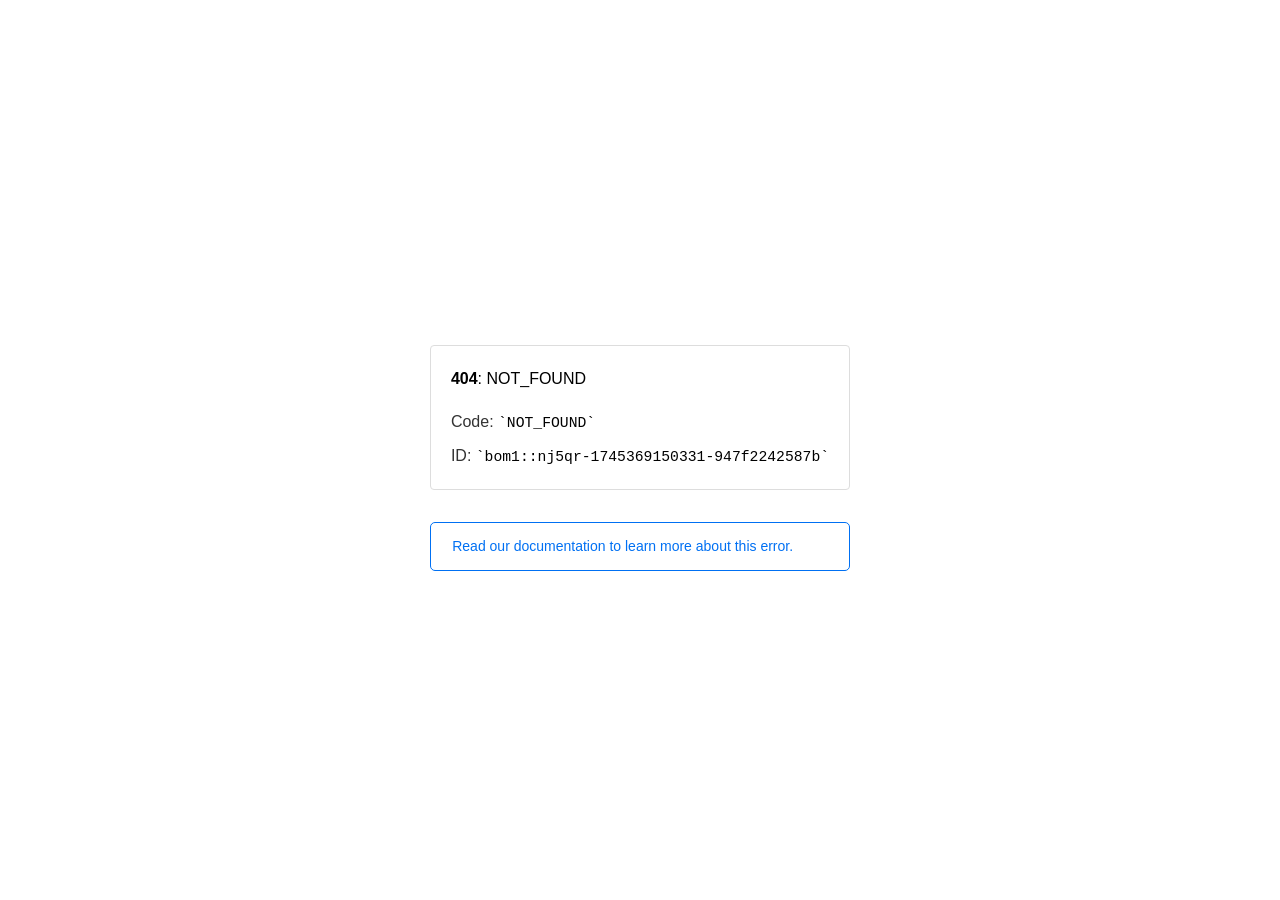
<file: assets/css/fonts/fa-thin-100.html>
<!doctype html><html lang=en><meta charset=utf-8><meta name=viewport content="width=device-width,initial-scale=1"><meta name=theme-color content=#000><title>404: NOT_FOUND</title><style>html{font-size:62.5%;box-sizing:border-box;height:-webkit-fill-available}*,::after,::before{box-sizing:inherit}body{font-family:sf pro text,sf pro icons,helvetica neue,helvetica,arial,sans-serif;font-size:1.6rem;line-height:1.65;word-break:break-word;font-kerning:auto;font-variant:normal;-webkit-font-smoothing:antialiased;-moz-osx-font-smoothing:grayscale;text-rendering:optimizeLegibility;hyphens:auto;height:100vh;height:-webkit-fill-available;max-height:100vh;max-height:-webkit-fill-available;margin:0}::selection{background:#79ffe1}::-moz-selection{background:#79ffe1}a{cursor:pointer;color:#0070f3;text-decoration:none;transition:all .2s ease;border-bottom:1px solid #0000}a:hover{border-bottom:1px solid #0070f3}ul{padding:0;margin-left:1.5em;list-style-type:none}li{margin-bottom:10px}ul li:before{content:'\02013'}li:before{display:inline-block;color:#ccc;position:absolute;margin-left:-18px;transition:color .2s ease}code{font-family:Menlo,Monaco,Lucida Console,Liberation Mono,DejaVu Sans Mono,Bitstream Vera Sans Mono,Courier New,monospace,serif;font-size:.92em}code:after,code:before{content:'`'}.container{display:flex;justify-content:center;flex-direction:column;min-height:100%}main{max-width:80rem;padding:4rem 6rem;margin:auto}ul{margin-bottom:32px}.error-title{font-size:2rem;padding-left:22px;line-height:1.5;margin-bottom:24px}.error-title-guilty{border-left:2px solid #ed367f}.error-title-innocent{border-left:2px solid #59b89c}@media(max-width:500px){.owner-error{display:none}}main p{color:#333}.devinfo-container{border:1px solid #ddd;border-radius:4px;padding:2rem;display:flex;flex-direction:column;margin-bottom:32px}.error-code{margin:0;font-size:1.6rem;color:#000;margin-bottom:1.6rem}.devinfo-line{color:#333}.devinfo-line code,code,li{color:#000}.devinfo-line:not(:last-child){margin-bottom:8px}.docs-link,.contact-link{font-weight:500}header,footer,footer a{display:flex;justify-content:center;align-items:center}header,footer{min-height:100px;height:100px}header{border-bottom:1px solid #eaeaea}header h1{font-size:1.8rem;margin:0;font-weight:500}header p{font-size:1.3rem;margin:0;font-weight:500}.header-item{display:flex;padding:0 2rem;margin:2rem 0;text-decoration:line-through;color:#999}.header-item.active{color:#ff0080;text-decoration:none}.header-item.first{border-right:1px solid #eaeaea}.header-item-content{display:flex;flex-direction:column}.header-item-icon{margin-right:1rem;margin-top:.6rem}footer{border-top:1px solid #eaeaea}footer a{color:#000}footer a:hover{border-bottom-color:#0000}footer svg{margin-left:.8rem}.note{padding:8pt 16pt;border-radius:5px;border:1px solid #0070f3;font-size:14px;line-height:1.8;color:#0070f3}@media(max-width:500px){.devinfo-container .devinfo-line code{margin-top:.4rem}.devinfo-container .devinfo-line:not(:last-child){margin-bottom:1.6rem}.devinfo-container{margin-bottom:0}header{flex-direction:column;height:auto;min-height:auto;align-items:flex-start}.header-item.first{border-right:none;margin-bottom:0}main{padding:1rem 2rem}body{font-size:1.4rem;line-height:1.55}footer{display:none}.note{margin-top:16px}}</style><div class=container><main><p class=devinfo-container><span class=error-code><strong>404</strong>: NOT_FOUND</span>
<span class=devinfo-line>Code: <code>NOT_FOUND</code></span>
<span class=devinfo-line>ID: <code>bom1::nj5qr-1745369150331-947f2242587b</code></p><a href=https://vercel.com/docs/errors/platform-error-codes#not_found class=owner-error><div class=note>Read our documentation to learn more about this error.</div></a></main></div>
</file>
<file: assets/css/plugins/nice-select.css>
.nice-select {
    -webkit-tap-highlight-color: transparent;
    background-color: #fff;
    border-radius: 5px;
    border: solid 1px #e8e8e8;
    box-sizing: border-box;
    clear: both;
    cursor: pointer;
    display: block;
    float: left;
    font-family: inherit;
    font-size: 14px;
    font-weight: normal;
    height: 42px;
    line-height: 40px;
    outline: none;
    padding-left: 18px;
    padding-right: 30px;
    position: relative;
    text-align: left !important;
    -webkit-transition: all 0.2s ease-in-out;
    transition: all 0.2s ease-in-out;
    -webkit-user-select: none;
       -moz-user-select: none;
        -ms-user-select: none;
            user-select: none;
    white-space: nowrap;
    width: auto; }
    .nice-select:hover {
      border-color: #dbdbdb; }
    .nice-select:active, .nice-select.open, .nice-select:focus {
      border-color: #999; }
    .nice-select:after {
      border-bottom: 2px solid #999;
      border-right: 2px solid #999;
      content: '';
      display: block;
      height: 5px;
      margin-top: -4px;
      pointer-events: none;
      position: absolute;
      right: 12px;
      top: 50%;
      -webkit-transform-origin: 66% 66%;
          -ms-transform-origin: 66% 66%;
              transform-origin: 66% 66%;
      -webkit-transform: rotate(45deg);
          -ms-transform: rotate(45deg);
              transform: rotate(45deg);
      -webkit-transition: all 0.15s ease-in-out;
      transition: all 0.15s ease-in-out;
      width: 5px; }
    .nice-select.open:after {
      -webkit-transform: rotate(-135deg);
          -ms-transform: rotate(-135deg);
              transform: rotate(-135deg); }
    .nice-select.open .list {
      opacity: 1;
      pointer-events: auto;
      -webkit-transform: scale(1) translateY(0);
          -ms-transform: scale(1) translateY(0);
              transform: scale(1) translateY(0); }
    .nice-select.disabled {
      border-color: #ededed;
      color: #999;
      pointer-events: none; }
      .nice-select.disabled:after {
        border-color: #cccccc; }
    .nice-select.wide {
      width: 100%; }
      .nice-select.wide .list {
        left: 0 !important;
        right: 0 !important; }
    .nice-select.right {
      float: right; }
      .nice-select.right .list {
        left: auto;
        right: 0; }
    .nice-select.small {
      font-size: 12px;
      height: 36px;
      line-height: 34px; }
      .nice-select.small:after {
        height: 4px;
        width: 4px; }
      .nice-select.small .option {
        line-height: 34px;
        min-height: 34px; }
    .nice-select .list {
      background-color: #fff;
      border-radius: 5px;
      box-shadow: 0 0 0 1px rgba(68, 68, 68, 0.11);
      box-sizing: border-box;
      margin-top: 4px;
      opacity: 0;
      overflow: hidden;
      padding: 0;
      pointer-events: none;
      position: absolute;
      top: 100%;
      left: 0;
      -webkit-transform-origin: 50% 0;
          -ms-transform-origin: 50% 0;
              transform-origin: 50% 0;
      -webkit-transform: scale(0.75) translateY(-21px);
          -ms-transform: scale(0.75) translateY(-21px);
              transform: scale(0.75) translateY(-21px);
      -webkit-transition: all 0.2s cubic-bezier(0.5, 0, 0, 1.25), opacity 0.15s ease-out;
      transition: all 0.2s cubic-bezier(0.5, 0, 0, 1.25), opacity 0.15s ease-out;
      z-index: 9; }
      .nice-select .list:hover .option:not(:hover) {
        background-color: transparent !important; }
    .nice-select .option {
      cursor: pointer;
      font-weight: 400;
      line-height: 40px;
      list-style: none;
      min-height: 40px;
      outline: none;
      padding-left: 18px;
      padding-right: 29px;
      text-align: left;
      -webkit-transition: all 0.2s;
      transition: all 0.2s; }
      .nice-select .option:hover, .nice-select .option.focus, .nice-select .option.selected.focus {
        background-color: #f6f6f6; }
      .nice-select .option.selected {
        font-weight: bold; }
      .nice-select .option.disabled {
        background-color: transparent;
        color: #999;
        cursor: default; }
  
  .no-csspointerevents .nice-select .list {
    display: none; }
  
  .no-csspointerevents .nice-select.open .list {
    display: block; }
</file>
<file: assets/css/main.css>
@import url("https://fonts.googleapis.com/css2?family=Figtree:ital,wght@0,300..900;1,300..900&amp;family=Playfair+Display:ital,wght@0,400..900;1,400..900&amp;display=swap");
a, a:hover {
  text-decoration: none;
}

ul {
  padding: 0;
  margin: 0;
}
ul li {
  list-style: none;
}

h2, p {
  margin-bottom: 0;
}

h1,
h2,
h3,
h4,
h5,
h6 {
  margin-bottom: 0;
}

input, textarea {
  background: none;
  border: none;
  outline: none;
}

img {
  max-width: 100%;
  max-height: 100%;
}

.space6 {
  height: 6px;
}

.space8 {
  height: 8px;
}

.space10 {
  height: 10px;
}

.space12 {
  height: 12px;
}

.space14 {
  height: 14px;
}

.space16 {
  height: 16px;
}

.space18 {
  height: 18px;
}

.space20 {
  height: 20px;
}

.space22 {
  height: 22px;
}

.space24 {
  height: 24px;
}

.space26 {
  height: 26px;
}

.space28 {
  height: 28px;
}

.space30 {
  height: 30px;
}

.space32 {
  height: 32px;
}

.space34 {
  height: 34px;
}

.space36 {
  height: 36px;
}

.space38 {
  height: 38px;
}

.space40 {
  height: 40px;
}

.space42 {
  height: 42px;
}

.space44 {
  height: 44px;
}

.space46 {
  height: 46px;
}

.space48 {
  height: 48px;
}

.space50 {
  height: 50px;
}

.space52 {
  height: 52px;
}

.space54 {
  height: 54px;
}

.space56 {
  height: 56px;
}

.space58 {
  height: 58px;
}

.space60 {
  height: 60px;
}

.space62 {
  height: 62px;
}

.space64 {
  height: 64px;
}

.space66 {
  height: 66px;
}

.space68 {
  height: 68px;
}

.space70 {
  height: 70px;
}

.space72 {
  height: 72px;
}

.space74 {
  height: 74px;
}

.space76 {
  height: 76px;
}

.space78 {
  height: 78px;
}

.space80 {
  height: 80px;
}

.space82 {
  height: 82px;
}

.space84 {
  height: 84px;
}

.space86 {
  height: 86px;
}

.space {
  height: 88px;
}

.space90 {
  height: 90px;
}

.space92 {
  height: 92px;
}

.space94 {
  height: 94px;
}

.space96 {
  height: 96px;
}

.space98 {
  height: 98px;
}

.space100 {
  height: 100px;
}

@keyframes animation-5 {
  0% {
    transform: scale(1);
  }
  100% {
    transform: scale(1.1);
  }
}
.aniamtion-key-5 {
  position: relative;
  animation-name: animation-5;
  animation-duration: 1.5s;
  animation-iteration-count: infinite;
  animation-direction: alternate;
  transition: all 0.4s ease-in-out;
}

@keyframes animation-7 {
  0% {
    transform: rotate(0);
  }
  100% {
    transform: rotate(-1000deg);
  }
}
.keyframe5 {
  position: relative;
  animation-name: animation-7;
  animation-duration: 90s;
  animation-iteration-count: infinite;
  animation-direction: alternate;
  animation-timing-function: cubic-bezier(0.59, 0.59, 1, 1);
}

@keyframes animation-1 {
  0% {
    transform: translateY(0);
  }
  100% {
    transform: translateY(30px);
  }
}
.aniamtion-key-1 {
  position: relative;
  animation-name: animation-1;
  animation-duration: 3s;
  animation-iteration-count: infinite;
  animation-direction: alternate;
}

@keyframes animation-2 {
  0% {
    transform: translateX(0);
  }
  100% {
    transform: translateX(50px);
  }
}
.aniamtion-key-2 {
  position: relative;
  animation-name: animation-2;
  animation-duration: 2.5s;
  animation-iteration-count: infinite;
  animation-direction: alternate;
}

@keyframes animation-3 {
  0% {
    transform: translateY(0);
  }
  100% {
    transform: translateY(60px);
  }
}
.aniamtion-key-3 {
  position: relative;
  animation-name: animation-3;
  animation-duration: 1.3s;
  animation-iteration-count: infinite;
  animation-direction: alternate;
}

@keyframes animation-4 {
  0% {
    transform: translateY(0);
  }
  100% {
    transform: translateY(40px);
  }
}
.aniamtion-key-4 {
  position: relative;
  animation-name: animation-4;
  animation-duration: 1.6s;
  animation-iteration-count: infinite;
  animation-direction: alternate;
}

@keyframes animation-6 {
  0% {
    transform: translateY(0);
  }
  100% {
    transform: translateY(50px);
  }
}
.aniamtion-key-6 {
  position: relative;
  animation-name: animation-6;
  animation-duration: 1.9s;
  animation-iteration-count: infinite;
  animation-direction: alternate;
}

@keyframes animation-8 {
  0% {
    padding-left: 0px;
  }
  100% {
    padding-left: 50px;
  }
}
.aniamtion-key-7 {
  position: relative;
  animation-name: animation-8;
  animation-duration: 1.3s;
  animation-iteration-count: infinite;
  animation-direction: alternate;
}
@keyframes fade-in-down {
  0% {
    transform: translate3d(0, -50px, 0);
  }
  100% {
    opacity: 1;
    transform: none;
  }
}
@keyframes pulse-border {
  0% {
    transform: translateX(0) translateY(0) translateZ(0) scale(1);
    opacity: 1;
  }
  100% {
    transform: translateX(0) translateY(0) translateZ(0) scale(1.5);
    opacity: 1;
  }
}
.pulse-border {
  position: relative;
  animation-name: pulse-border;
  animation-duration: 1500ms;
  animation-iteration-count: infinite;
  animation-direction: alternate;
}

@keyframes marquee {
  0% {
    transform: translateX(0);
  }
  100% {
    transform: translatex(-100%);
  }
}
@keyframes marquee-2 {
  0% {
    transform: translateX(-100%);
  }
  100% {
    transform: translatex(0);
  }
}
:root {
  --ztc-text-text-1: #fff;
  --ztc-text-text-2: #061D1E;
  --ztc-text-btn-text1: #0E161F;
  --ztc-text-cnone-text: #fff;
  --ztc-bg-bg-1: #061D1E;
  --ztc-bg-btn-bg1: #FFAE00;
  --ztc-bg-btn-bg2: #fab41d;
  --ztc-bg-side-bg1: #061D1E;
  --ztc-bg-bg2: rgba(255, 255, 255, 0.1);
  --ztc-bg-sticky-bg: #061D1E;
  --ztc-bg-bg3: #1F3434;
  --ztc-dark-bg-bg-1: #fff;
  --ztc-dark-bg-bg-2: rgba(255, 255, 255, 0.1);
  --ztc-border-border-1: rgba(255, 255, 255, 0.2);
  --ztc-border-border-2: rgba(255, 255, 255, 0.1);
  --ztc-border-border-3: #fff;
  --ztc-font-size-font-s10: 10px;
  --ztc-font-size-font-s12: 12px;
  --ztc-font-size-font-s14: 14px;
  --ztc-font-size-font-s16: 16px;
  --ztc-font-size-font-s18: 18px;
  --ztc-font-size-font-s20: 20px;
  --ztc-font-size-font-s22: 22px;
  --ztc-font-size-font-s24: 24px;
  --ztc-font-size-font-s26: 26px;
  --ztc-font-size-font-s28: 28px;
  --ztc-font-size-font-s30: 30px;
  --ztc-font-size-font-s32: 32px;
  --ztc-font-size-font-s34: 34px;
  --ztc-font-size-font-s36: 36px;
  --ztc-font-size-font-s38: 38px;
  --ztc-font-size-font-s40: 40px;
  --ztc-font-size-font-s42: 42px;
  --ztc-font-size-font-s44: 44px;
  --ztc-font-size-font-s46: 46px;
  --ztc-font-size-font-s48: 48px;
  --ztc-font-size-font-s50: 50px;
  --ztc-font-size-font-s52: 52px;
  --ztc-font-size-font-s54: 54px;
  --ztc-font-size-font-s56: 56px;
  --ztc-font-size-font-s58: 58px;
  --ztc-font-size-font-s60: 60px;
  --ztc-font-size-font-s62: 62px;
  --ztc-font-size-font-s64: 64px;
  --ztc-font-size-font-s66: 66px;
  --ztc-font-size-font-s68: 68px;
  --ztc-font-size-font-s70: 70px;
  --ztc-font-size-font-s80: 80px;
  --ztc-font-size-font-s10: 10px;
  --ztc-font-size-font-s12: 12px;
  --ztc-font-size-font-s14: 14px;
  --ztc-font-size-font-s16: 16px;
  --ztc-font-size-font-s18: 18px;
  --ztc-font-size-font-s20: 20px;
  --ztc-font-size-font-s22: 22px;
  --ztc-font-size-font-s24: 24px;
  --ztc-font-size-font-s26: 26px;
  --ztc-font-size-font-s28: 28px;
  --ztc-font-size-font-s30: 30px;
  --ztc-font-size-font-s32: 32px;
  --ztc-font-size-font-s34: 34px;
  --ztc-font-size-font-s36: 36px;
  --ztc-font-size-font-s38: 38px;
  --ztc-font-size-font-s40: 40px;
  --ztc-font-size-font-s42: 42px;
  --ztc-font-size-font-s44: 44px;
  --ztc-font-size-font-s46: 46px;
  --ztc-font-size-font-s48: 48px;
  --ztc-font-size-font-s50: 50px;
  --ztc-font-size-font-s52: 52px;
  --ztc-font-size-font-s54: 54px;
  --ztc-font-size-font-s56: 56px;
  --ztc-font-size-font-s58: 58px;
  --ztc-font-size-font-s60: 60px;
  --ztc-font-size-font-s62: 62px;
  --ztc-font-size-font-s64: 64px;
  --ztc-font-size-font-s66: 66px;
  --ztc-font-size-font-s68: 68px;
  --ztc-font-size-font-s70: 70px;
  --ztc-font-size-font-s80: 80px;
  --ztc-specing-height6: 6px;
  --ztc-specing-height8: 8px;
  --ztc-specing-height10: 10px;
  --ztc-specing-height12: 12px;
  --ztc-specing-height14: 114px;
  --ztc-specing-height16: 16px;
  --ztc-specing-height18: 18px;
  --ztc-specing-height20: 20px;
  --ztc-specing-height22: 22px;
  --ztc-specing-height24: 24px;
  --ztc-specing-height26: 26px;
  --ztc-specing-height28: 28px;
  --ztc-specing-height30: 30px;
  --ztc-specing-height32: 32px;
  --ztc-specing-height34: 34px;
  --ztc-specing-height36: 36px;
  --ztc-specing-height38: 38px;
  --ztc-specing-height40: 40px;
  --ztc-specing-height42: 42px;
  --ztc-specing-height44: 44px;
  --ztc-specing-height46: 46px;
  --ztc-specing-height48: 48px;
  --ztc-specing-height50: 50px;
  --ztc-specing-height52: 52px;
  --ztc-specing-height54: 54px;
  --ztc-specing-height56: 56px;
  --ztc-specing-height58: 58px;
  --ztc-specing-height60: 60px;
  --ztc-specing-height70: 70px;
  --ztc-specing-height80: 80px;
  --ztc-specing-height90: 90px;
  --ztc-specing-height100: 100px;
  --ztc-specing-height110: 110px;
  --ztc-specing-height120: 120px;
  --ztc-specing-height130: 130px;
  --ztc-weight-regular: 400;
  --ztc-weight-medium: 500;
  --ztc-weight-semibold: 600;
  --ztc-weight-bold: 700;
  --ztc-weight-black: 800;
  --ztc-family-font1: 'Figtree', sans-serif;
  --ztc-family-font2: 'Playfair Display', serif;
}

/*
============================
Name:  Ovro - Personal Portfolio Template
Version: 1.0.0
Description: Ovro - Personal Portfolio Template
Author: Markeythemes
Author URI: #
Location:
============================
*/
/*============= HEDAER CSS AREA ===============*/
/*============= HERO CSS AREA ===============*/
/*============= MOBILE-MENU CSS AREA ===============*/
/*============= ABOUT CSS AREA ===============*/
/*============= SERVICE CSS AREA ===============*/
/*============= WORK CSS AREA ===============*/
/*============= TESTIMONIAL CSS AREA ===============*/
/*============= BLOG CSS AREA ===============*/
/*============= CONTACT CSS AREA ===============*/
/*============= TEAM CSS AREA ===============*/
/*============= FAQ CSS AREA ===============*/
/*============= CASE CSS AREA ===============*/
/*============= CTA CSS AREA ===============*/
/*============= OTHERS CSS AREA ===============*/
/*============= FOOTER CSS AREA ===============*/
/*============= COMMON CSS AREA ===============*/
.heading1 h5 {
  color: var(--ztc-text-text-1);
  font-family: var(--ztc-family-font1);
  font-size: var(--ztc-font-size-font-s24);
  font-style: normal;
  font-weight: var(--ztc-weight-medium);
  line-height: 24px;
  letter-spacing: -0.48px;
}
.heading1 h5 img {
  margin: 0 6px 0 0;
}
@media (max-width: 767px) {
  .heading1 h5 {
    font-size: var(--ztc-font-size-font-s16);
    line-height: 16px;
  }
}
.heading1 h1 {
  color: var(--ztc-text-text-1);
  font-family: var(--ztc-family-font1);
  font-size: var(--ztc-font-size-font-s80);
  font-style: normal;
  font-weight: var(--ztc-weight-semibold);
  line-height: 80px;
}
@media only screen and (min-width: 768px) and (max-width: 991px) {
  .heading1 h1 {
    font-size: var(--ztc-font-size-font-s60);
    line-height: 60px;
  }
}
@media (max-width: 767px) {
  .heading1 h1 {
    font-size: var(--ztc-font-size-font-s32);
    line-height: 32px;
  }
}
.heading1 h1 span {
  color: var(--ztc-bg-btn-bg1);
  font-family: var(--ztc-family-font2);
  font-size: var(--ztc-font-size-font-s80);
  font-style: italic;
  font-weight: var(--ztc-weight-semibold);
  line-height: 80px;
  text-decoration-line: underline;
}
@media only screen and (min-width: 768px) and (max-width: 991px) {
  .heading1 h1 span {
    font-size: var(--ztc-font-size-font-s60);
    line-height: 60px;
  }
}
@media (max-width: 767px) {
  .heading1 h1 span {
    font-size: var(--ztc-font-size-font-s32);
    line-height: 32px;
  }
}
.heading1 h1.head {
  padding-left: 60px;
}
@media (max-width: 767px) {
  .heading1 h1.head {
    padding-left: 0;
  }
}
@media only screen and (min-width: 768px) and (max-width: 991px) {
  .heading1 h1.head {
    padding-left: 0;
  }
}
.heading1 h2 {
  color: var(--ztc-text-text-1);
  font-family: var(--ztc-family-font1);
  font-size: var(--ztc-font-size-font-s80);
  font-style: normal;
  font-weight: var(--ztc-weight-semibold);
  line-height: 80px;
}
@media only screen and (min-width: 768px) and (max-width: 991px) {
  .heading1 h2 {
    font-size: var(--ztc-font-size-font-s60);
    line-height: 60px;
  }
}
@media (max-width: 767px) {
  .heading1 h2 {
    font-size: var(--ztc-font-size-font-s32);
    line-height: 32px;
  }
}
.heading1 h2 span {
  color: var(--ztc-bg-btn-bg1);
  font-family: var(--ztc-family-font2);
  font-size: var(--ztc-font-size-font-s80);
  font-style: italic;
  font-weight: var(--ztc-weight-semibold);
  line-height: 80px;
  text-decoration-line: underline;
}
@media only screen and (min-width: 768px) and (max-width: 991px) {
  .heading1 h2 span {
    font-size: var(--ztc-font-size-font-s60);
    line-height: 60px;
  }
}
@media (max-width: 767px) {
  .heading1 h2 span {
    font-size: var(--ztc-font-size-font-s32);
    line-height: 32px;
  }
}
.heading1 h2.head {
  padding-left: 60px;
}
@media (max-width: 767px) {
  .heading1 h2.head {
    padding-left: 0;
  }
}
@media only screen and (min-width: 768px) and (max-width: 991px) {
  .heading1 h2.head {
    padding-left: 0;
  }
}
.heading1 p {
  color: var(--ztc-text-text-1);
  font-family: var(--ztc-family-font1);
  font-size: var(--ztc-font-size-font-s16);
  font-style: normal;
  font-weight: var(--ztc-weight-medium);
  line-height: 26px;
  opacity: 80%;
  padding-left: 270px;
}
@media (max-width: 767px) {
  .heading1 p {
    padding-left: 0;
  }
}

.vl-btn1 {
  border-radius: 52px;
  background: var(--ztc-bg-btn-bg1);
  color: var(--ztc-text-btn-text1);
  font-family: var(--ztc-family-font1);
  font-size: var(--ztc-font-size-font-s20);
  font-style: normal;
  font-weight: var(--ztc-weight-semibold);
  line-height: 20px;
  padding: 16px 20px;
  position: relative;
  z-index: 1;
  border: 1px solid var(--ztc-bg-btn-bg1);
  transition: all 0.4s;
  text-transform: uppercase;
}
.vl-btn1:hover {
  color: var(--ztc-text-text-1);
  border: 1px solid var(--ztc-text-text-1);
  background: transparent;
}
.vl-btn1:hover img {
  filter: brightness(0) invert(1);
  transition: all 0.4s;
}
.vl-btn1 img {
  margin: -5px 0 0 0;
  transition: all 0.4s;
}

/*============= COMMON CSS AREA ENDS===============*/
.image-anime {
  position: relative;
  overflow: hidden;
}

.image-anime:after {
  content: "";
  position: absolute;
  width: 200%;
  height: 0%;
  left: 50%;
  top: 50%;
  background-color: rgba(255, 255, 255, 0.3);
  transform: translate(-50%, -50%) rotate(-45deg);
  z-index: 1;
}

.image-anime:hover:after {
  height: 250%;
  transition: all 600ms linear;
  background-color: transparent;
}

.reveal {
  position: relative;
  display: -ms-inline-flexbox;
  visibility: hidden;
  overflow: hidden;
}

.reveal img {
  height: 100%;
  width: 100%;
  display: inline-block;
  -o-object-fit: cover;
  object-fit: cover;
  transform-origin: left;
}

.pagination-area ul li a {
  color: var(--ztc-text-text-1);
  text-align: center;
  font-family: var(--ztc-family-font1);
  font-size: var(--ztc-font-size-font-s20);
  font-style: normal;
  font-weight: var(--ztc-weight-bold);
  display: inline-block;
  transition: all 0.4s;
  background: var(--ztc-bg-bg2);
  border: 1px solid var(--ztc-border-border-2);
  height: 50px;
  width: 50px;
  text-align: center;
  line-height: 40px;
  border-radius: 4px;
  margin: 0 14px 0 0;
  box-shadow: none;
  border-color: var(--ztc-border-border-2) !important;
}
.pagination-area ul li a.active {
  background: var(--ztc-bg-btn-bg1);
  color: var(--ztc-text-text-2);
}
.pagination-area ul li a:hover {
  background: var(--ztc-bg-btn-bg1);
  color: var(--ztc-text-text-2);
  border: 1px solid var(--ztc-border-border-2);
}

.sp1 {
  padding: 100px 0 100px;
}
@media (max-width: 767px) {
  .sp1 {
    padding: 50px 0 50px;
  }
}
@media only screen and (min-width: 768px) and (max-width: 991px) {
  .sp1 {
    padding: 50px 0 50px;
  }
}

.sp2 {
  padding: 100px 0 70px;
}
@media (max-width: 767px) {
  .sp2 {
    padding: 50px 0 20px;
  }
}
@media only screen and (min-width: 768px) and (max-width: 991px) {
  .sp2 {
    padding: 50px 0 20px;
  }
}

.sp3 {
  padding: 100px 0 50px;
}

.sp4 {
  padding: 80px 0 80px;
}
@media (max-width: 767px) {
  .sp4 {
    padding: 40px 0 40px;
  }
}
@media only screen and (min-width: 768px) and (max-width: 991px) {
  .sp4 {
    padding: 40px 0 40px;
  }
}

.sp5 {
  padding: 60px 0 60px;
}
@media (max-width: 767px) {
  .sp5 {
    padding: 30px 0 30px;
  }
}
@media only screen and (min-width: 768px) and (max-width: 991px) {
  .sp5 {
    padding: 30px 0 30px;
  }
}

.sp6 {
  padding: 120px 0 120px;
}
@media (max-width: 767px) {
  .sp6 {
    padding: 60px 0 60px;
  }
}
@media only screen and (min-width: 768px) and (max-width: 991px) {
  .sp6 {
    padding: 60px 0 60px;
  }
}

.sp7 {
  padding: 120px 0 90px;
}
@media (max-width: 767px) {
  .sp7 {
    padding: 60px 0 30px;
  }
}
@media only screen and (min-width: 768px) and (max-width: 991px) {
  .sp7 {
    padding: 60px 0 30px;
  }
}

.sp8 {
  padding: 100px 0 0;
}
@media (max-width: 767px) {
  .sp8 {
    padding: 50px 0 0;
  }
}
@media only screen and (min-width: 768px) and (max-width: 991px) {
  .sp8 {
    padding: 50px 0 0;
  }
}

.sp9 {
  padding: 120px 0 0;
}
@media (max-width: 767px) {
  .sp9 {
    padding: 60px 0 0;
  }
}
@media only screen and (min-width: 768px) and (max-width: 991px) {
  .sp9 {
    padding: 60px 0 0;
  }
}

.sp10 {
  padding: 0 0 100px;
}
@media (max-width: 767px) {
  .sp10 {
    padding: 0 0 50px;
  }
}
@media only screen and (min-width: 768px) and (max-width: 991px) {
  .sp10 {
    padding: 0 0 50px;
  }
}

.space-margin60 {
  margin-bottom: 60px;
}
@media (max-width: 767px) {
  .space-margin60 {
    margin-bottom: 30px;
  }
}
@media only screen and (min-width: 768px) and (max-width: 991px) {
  .space-margin60 {
    margin-bottom: 30px;
  }
}

/*============= ABOUT CSS AREA ===============*/
.about-section-area .about-boxarea .about-main-boxes {
  position: relative;
  z-index: 1;
  background: var(--ztc-bg-bg2);
  border: 1px solid var(--ztc-border-border-2);
  border-radius: 8px;
  padding: 32px;
  transition: all 0.4s;
  margin-bottom: 30px;
}
.about-section-area .about-boxarea .about-main-boxes:hover {
  border: 1px solid var(--ztc-bg-btn-bg1);
  transition: all 0.4s;
  transform: translateY(-5px);
}
.about-section-area .about-boxarea .about-main-boxes h4 {
  color: var(--ztc-text-text-1);
  font-family: var(--ztc-family-font1);
  font-size: var(--ztc-font-size-font-s32);
  font-style: normal;
  font-weight: var(--ztc-weight-semibold);
  line-height: 32px; /* 100% */
}
.about-section-area .about-boxarea .about-main-boxes p {
  color: var(--ztc-text-text-1);
  font-family: var(--ztc-family-font1);
  font-size: var(--ztc-font-size-font-s16);
  font-style: normal;
  font-weight: var(--ztc-weight-medium);
  line-height: 26px; /* 100% */
  opacity: 80%;
}
.about-section-area .about-boxarea .about-boxes2 {
  position: relative;
  z-index: 1;
  background: var(--ztc-bg-bg2);
  border: 1px solid var(--ztc-border-border-2);
  border-radius: 8px;
  padding: 30px;
  transition: all 0.4s;
  margin-bottom: 30px;
}
.about-section-area .about-boxarea .about-boxes2:hover {
  border: 1px solid var(--ztc-bg-btn-bg1);
  transition: all 0.4s;
  transform: translateY(-5px);
}
.about-section-area .about-boxarea .about-boxes2 img {
  position: absolute;
}
@media (max-width: 767px) {
  .about-section-area .about-boxarea .about-boxes2 img {
    position: relative;
  }
}
@media only screen and (min-width: 768px) and (max-width: 991px) {
  .about-section-area .about-boxarea .about-boxes2 img {
    position: relative;
  }
}
.about-section-area .about-boxarea .about-boxes2 .content-area {
  padding-left: 58px;
}
@media (max-width: 767px) {
  .about-section-area .about-boxarea .about-boxes2 .content-area {
    padding-left: 0;
    margin-top: 24px;
  }
}
@media only screen and (min-width: 768px) and (max-width: 991px) {
  .about-section-area .about-boxarea .about-boxes2 .content-area {
    padding-left: 0;
    margin-top: 24px;
  }
}
.about-section-area .about-boxarea .about-boxes2 .content-area h4 {
  color: var(--ztc-text-text-1);
  font-family: var(--ztc-family-font1);
  font-size: var(--ztc-font-size-font-s20);
  font-style: normal;
  font-weight: var(--ztc-weight-semibold);
  line-height: 20px; /* 100% */
}
.about-section-area .about-boxarea .about-boxes2 .content-area p {
  color: var(--ztc-text-text-1);
  font-family: var(--ztc-family-font1);
  font-size: var(--ztc-font-size-font-s16);
  font-style: normal;
  font-weight: var(--ztc-weight-medium);
  line-height: 26px; /* 100% */
  opacity: 80%;
}
.about-section-area .about-boxarea h3 {
  color: var(--ztc-text-text-1);
  font-family: var(--ztc-family-font1);
  font-size: var(--ztc-font-size-font-s32);
  font-style: normal;
  font-weight: var(--ztc-weight-semibold);
  line-height: 32px;
}
.about-section-area .about-boxarea .about-others-box {
  position: relative;
  z-index: 1;
  background: var(--ztc-bg-bg2);
  border: 1px solid var(--ztc-border-border-2);
  border-radius: 8px;
  padding: 32px;
  transition: all 0.4s;
  margin-bottom: 30px;
}
.about-section-area .about-boxarea .about-others-box:hover {
  border: 1px solid var(--ztc-bg-btn-bg1);
  transition: all 0.4s;
  transform: translateY(-5px);
}
.about-section-area .about-boxarea .about-others-box a {
  color: var(--ztc-text-text-1);
  font-family: var(--ztc-family-font1);
  font-size: var(--ztc-font-size-font-s16);
  font-style: normal;
  font-weight: var(--ztc-weight-medium);
  line-height: 16px;
  opacity: 80%;
  display: inline-block;
}
.about-section-area .about-boxarea .about-others-box p {
  color: var(--ztc-text-text-1);
  font-family: var(--ztc-family-font1);
  font-size: var(--ztc-font-size-font-s16);
  font-style: normal;
  font-weight: var(--ztc-weight-medium);
  line-height: 16px;
  opacity: 80%;
  display: inline-block;
}
.about-section-area .about-boxarea .about-others-box h4 a {
  color: var(--ztc-text-text-1);
  font-family: var(--ztc-family-font1);
  font-size: var(--ztc-font-size-font-s24);
  font-style: normal;
  font-weight: var(--ztc-weight-semibold);
  line-height: 32px;
  display: inline-block;
  transition: all 0.4s;
  opacity: 1;
}
.about-section-area .about-boxarea .about-others-box h4 a:hover {
  color: var(--ztc-bg-btn-bg1);
  transition: all 0.4s;
}
.about-section-area .about-boxarea .about-others-box h4 {
  color: var(--ztc-text-text-1);
  font-family: var(--ztc-family-font1);
  font-size: var(--ztc-font-size-font-s24);
  font-style: normal;
  font-weight: var(--ztc-weight-semibold);
  line-height: 32px;
  display: inline-block;
  transition: all 0.4s;
}
.about-section-area .about-boxarea .about-others-box ul {
  text-align: center;
}
.about-section-area .about-boxarea .about-others-box ul li {
  display: inline-block;
}
.about-section-area .about-boxarea .about-others-box ul li a {
  height: 50px;
  width: 50px;
  text-align: center;
  line-height: 45px;
  border-radius: 50%;
  display: inline-block;
  transition: all 0.4s;
  border: 1px solid var(--ztc-border-border-3);
  margin: 0 12px 0 0;
}
.about-section-area .about-boxarea .about-others-box ul li a img {
  transition: all 0.4s;
  height: 24px;
  width: 24px;
  display: inline-block;
  -o-object-fit: contain;
     object-fit: contain;
}
.about-section-area .about-boxarea .about-others-box ul li a:hover {
  background: var(--ztc-bg-btn-bg1);
  border: 1px solid var(--ztc-bg-btn-bg1);
}
.about-section-area .about-boxarea .about-others-box ul li a:hover img {
  filter: brightness(0);
  transition: all 0.4s;
}

.footer-area {
  display: flex;
  align-items: center;
  justify-content: space-between;
}
.footer-area .btn-area1 a img {
  width: 147px;
  height: 40px;
  -o-object-fit: contain;
     object-fit: contain;
}
.footer-area p {
  color: var(--ztc-text-text-1);
  text-align: center;
  font-family: var(--ztc-family-font1);
  font-size: var(--ztc-font-size-font-s16);
  font-style: normal;
  font-weight: var(--ztc-weight-medium);
  line-height: 16px;
  opacity: 80%;
}
@media (max-width: 767px) {
  .footer-area p {
    margin-top: 30px;
  }
}
@media (max-width: 767px) {
  .footer-area {
    display: inline-block;
  }
}

.footer-area2 p {
  color: var(--ztc-text-text-1);
  text-align: center;
  font-family: var(--ztc-family-font1);
  font-size: var(--ztc-font-size-font-s16);
  font-style: normal;
  font-weight: var(--ztc-weight-medium);
  line-height: 16px;
  opacity: 80%;
}
@media (max-width: 767px) {
  .footer-area2 p {
    margin-top: 40px;
  }
}
@media (max-width: 767px) {
  .footer-area2 {
    display: block;
    text-align: center;
  }
}

/*============= ABOUT CSS AREA ENDS ===============*/
/*============= SERVICE CSS AREA ===============*/
.service-section-area {
  position: relative;
  z-index: 1;
}
.service-section-area .service-main-boxes {
  position: relative;
  z-index: 1;
  background: var(--ztc-bg-bg2);
  border: 1px solid var(--ztc-border-border-2);
  border-radius: 8px;
  padding: 32px;
  transition: all 0.4s;
}
.service-section-area .service-main-boxes:hover {
  border: 1px solid var(--ztc-bg-btn-bg1);
  transition: all 0.4s;
  transform: translateY(-5px);
}
.service-section-area .service-main-boxes h4 {
  color: var(--ztc-text-text-1);
  font-family: var(--ztc-family-font1);
  font-size: var(--ztc-font-size-font-s32);
  font-style: normal;
  font-weight: var(--ztc-weight-semibold);
  line-height: 32px; /* 100% */
}
@media (max-width: 767px) {
  .service-section-area .service-main-boxes h4 {
    font-size: var(--ztc-font-size-font-s24);
  }
}
.service-section-area .service-main-boxes p {
  color: var(--ztc-text-text-1);
  font-family: var(--ztc-family-font1);
  font-size: var(--ztc-font-size-font-s16);
  font-style: normal;
  font-weight: var(--ztc-weight-medium);
  line-height: 26px; /* 100% */
  opacity: 80%;
  padding-left: 0;
}

/*============= SERVICE CSS AREA ENDS===============*/
/*============= HERO CSS AREA ===============*/
.main-hero-area {
  position: relative;
  z-index: 1;
  padding: 160px 0 50px;
  background-image: url(../img/all-images/bg/bg1.png);
  background-position: center;
  background-repeat: no-repeat;
  background-size: cover;
  background-attachment: fixed;
}
@media only screen and (min-width: 1600px) and (max-width: 1700px) {
  .main-hero-area {
    padding: 120px 0 50px;
  }
}
@media only screen and (min-width: 1400px) and (max-width: 1599px) {
  .main-hero-area {
    padding: 100px 0 50px;
  }
}
.main-hero-area .list-group {
  position: absolute;
  left: -100px;
  height: 0;
  top: 0;
}
@media only screen and (min-width: 1600px) and (max-width: 1700px) {
  .main-hero-area .list-group {
    left: -90px;
  }
}
@media only screen and (min-width: 1400px) and (max-width: 1599px) {
  .main-hero-area .list-group {
    left: -90px;
  }
}
@media (max-width: 767px) {
  .main-hero-area .list-group {
    display: none;
  }
}
@media only screen and (min-width: 768px) and (max-width: 991px) {
  .main-hero-area .list-group {
    display: none;
  }
}
.main-hero-area .list-group a {
  background: none;
  display: inline-block;
  height: 80px;
  width: 80px;
  text-align: center;
  line-height: 80px;
  border-radius: 4px;
  transition: all 0.4s;
  background: var(--ztc-bg-bg3);
  padding: 0;
  margin-bottom: 16px;
  border: 1px solid var(--ztc-border-border-2);
  z-index: 2;
}
@media only screen and (min-width: 1600px) and (max-width: 1700px) {
  .main-hero-area .list-group a {
    height: 63px;
    width: 63px;
    line-height: 63px;
  }
  .main-hero-area .list-group a img {
    height: 40px;
    width: 40px;
    display: inline-block;
  }
}
@media only screen and (min-width: 1400px) and (max-width: 1599px) {
  .main-hero-area .list-group a {
    height: 63px;
    width: 63px;
    line-height: 63px;
  }
  .main-hero-area .list-group a img {
    height: 40px;
    width: 40px;
    display: inline-block;
  }
}
@media only screen and (min-width: 1600px) and (max-width: 1700px) {
  .main-hero-area .list-group a {
    height: 69px;
    width: 69px;
    line-height: 69px;
  }
  .main-hero-area .list-group a img {
    height: 40px;
    width: 40px;
    display: inline-block;
  }
}
.main-hero-area .list-group a:hover {
  background: var(--ztc-bg-btn-bg1);
}
.main-hero-area .list-group a:hover span {
  visibility: visible;
  opacity: 1;
  transition: all 0.4s;
  left: 85px;
}
.main-hero-area .list-group a:hover img {
  filter: brightness(0);
}
.main-hero-area .list-group a.active {
  background: var(--ztc-bg-btn-bg1);
  transition: all 0.4s;
  border: 1px solid var(--ztc-bg-btn-bg1);
}
.main-hero-area .list-group a.active img {
  filter: brightness(0);
}
.main-hero-area .list-group a img {
  transition: all 0.4s;
}
.main-hero-area .list-group a span {
  font-size: var(--ztc-font-size-font-s24);
  font-family: var(--ztc-family-font1);
  line-height: 24px;
  display: inline-block;
  background: var(--ztc-bg-btn-bg1);
  position: absolute;
  left: 0;
  border-radius: 4px;
  padding: 27px;
  z-index: 3;
  color: var(--ztc-text-btn-text1);
  top: -1px;
  width: 190px;
  visibility: hidden;
  opacity: 0;
  transition: all 0.4s;
  border: 1px solid var(--ztc-border-border-2);
  font-weight: var(--ztc-weight-semibold);
}
@media only screen and (min-width: 1600px) and (max-width: 1700px) {
  .main-hero-area .list-group a span {
    padding: 20px;
  }
}
@media only screen and (min-width: 1400px) and (max-width: 1599px) {
  .main-hero-area .list-group a span {
    padding: 20px;
  }
}
.main-hero-area .personal-contact-box {
  position: sticky;
  z-index: 1;
  padding: 16px;
  border-radius: 8px;
  background: var(--ztc-bg-bg2);
  border: 1px solid var(--ztc-border-border-2);
  top: 90px;
}
@media (max-width: 767px) {
  .main-hero-area .personal-contact-box {
    margin-bottom: 50px;
  }
}
@media only screen and (min-width: 768px) and (max-width: 991px) {
  .main-hero-area .personal-contact-box {
    margin-bottom: 50px;
  }
}
@media only screen and (min-width: 1400px) and (max-width: 1599px) {
  .main-hero-area .personal-contact-box {
    margin: 0 0 0 30px;
  }
}
@media only screen and (min-width: 1600px) and (max-width: 1700px) {
  .main-hero-area .personal-contact-box {
    top: 40px;
  }
}
@media only screen and (min-width: 1400px) and (max-width: 1599px) {
  .main-hero-area .personal-contact-box {
    top: 60px;
  }
}
.main-hero-area .personal-contact-box .img1 img {
  height: 365px;
  width: 100%;
  -o-object-fit: cover;
     object-fit: cover;
  border-radius: 8px;
}
@media only screen and (min-width: 1600px) and (max-width: 1700px) {
  .main-hero-area .personal-contact-box .img1 img {
    height: 280px;
    -o-object-position: top;
       object-position: top;
  }
}
@media only screen and (min-width: 1400px) and (max-width: 1599px) {
  .main-hero-area .personal-contact-box .img1 img {
    height: 230px;
    -o-object-position: top;
       object-position: top;
  }
}
.main-hero-area .personal-contact-box h3 {
  color: var(--ztc-text-text-1);
  text-align: center;
  font-family: var(--ztc-family-font1);
  font-size: var(--ztc-font-size-font-s32);
  font-style: normal;
  font-weight: var(--ztc-weight-semibold);
  line-height: 32px;
}
.main-hero-area .personal-contact-box p {
  color: var(--ztc-text-text-1);
  text-align: center;
  font-family: var(--ztc-family-font1);
  font-size: var(--ztc-font-size-font-s16);
  font-style: normal;
  font-weight: var(--ztc-weight-medium);
  line-height: 26px;
  opacity: 0.8;
}
.main-hero-area .personal-contact-box ul {
  text-align: center;
}
.main-hero-area .personal-contact-box ul li {
  display: inline-block;
}
.main-hero-area .personal-contact-box ul li a {
  height: 50px;
  width: 50px;
  text-align: center;
  line-height: 45px;
  border-radius: 50%;
  display: inline-block;
  transition: all 0.4s;
  border: 1px solid var(--ztc-border-border-3);
  margin: 0 12px 0 0;
}
.main-hero-area .personal-contact-box ul li a img {
  transition: all 0.4s;
  height: 24px;
  width: 24px;
  display: inline-block;
  -o-object-fit: contain;
     object-fit: contain;
}
.main-hero-area .personal-contact-box ul li a:hover {
  background: var(--ztc-bg-btn-bg1);
  border: 1px solid var(--ztc-bg-btn-bg1);
}
.main-hero-area .personal-contact-box ul li a:hover img {
  filter: brightness(0);
  transition: all 0.4s;
}
.main-hero-area .hero-heading-area {
  position: relative;
  z-index: 1;
}
.main-hero-area .hero-heading-area .arrow {
  display: flex;
  align-items: center;
  justify-content: space-between;
}
@media (max-width: 767px) {
  .main-hero-area .hero-heading-area .arrow {
    display: inline-block;
  }
}
.main-hero-area .hero-heading-area .arrow a {
  border-radius: 50%;
  display: inline-block;
  border: 2px solid var(--ztc-text-text-1);
  background: rgba(255, 255, 255, 0.1);
  -webkit-backdrop-filter: blur(60.4687538147px);
          backdrop-filter: blur(60.4687538147px);
  position: relative;
  padding: 8px;
}
.main-hero-area .hero-heading-area .arrow a .arrow1 {
  position: absolute;
  top: 40%;
  left: 40%;
}
@media (max-width: 767px) {
  .main-hero-area .hero-heading-area .arrow a {
    margin-bottom: 20px;
    margin-top: 20px;
  }
}
.main-hero-area .hero-heading-area .arrow .images {
  display: flex;
  align-items: center;
}
.main-hero-area .hero-heading-area .arrow .images p {
  padding-left: 0;
}
.main-hero-area .hero-heading-area .arrow .images img {
  margin: 0 16px 0 0;
}
.main-hero-area .hero-heading-area .main-btn-area a {
  background: var(--ztc-bg-bg2);
  border: 1px solid var(--ztc-border-border-2);
  padding: 40px 60px;
  border-radius: 8px;
  color: var(--ztc-text-text-1);
  font-family: var(--ztc-family-font1);
  font-size: var(--ztc-font-size-font-s60);
  font-style: normal;
  font-weight: var(--ztc-weight-semibold);
  line-height: 80px;
  display: inline-block;
  text-align: center;
  width: 100%;
  position: relative;
  z-index: 1;
  transition: all 0.4s;
}
@media (max-width: 767px) {
  .main-hero-area .hero-heading-area .main-btn-area a {
    font-size: var(--ztc-font-size-font-s32);
    line-height: 40px;
    padding: 20px;
  }
}
.main-hero-area .hero-heading-area .main-btn-area a:hover {
  color: var(--ztc-text-text-2);
  transition: all 0.4s;
}
.main-hero-area .hero-heading-area .main-btn-area a:hover span {
  background: rgba(6, 29, 30, 0.1);
}
.main-hero-area .hero-heading-area .main-btn-area a:hover::after {
  width: 100%;
  left: 0;
  top: 0;
  transition: all 0.4s;
  visibility: visible;
  opacity: 1;
}
.main-hero-area .hero-heading-area .main-btn-area a::after {
  position: absolute;
  content: "";
  height: 100%;
  width: 10%;
  left: 50%;
  top: 0;
  transition: all 0.4s;
  background: var(--ztc-bg-btn-bg1);
  visibility: hidden;
  opacity: 0;
  border-radius: 8px;
  z-index: -1;
}
.main-hero-area .hero-heading-area .main-btn-area a span {
  margin-left: 20px;
  height: 80px;
  width: 80px;
  text-align: center;
  line-height: 80px;
  transform: rotate(-45deg);
  display: inline-block;
  border-radius: 50%;
  background: var(--ztc-bg-bg2);
  font-size: var(--ztc-font-size-font-s32);
  position: relative;
  top: -8px;
  transition: all 0.4s;
}
@media (max-width: 767px) {
  .main-hero-area .hero-heading-area .main-btn-area a span {
    margin-top: 10px;
  }
}

.main-hero-area2 {
  position: relative;
  z-index: 1;
  padding: 160px 0 50px;
}
.main-hero-area2 video {
  position: fixed;
  top: 0;
  left: 0;
  bottom: 0;
  z-index: -1;
  width: 100%;
  height: 100%;
  -o-object-fit: cover;
     object-fit: cover;
}
.main-hero-area2 video.body-overlay {
  opacity: 0.3;
  visibility: visible !important;
  width: 100%;
  background: var(--ztc-bg-bg2) !important;
}
@media only screen and (min-width: 1600px) and (max-width: 1700px) {
  .main-hero-area2 {
    padding: 120px 0 50px;
  }
}
@media only screen and (min-width: 1400px) and (max-width: 1599px) {
  .main-hero-area2 {
    padding: 100px 0 50px;
  }
}
.main-hero-area2 .list-group {
  position: absolute;
  left: -100px;
  height: 0;
  top: 0;
}
@media only screen and (min-width: 1600px) and (max-width: 1700px) {
  .main-hero-area2 .list-group {
    left: -90px;
  }
}
@media only screen and (min-width: 1400px) and (max-width: 1599px) {
  .main-hero-area2 .list-group {
    left: -90px;
  }
}
@media (max-width: 767px) {
  .main-hero-area2 .list-group {
    display: none;
  }
}
@media only screen and (min-width: 768px) and (max-width: 991px) {
  .main-hero-area2 .list-group {
    display: none;
  }
}
.main-hero-area2 .list-group a {
  background: none;
  display: inline-block;
  height: 80px;
  width: 80px;
  text-align: center;
  line-height: 80px;
  border-radius: 4px;
  transition: all 0.4s;
  background: var(--ztc-bg-bg3);
  padding: 0;
  margin-bottom: 16px;
  border: 1px solid var(--ztc-border-border-2);
  z-index: 2;
}
@media only screen and (min-width: 1600px) and (max-width: 1700px) {
  .main-hero-area2 .list-group a {
    height: 63px;
    width: 63px;
    line-height: 63px;
  }
  .main-hero-area2 .list-group a img {
    height: 40px;
    width: 40px;
    display: inline-block;
  }
}
@media only screen and (min-width: 1400px) and (max-width: 1599px) {
  .main-hero-area2 .list-group a {
    height: 63px;
    width: 63px;
    line-height: 63px;
  }
  .main-hero-area2 .list-group a img {
    height: 40px;
    width: 40px;
    display: inline-block;
  }
}
@media only screen and (min-width: 1600px) and (max-width: 1700px) {
  .main-hero-area2 .list-group a {
    height: 69px;
    width: 69px;
    line-height: 69px;
  }
  .main-hero-area2 .list-group a img {
    height: 40px;
    width: 40px;
    display: inline-block;
  }
}
.main-hero-area2 .list-group a:hover {
  background: var(--ztc-bg-btn-bg1);
}
.main-hero-area2 .list-group a:hover span {
  visibility: visible;
  opacity: 1;
  transition: all 0.4s;
  left: 85px;
}
.main-hero-area2 .list-group a:hover img {
  filter: brightness(0);
}
.main-hero-area2 .list-group a.active {
  background: var(--ztc-bg-btn-bg1);
  transition: all 0.4s;
  border: 1px solid var(--ztc-bg-btn-bg1);
}
.main-hero-area2 .list-group a.active img {
  filter: brightness(0);
}
.main-hero-area2 .list-group a img {
  transition: all 0.4s;
}
.main-hero-area2 .list-group a span {
  font-size: var(--ztc-font-size-font-s24);
  font-family: var(--ztc-family-font1);
  line-height: 24px;
  display: inline-block;
  background: var(--ztc-bg-btn-bg1);
  position: absolute;
  left: 0;
  border-radius: 4px;
  padding: 27px;
  z-index: 3;
  color: var(--ztc-text-btn-text1);
  top: -1px;
  width: 190px;
  visibility: hidden;
  opacity: 0;
  transition: all 0.4s;
  border: 1px solid var(--ztc-border-border-2);
  font-weight: var(--ztc-weight-semibold);
}
@media only screen and (min-width: 1600px) and (max-width: 1700px) {
  .main-hero-area2 .list-group a span {
    padding: 20px;
  }
}
@media only screen and (min-width: 1400px) and (max-width: 1599px) {
  .main-hero-area2 .list-group a span {
    padding: 20px;
  }
}
.main-hero-area2 .personal-contact-box {
  position: sticky;
  z-index: 1;
  padding: 16px;
  border-radius: 8px;
  background: var(--ztc-bg-bg2);
  border: 1px solid var(--ztc-border-border-2);
  top: 90px;
}
@media (max-width: 767px) {
  .main-hero-area2 .personal-contact-box {
    margin-bottom: 50px;
  }
}
@media only screen and (min-width: 768px) and (max-width: 991px) {
  .main-hero-area2 .personal-contact-box {
    margin-bottom: 50px;
  }
}
@media only screen and (min-width: 1400px) and (max-width: 1599px) {
  .main-hero-area2 .personal-contact-box {
    margin: 0 0 0 30px;
  }
}
@media only screen and (min-width: 1600px) and (max-width: 1700px) {
  .main-hero-area2 .personal-contact-box {
    top: 40px;
  }
}
@media only screen and (min-width: 1400px) and (max-width: 1599px) {
  .main-hero-area2 .personal-contact-box {
    top: 60px;
  }
}
.main-hero-area2 .personal-contact-box .img1 img {
  height: 365px;
  width: 100%;
  -o-object-fit: cover;
     object-fit: cover;
  border-radius: 8px;
}
@media only screen and (min-width: 1600px) and (max-width: 1700px) {
  .main-hero-area2 .personal-contact-box .img1 img {
    height: 280px;
    -o-object-position: top;
       object-position: top;
  }
}
@media only screen and (min-width: 1400px) and (max-width: 1599px) {
  .main-hero-area2 .personal-contact-box .img1 img {
    height: 230px;
    -o-object-position: top;
       object-position: top;
  }
}
.main-hero-area2 .personal-contact-box h3 {
  color: var(--ztc-text-text-1);
  text-align: center;
  font-family: var(--ztc-family-font1);
  font-size: var(--ztc-font-size-font-s32);
  font-style: normal;
  font-weight: var(--ztc-weight-semibold);
  line-height: 32px;
}
.main-hero-area2 .personal-contact-box p {
  color: var(--ztc-text-text-1);
  text-align: center;
  font-family: var(--ztc-family-font1);
  font-size: var(--ztc-font-size-font-s16);
  font-style: normal;
  font-weight: var(--ztc-weight-medium);
  line-height: 26px;
  opacity: 0.8;
}
.main-hero-area2 .personal-contact-box ul {
  text-align: center;
}
.main-hero-area2 .personal-contact-box ul li {
  display: inline-block;
}
.main-hero-area2 .personal-contact-box ul li a {
  height: 50px;
  width: 50px;
  text-align: center;
  line-height: 45px;
  border-radius: 50%;
  display: inline-block;
  transition: all 0.4s;
  border: 1px solid var(--ztc-border-border-3);
  margin: 0 12px 0 0;
}
.main-hero-area2 .personal-contact-box ul li a img {
  transition: all 0.4s;
  height: 24px;
  width: 24px;
  display: inline-block;
  -o-object-fit: contain;
     object-fit: contain;
}
.main-hero-area2 .personal-contact-box ul li a:hover {
  background: var(--ztc-bg-btn-bg1);
  border: 1px solid var(--ztc-bg-btn-bg1);
}
.main-hero-area2 .personal-contact-box ul li a:hover img {
  filter: brightness(0);
  transition: all 0.4s;
}
.main-hero-area2 .hero-heading-area {
  position: relative;
  z-index: 1;
}
.main-hero-area2 .hero-heading-area .arrow {
  display: flex;
  align-items: center;
  justify-content: space-between;
}
@media (max-width: 767px) {
  .main-hero-area2 .hero-heading-area .arrow {
    display: inline-block;
  }
}
.main-hero-area2 .hero-heading-area .arrow a {
  border-radius: 50%;
  display: inline-block;
  border: 2px solid var(--ztc-text-text-1);
  background: rgba(255, 255, 255, 0.1);
  -webkit-backdrop-filter: blur(60.4687538147px);
          backdrop-filter: blur(60.4687538147px);
  position: relative;
  padding: 8px;
}
.main-hero-area2 .hero-heading-area .arrow a .arrow1 {
  position: absolute;
  top: 40%;
  left: 40%;
}
@media (max-width: 767px) {
  .main-hero-area2 .hero-heading-area .arrow a {
    margin-bottom: 20px;
    margin-top: 20px;
  }
}
.main-hero-area2 .hero-heading-area .arrow .images {
  display: flex;
  align-items: center;
}
.main-hero-area2 .hero-heading-area .arrow .images p {
  padding-left: 0;
}
.main-hero-area2 .hero-heading-area .arrow .images img {
  margin: 0 16px 0 0;
}
.main-hero-area2 .hero-heading-area .main-btn-area a {
  background: var(--ztc-bg-bg2);
  border: 1px solid var(--ztc-border-border-2);
  padding: 40px 60px;
  border-radius: 8px;
  color: var(--ztc-text-text-1);
  font-family: var(--ztc-family-font1);
  font-size: var(--ztc-font-size-font-s60);
  font-style: normal;
  font-weight: var(--ztc-weight-semibold);
  line-height: 80px;
  display: inline-block;
  text-align: center;
  width: 100%;
  position: relative;
  z-index: 1;
  transition: all 0.4s;
}
@media (max-width: 767px) {
  .main-hero-area2 .hero-heading-area .main-btn-area a {
    font-size: var(--ztc-font-size-font-s32);
    line-height: 40px;
    padding: 20px;
  }
}
.main-hero-area2 .hero-heading-area .main-btn-area a:hover {
  color: var(--ztc-text-text-2);
  transition: all 0.4s;
}
.main-hero-area2 .hero-heading-area .main-btn-area a:hover span {
  background: rgba(6, 29, 30, 0.1);
}
.main-hero-area2 .hero-heading-area .main-btn-area a:hover::after {
  width: 100%;
  left: 0;
  top: 0;
  transition: all 0.4s;
  visibility: visible;
  opacity: 1;
}
.main-hero-area2 .hero-heading-area .main-btn-area a::after {
  position: absolute;
  content: "";
  height: 100%;
  width: 10%;
  left: 50%;
  top: 0;
  transition: all 0.4s;
  background: var(--ztc-bg-btn-bg1);
  visibility: hidden;
  opacity: 0;
  border-radius: 8px;
  z-index: -1;
}
.main-hero-area2 .hero-heading-area .main-btn-area a span {
  margin-left: 20px;
  height: 80px;
  width: 80px;
  text-align: center;
  line-height: 80px;
  transform: rotate(-45deg);
  display: inline-block;
  border-radius: 50%;
  background: var(--ztc-bg-bg2);
  font-size: var(--ztc-font-size-font-s32);
  position: relative;
  top: -8px;
  transition: all 0.4s;
}
@media (max-width: 767px) {
  .main-hero-area2 .hero-heading-area .main-btn-area a span {
    margin-top: 10px;
  }
}

.main-hero-area3 {
  position: relative;
  z-index: 1;
  padding: 160px 0 50px;
}
.main-hero-area3 video {
  position: fixed;
  top: 0;
  left: 0;
  bottom: 0;
  z-index: -1;
  width: 100%;
  height: 100%;
  -o-object-fit: cover;
     object-fit: cover;
}
.main-hero-area3 video.body-overlay {
  opacity: 0.1;
  visibility: visible !important;
  width: 100%;
  background: var(--ztc-bg-bg2) !important;
}
@media only screen and (min-width: 1600px) and (max-width: 1700px) {
  .main-hero-area3 {
    padding: 120px 0 50px;
  }
}
@media only screen and (min-width: 1400px) and (max-width: 1599px) {
  .main-hero-area3 {
    padding: 100px 0 50px;
  }
}
.main-hero-area3 .list-group {
  position: absolute;
  left: -100px;
  height: 0;
  top: 0;
}
@media only screen and (min-width: 1600px) and (max-width: 1700px) {
  .main-hero-area3 .list-group {
    left: -90px;
  }
}
@media only screen and (min-width: 1400px) and (max-width: 1599px) {
  .main-hero-area3 .list-group {
    left: -90px;
  }
}
@media (max-width: 767px) {
  .main-hero-area3 .list-group {
    display: none;
  }
}
@media only screen and (min-width: 768px) and (max-width: 991px) {
  .main-hero-area3 .list-group {
    display: none;
  }
}
.main-hero-area3 .list-group a {
  background: none;
  display: inline-block;
  height: 80px;
  width: 80px;
  text-align: center;
  line-height: 80px;
  border-radius: 4px;
  transition: all 0.4s;
  background: var(--ztc-bg-bg3);
  padding: 0;
  margin-bottom: 16px;
  border: 1px solid var(--ztc-border-border-2);
  z-index: 2;
}
@media only screen and (min-width: 1600px) and (max-width: 1700px) {
  .main-hero-area3 .list-group a {
    height: 63px;
    width: 63px;
    line-height: 63px;
  }
  .main-hero-area3 .list-group a img {
    height: 40px;
    width: 40px;
    display: inline-block;
  }
}
@media only screen and (min-width: 1400px) and (max-width: 1599px) {
  .main-hero-area3 .list-group a {
    height: 63px;
    width: 63px;
    line-height: 63px;
  }
  .main-hero-area3 .list-group a img {
    height: 40px;
    width: 40px;
    display: inline-block;
  }
}
@media only screen and (min-width: 1600px) and (max-width: 1700px) {
  .main-hero-area3 .list-group a {
    height: 69px;
    width: 69px;
    line-height: 69px;
  }
  .main-hero-area3 .list-group a img {
    height: 40px;
    width: 40px;
    display: inline-block;
  }
}
.main-hero-area3 .list-group a:hover {
  background: var(--ztc-bg-btn-bg1);
}
.main-hero-area3 .list-group a:hover span {
  visibility: visible;
  opacity: 1;
  transition: all 0.4s;
  left: 85px;
}
.main-hero-area3 .list-group a:hover img {
  filter: brightness(0);
}
.main-hero-area3 .list-group a.active {
  background: var(--ztc-bg-btn-bg1);
  transition: all 0.4s;
  border: 1px solid var(--ztc-bg-btn-bg1);
}
.main-hero-area3 .list-group a.active img {
  filter: brightness(0);
}
.main-hero-area3 .list-group a img {
  transition: all 0.4s;
}
.main-hero-area3 .list-group a span {
  font-size: var(--ztc-font-size-font-s24);
  font-family: var(--ztc-family-font1);
  line-height: 24px;
  display: inline-block;
  background: var(--ztc-bg-btn-bg1);
  position: absolute;
  left: 0;
  border-radius: 4px;
  padding: 27px;
  z-index: 3;
  color: var(--ztc-text-btn-text1);
  top: -1px;
  width: 190px;
  visibility: hidden;
  opacity: 0;
  transition: all 0.4s;
  border: 1px solid var(--ztc-border-border-2);
  font-weight: var(--ztc-weight-semibold);
}
@media only screen and (min-width: 1600px) and (max-width: 1700px) {
  .main-hero-area3 .list-group a span {
    padding: 20px;
  }
}
@media only screen and (min-width: 1400px) and (max-width: 1599px) {
  .main-hero-area3 .list-group a span {
    padding: 20px;
  }
}
.main-hero-area3 .personal-contact-box {
  position: sticky;
  z-index: 1;
  padding: 16px;
  border-radius: 8px;
  background: var(--ztc-bg-bg2);
  border: 1px solid var(--ztc-border-border-2);
  top: 90px;
}
@media (max-width: 767px) {
  .main-hero-area3 .personal-contact-box {
    margin-bottom: 50px;
  }
}
@media only screen and (min-width: 768px) and (max-width: 991px) {
  .main-hero-area3 .personal-contact-box {
    margin-bottom: 50px;
  }
}
@media only screen and (min-width: 1400px) and (max-width: 1599px) {
  .main-hero-area3 .personal-contact-box {
    margin: 0 0 0 30px;
  }
}
@media only screen and (min-width: 1400px) and (max-width: 1599px) {
  .main-hero-area3 .personal-contact-box {
    top: 60px;
  }
}
@media only screen and (min-width: 1600px) and (max-width: 1700px) {
  .main-hero-area3 .personal-contact-box {
    top: 40px;
  }
}
.main-hero-area3 .personal-contact-box .img1 img {
  height: 365px;
  width: 100%;
  -o-object-fit: cover;
     object-fit: cover;
  border-radius: 8px;
}
@media only screen and (min-width: 1600px) and (max-width: 1700px) {
  .main-hero-area3 .personal-contact-box .img1 img {
    height: 280px;
    -o-object-position: top;
       object-position: top;
  }
}
@media only screen and (min-width: 1400px) and (max-width: 1599px) {
  .main-hero-area3 .personal-contact-box .img1 img {
    height: 230px;
    -o-object-position: top;
       object-position: top;
  }
}
.main-hero-area3 .personal-contact-box h3 {
  color: var(--ztc-text-text-1);
  text-align: center;
  font-family: var(--ztc-family-font1);
  font-size: var(--ztc-font-size-font-s32);
  font-style: normal;
  font-weight: var(--ztc-weight-semibold);
  line-height: 32px;
}
.main-hero-area3 .personal-contact-box p {
  color: var(--ztc-text-text-1);
  text-align: center;
  font-family: var(--ztc-family-font1);
  font-size: var(--ztc-font-size-font-s16);
  font-style: normal;
  font-weight: var(--ztc-weight-medium);
  line-height: 26px;
  opacity: 0.8;
}
.main-hero-area3 .personal-contact-box ul {
  text-align: center;
}
.main-hero-area3 .personal-contact-box ul li {
  display: inline-block;
}
.main-hero-area3 .personal-contact-box ul li a {
  height: 50px;
  width: 50px;
  text-align: center;
  line-height: 45px;
  border-radius: 50%;
  display: inline-block;
  transition: all 0.4s;
  border: 1px solid var(--ztc-border-border-3);
  margin: 0 12px 0 0;
}
.main-hero-area3 .personal-contact-box ul li a img {
  transition: all 0.4s;
  height: 24px;
  width: 24px;
  display: inline-block;
  -o-object-fit: contain;
     object-fit: contain;
}
.main-hero-area3 .personal-contact-box ul li a:hover {
  background: var(--ztc-bg-btn-bg1);
  border: 1px solid var(--ztc-bg-btn-bg1);
}
.main-hero-area3 .personal-contact-box ul li a:hover img {
  filter: brightness(0);
  transition: all 0.4s;
}
.main-hero-area3 .hero-heading-area {
  position: relative;
  z-index: 1;
}
.main-hero-area3 .hero-heading-area .arrow {
  display: flex;
  align-items: center;
  justify-content: space-between;
}
@media (max-width: 767px) {
  .main-hero-area3 .hero-heading-area .arrow {
    display: inline-block;
  }
}
.main-hero-area3 .hero-heading-area .arrow a {
  border-radius: 50%;
  display: inline-block;
  border: 2px solid var(--ztc-text-text-1);
  background: rgba(255, 255, 255, 0.1);
  -webkit-backdrop-filter: blur(60.4687538147px);
          backdrop-filter: blur(60.4687538147px);
  position: relative;
  padding: 8px;
}
.main-hero-area3 .hero-heading-area .arrow a .arrow1 {
  position: absolute;
  top: 40%;
  left: 40%;
}
@media (max-width: 767px) {
  .main-hero-area3 .hero-heading-area .arrow a {
    margin-bottom: 20px;
    margin-top: 20px;
  }
}
.main-hero-area3 .hero-heading-area .arrow .images {
  display: flex;
  align-items: center;
}
.main-hero-area3 .hero-heading-area .arrow .images p {
  padding-left: 0;
}
.main-hero-area3 .hero-heading-area .arrow .images img {
  margin: 0 16px 0 0;
}
.main-hero-area3 .hero-heading-area .main-btn-area a {
  background: var(--ztc-bg-bg2);
  border: 1px solid var(--ztc-border-border-2);
  padding: 40px 60px;
  border-radius: 8px;
  color: var(--ztc-text-text-1);
  font-family: var(--ztc-family-font1);
  font-size: var(--ztc-font-size-font-s60);
  font-style: normal;
  font-weight: var(--ztc-weight-semibold);
  line-height: 80px;
  display: inline-block;
  text-align: center;
  width: 100%;
  position: relative;
  z-index: 1;
  transition: all 0.4s;
}
@media (max-width: 767px) {
  .main-hero-area3 .hero-heading-area .main-btn-area a {
    font-size: var(--ztc-font-size-font-s32);
    line-height: 40px;
    padding: 20px;
  }
}
.main-hero-area3 .hero-heading-area .main-btn-area a:hover {
  color: var(--ztc-text-text-2);
  transition: all 0.4s;
}
.main-hero-area3 .hero-heading-area .main-btn-area a:hover span {
  background: rgba(6, 29, 30, 0.1);
}
.main-hero-area3 .hero-heading-area .main-btn-area a:hover::after {
  width: 100%;
  left: 0;
  top: 0;
  transition: all 0.4s;
  visibility: visible;
  opacity: 1;
}
.main-hero-area3 .hero-heading-area .main-btn-area a::after {
  position: absolute;
  content: "";
  height: 100%;
  width: 10%;
  left: 50%;
  top: 0;
  transition: all 0.4s;
  background: var(--ztc-bg-btn-bg1);
  visibility: hidden;
  opacity: 0;
  border-radius: 8px;
  z-index: -1;
}
.main-hero-area3 .hero-heading-area .main-btn-area a span {
  margin-left: 20px;
  height: 80px;
  width: 80px;
  text-align: center;
  line-height: 80px;
  transform: rotate(-45deg);
  display: inline-block;
  border-radius: 50%;
  background: var(--ztc-bg-bg2);
  font-size: var(--ztc-font-size-font-s32);
  position: relative;
  top: -8px;
  transition: all 0.4s;
}
@media (max-width: 767px) {
  .main-hero-area3 .hero-heading-area .main-btn-area a span {
    margin-top: 10px;
  }
}

.main-hero-area4 {
  position: relative;
  z-index: 1;
  padding: 160px 0 50px;
}
.main-hero-area4 video {
  position: fixed;
  top: 0;
  left: 0;
  bottom: 0;
  z-index: -1;
  width: 100%;
  height: 100%;
  -o-object-fit: cover;
     object-fit: cover;
}
.main-hero-area4 video.body-overlay {
  opacity: 0.4;
  visibility: visible !important;
  width: 100%;
  background: var(--ztc-bg-bg2) !important;
}
@media only screen and (min-width: 1600px) and (max-width: 1700px) {
  .main-hero-area4 {
    padding: 120px 0 50px;
  }
}
@media only screen and (min-width: 1400px) and (max-width: 1599px) {
  .main-hero-area4 {
    padding: 100px 0 50px;
  }
}
.main-hero-area4 .list-group {
  position: absolute;
  left: -100px;
  height: 0;
  top: 0;
}
@media only screen and (min-width: 1600px) and (max-width: 1700px) {
  .main-hero-area4 .list-group {
    left: -90px;
  }
}
@media only screen and (min-width: 1400px) and (max-width: 1599px) {
  .main-hero-area4 .list-group {
    left: -90px;
  }
}
@media (max-width: 767px) {
  .main-hero-area4 .list-group {
    display: none;
  }
}
@media only screen and (min-width: 768px) and (max-width: 991px) {
  .main-hero-area4 .list-group {
    display: none;
  }
}
.main-hero-area4 .list-group a {
  background: none;
  display: inline-block;
  height: 80px;
  width: 80px;
  text-align: center;
  line-height: 80px;
  border-radius: 4px;
  transition: all 0.4s;
  background: var(--ztc-bg-bg3);
  padding: 0;
  margin-bottom: 16px;
  border: 1px solid var(--ztc-border-border-2);
  z-index: 2;
}
@media only screen and (min-width: 1600px) and (max-width: 1700px) {
  .main-hero-area4 .list-group a {
    height: 63px;
    width: 63px;
    line-height: 63px;
  }
  .main-hero-area4 .list-group a img {
    height: 40px;
    width: 40px;
    display: inline-block;
  }
}
@media only screen and (min-width: 1400px) and (max-width: 1599px) {
  .main-hero-area4 .list-group a {
    height: 63px;
    width: 63px;
    line-height: 63px;
  }
  .main-hero-area4 .list-group a img {
    height: 40px;
    width: 40px;
    display: inline-block;
  }
}
@media only screen and (min-width: 1600px) and (max-width: 1700px) {
  .main-hero-area4 .list-group a {
    height: 69px;
    width: 69px;
    line-height: 69px;
  }
  .main-hero-area4 .list-group a img {
    height: 40px;
    width: 40px;
    display: inline-block;
  }
}
.main-hero-area4 .list-group a:hover {
  background: var(--ztc-bg-btn-bg1);
}
.main-hero-area4 .list-group a:hover span {
  visibility: visible;
  opacity: 1;
  transition: all 0.4s;
  left: 85px;
}
.main-hero-area4 .list-group a:hover img {
  filter: brightness(0);
}
.main-hero-area4 .list-group a.active {
  background: var(--ztc-bg-btn-bg1);
  transition: all 0.4s;
  border: 1px solid var(--ztc-bg-btn-bg1);
}
.main-hero-area4 .list-group a.active img {
  filter: brightness(0);
}
.main-hero-area4 .list-group a img {
  transition: all 0.4s;
}
.main-hero-area4 .list-group a span {
  font-size: var(--ztc-font-size-font-s24);
  font-family: var(--ztc-family-font1);
  line-height: 24px;
  display: inline-block;
  background: var(--ztc-bg-btn-bg1);
  position: absolute;
  left: 0;
  border-radius: 4px;
  padding: 27px;
  z-index: 3;
  color: var(--ztc-text-btn-text1);
  top: -1px;
  width: 190px;
  visibility: hidden;
  opacity: 0;
  transition: all 0.4s;
  border: 1px solid var(--ztc-border-border-2);
  font-weight: var(--ztc-weight-semibold);
}
@media only screen and (min-width: 1600px) and (max-width: 1700px) {
  .main-hero-area4 .list-group a span {
    padding: 20px;
  }
}
@media only screen and (min-width: 1400px) and (max-width: 1599px) {
  .main-hero-area4 .list-group a span {
    padding: 20px;
  }
}
.main-hero-area4 .personal-contact-box {
  position: sticky;
  z-index: 1;
  padding: 16px;
  border-radius: 8px;
  background: var(--ztc-bg-bg2);
  border: 1px solid var(--ztc-border-border-2);
  top: 90px;
}
@media (max-width: 767px) {
  .main-hero-area4 .personal-contact-box {
    margin-bottom: 50px;
  }
}
@media only screen and (min-width: 768px) and (max-width: 991px) {
  .main-hero-area4 .personal-contact-box {
    margin-bottom: 50px;
  }
}
@media only screen and (min-width: 1400px) and (max-width: 1599px) {
  .main-hero-area4 .personal-contact-box {
    margin: 0 0 0 30px;
  }
}
@media only screen and (min-width: 1600px) and (max-width: 1700px) {
  .main-hero-area4 .personal-contact-box {
    top: 40px;
  }
}
@media only screen and (min-width: 1400px) and (max-width: 1599px) {
  .main-hero-area4 .personal-contact-box {
    top: 60px;
  }
}
.main-hero-area4 .personal-contact-box .img1 img {
  height: 365px;
  width: 100%;
  -o-object-fit: cover;
     object-fit: cover;
  border-radius: 8px;
}
@media only screen and (min-width: 1600px) and (max-width: 1700px) {
  .main-hero-area4 .personal-contact-box .img1 img {
    height: 280px;
    -o-object-position: top;
       object-position: top;
  }
}
@media only screen and (min-width: 1400px) and (max-width: 1599px) {
  .main-hero-area4 .personal-contact-box .img1 img {
    height: 230px;
    -o-object-position: top;
       object-position: top;
  }
}
.main-hero-area4 .personal-contact-box h3 {
  color: var(--ztc-text-text-1);
  text-align: center;
  font-family: var(--ztc-family-font1);
  font-size: var(--ztc-font-size-font-s32);
  font-style: normal;
  font-weight: var(--ztc-weight-semibold);
  line-height: 32px;
}
.main-hero-area4 .personal-contact-box p {
  color: var(--ztc-text-text-1);
  text-align: center;
  font-family: var(--ztc-family-font1);
  font-size: var(--ztc-font-size-font-s16);
  font-style: normal;
  font-weight: var(--ztc-weight-medium);
  line-height: 26px;
  opacity: 0.8;
}
.main-hero-area4 .personal-contact-box ul {
  text-align: center;
}
.main-hero-area4 .personal-contact-box ul li {
  display: inline-block;
}
.main-hero-area4 .personal-contact-box ul li a {
  height: 50px;
  width: 50px;
  text-align: center;
  line-height: 45px;
  border-radius: 50%;
  display: inline-block;
  transition: all 0.4s;
  border: 1px solid var(--ztc-border-border-3);
  margin: 0 12px 0 0;
}
.main-hero-area4 .personal-contact-box ul li a img {
  transition: all 0.4s;
  height: 24px;
  width: 24px;
  display: inline-block;
  -o-object-fit: contain;
     object-fit: contain;
}
.main-hero-area4 .personal-contact-box ul li a:hover {
  background: var(--ztc-bg-btn-bg1);
  border: 1px solid var(--ztc-bg-btn-bg1);
}
.main-hero-area4 .personal-contact-box ul li a:hover img {
  filter: brightness(0);
  transition: all 0.4s;
}
.main-hero-area4 .hero-heading-area {
  position: relative;
  z-index: 1;
}
.main-hero-area4 .hero-heading-area .arrow {
  display: flex;
  align-items: center;
  justify-content: space-between;
}
@media (max-width: 767px) {
  .main-hero-area4 .hero-heading-area .arrow {
    display: inline-block;
  }
}
.main-hero-area4 .hero-heading-area .arrow a {
  border-radius: 50%;
  display: inline-block;
  border: 2px solid var(--ztc-text-text-1);
  background: rgba(255, 255, 255, 0.1);
  -webkit-backdrop-filter: blur(60.4687538147px);
          backdrop-filter: blur(60.4687538147px);
  position: relative;
  padding: 8px;
}
.main-hero-area4 .hero-heading-area .arrow a .arrow1 {
  position: absolute;
  top: 40%;
  left: 40%;
}
@media (max-width: 767px) {
  .main-hero-area4 .hero-heading-area .arrow a {
    margin-bottom: 20px;
    margin-top: 20px;
  }
}
.main-hero-area4 .hero-heading-area .arrow .images {
  display: flex;
  align-items: center;
}
.main-hero-area4 .hero-heading-area .arrow .images p {
  padding-left: 0;
}
.main-hero-area4 .hero-heading-area .arrow .images img {
  margin: 0 16px 0 0;
}
.main-hero-area4 .hero-heading-area .main-btn-area a {
  background: var(--ztc-bg-bg2);
  border: 1px solid var(--ztc-border-border-2);
  padding: 40px 60px;
  border-radius: 8px;
  color: var(--ztc-text-text-1);
  font-family: var(--ztc-family-font1);
  font-size: var(--ztc-font-size-font-s60);
  font-style: normal;
  font-weight: var(--ztc-weight-semibold);
  line-height: 80px;
  display: inline-block;
  text-align: center;
  width: 100%;
  position: relative;
  z-index: 1;
  transition: all 0.4s;
}
@media (max-width: 767px) {
  .main-hero-area4 .hero-heading-area .main-btn-area a {
    font-size: var(--ztc-font-size-font-s32);
    line-height: 40px;
    padding: 20px;
  }
}
.main-hero-area4 .hero-heading-area .main-btn-area a:hover {
  color: var(--ztc-text-text-2);
  transition: all 0.4s;
}
.main-hero-area4 .hero-heading-area .main-btn-area a:hover span {
  background: rgba(6, 29, 30, 0.1);
}
.main-hero-area4 .hero-heading-area .main-btn-area a:hover::after {
  width: 100%;
  left: 0;
  top: 0;
  transition: all 0.4s;
  visibility: visible;
  opacity: 1;
}
.main-hero-area4 .hero-heading-area .main-btn-area a::after {
  position: absolute;
  content: "";
  height: 100%;
  width: 10%;
  left: 50%;
  top: 0;
  transition: all 0.4s;
  background: var(--ztc-bg-btn-bg1);
  visibility: hidden;
  opacity: 0;
  border-radius: 8px;
  z-index: -1;
}
.main-hero-area4 .hero-heading-area .main-btn-area a span {
  margin-left: 20px;
  height: 80px;
  width: 80px;
  text-align: center;
  line-height: 80px;
  transform: rotate(-45deg);
  display: inline-block;
  border-radius: 50%;
  background: var(--ztc-bg-bg2);
  font-size: var(--ztc-font-size-font-s32);
  position: relative;
  top: -8px;
  transition: all 0.4s;
}
@media (max-width: 767px) {
  .main-hero-area4 .hero-heading-area .main-btn-area a span {
    margin-top: 10px;
  }
}

.main-hero-area5 {
  position: relative;
  z-index: 1;
  padding: 160px 0 50px;
}
.main-hero-area5 video {
  position: fixed;
  top: 0;
  left: 0;
  bottom: 0;
  z-index: -1;
  width: 100%;
  height: 100%;
  -o-object-fit: cover;
     object-fit: cover;
}
.main-hero-area5 video.body-overlay {
  opacity: 0.2;
  visibility: visible !important;
  width: 100%;
  background: var(--ztc-bg-bg2) !important;
}
@media only screen and (min-width: 1600px) and (max-width: 1700px) {
  .main-hero-area5 {
    padding: 120px 0 50px;
  }
}
@media only screen and (min-width: 1400px) and (max-width: 1599px) {
  .main-hero-area5 {
    padding: 100px 0 50px;
  }
}
.main-hero-area5 .list-group {
  position: absolute;
  left: -100px;
  height: 0;
  top: 0;
}
@media only screen and (min-width: 1600px) and (max-width: 1700px) {
  .main-hero-area5 .list-group {
    left: -90px;
  }
}
@media only screen and (min-width: 1400px) and (max-width: 1599px) {
  .main-hero-area5 .list-group {
    left: -90px;
  }
}
@media (max-width: 767px) {
  .main-hero-area5 .list-group {
    display: none;
  }
}
@media only screen and (min-width: 768px) and (max-width: 991px) {
  .main-hero-area5 .list-group {
    display: none;
  }
}
.main-hero-area5 .list-group a {
  background: none;
  display: inline-block;
  height: 80px;
  width: 80px;
  text-align: center;
  line-height: 80px;
  border-radius: 4px;
  transition: all 0.4s;
  background: var(--ztc-bg-bg3);
  padding: 0;
  margin-bottom: 16px;
  border: 1px solid var(--ztc-border-border-2);
  z-index: 2;
}
@media only screen and (min-width: 1600px) and (max-width: 1700px) {
  .main-hero-area5 .list-group a {
    height: 63px;
    width: 63px;
    line-height: 63px;
  }
  .main-hero-area5 .list-group a img {
    height: 40px;
    width: 40px;
    display: inline-block;
  }
}
@media only screen and (min-width: 1400px) and (max-width: 1599px) {
  .main-hero-area5 .list-group a {
    height: 63px;
    width: 63px;
    line-height: 63px;
  }
  .main-hero-area5 .list-group a img {
    height: 40px;
    width: 40px;
    display: inline-block;
  }
}
@media only screen and (min-width: 1600px) and (max-width: 1700px) {
  .main-hero-area5 .list-group a {
    height: 69px;
    width: 69px;
    line-height: 69px;
  }
  .main-hero-area5 .list-group a img {
    height: 40px;
    width: 40px;
    display: inline-block;
  }
}
.main-hero-area5 .list-group a:hover {
  background: var(--ztc-bg-btn-bg1);
}
.main-hero-area5 .list-group a:hover span {
  visibility: visible;
  opacity: 1;
  transition: all 0.4s;
  left: 85px;
}
.main-hero-area5 .list-group a:hover img {
  filter: brightness(0);
}
.main-hero-area5 .list-group a.active {
  background: var(--ztc-bg-btn-bg1);
  transition: all 0.4s;
  border: 1px solid var(--ztc-bg-btn-bg1);
}
.main-hero-area5 .list-group a.active img {
  filter: brightness(0);
}
.main-hero-area5 .list-group a img {
  transition: all 0.4s;
}
.main-hero-area5 .list-group a span {
  font-size: var(--ztc-font-size-font-s24);
  font-family: var(--ztc-family-font1);
  line-height: 24px;
  display: inline-block;
  background: var(--ztc-bg-btn-bg1);
  position: absolute;
  left: 0;
  border-radius: 4px;
  padding: 27px;
  z-index: 3;
  color: var(--ztc-text-btn-text1);
  top: -1px;
  width: 190px;
  visibility: hidden;
  opacity: 0;
  transition: all 0.4s;
  border: 1px solid var(--ztc-border-border-2);
  font-weight: var(--ztc-weight-semibold);
}
@media only screen and (min-width: 1600px) and (max-width: 1700px) {
  .main-hero-area5 .list-group a span {
    padding: 20px;
  }
}
@media only screen and (min-width: 1400px) and (max-width: 1599px) {
  .main-hero-area5 .list-group a span {
    padding: 20px;
  }
}
.main-hero-area5 .personal-contact-box {
  position: sticky;
  z-index: 1;
  padding: 16px;
  border-radius: 8px;
  background: var(--ztc-bg-bg2);
  border: 1px solid var(--ztc-border-border-2);
  top: 90px;
}
@media (max-width: 767px) {
  .main-hero-area5 .personal-contact-box {
    margin-bottom: 50px;
  }
}
@media only screen and (min-width: 768px) and (max-width: 991px) {
  .main-hero-area5 .personal-contact-box {
    margin-bottom: 50px;
  }
}
@media only screen and (min-width: 1400px) and (max-width: 1599px) {
  .main-hero-area5 .personal-contact-box {
    margin: 0 0 0 30px;
  }
}
@media only screen and (min-width: 1600px) and (max-width: 1700px) {
  .main-hero-area5 .personal-contact-box {
    top: 40px;
  }
}
@media only screen and (min-width: 1400px) and (max-width: 1599px) {
  .main-hero-area5 .personal-contact-box {
    top: 60px;
  }
}
.main-hero-area5 .personal-contact-box .img1 img {
  height: 365px;
  width: 100%;
  -o-object-fit: cover;
     object-fit: cover;
  border-radius: 8px;
}
@media only screen and (min-width: 1600px) and (max-width: 1700px) {
  .main-hero-area5 .personal-contact-box .img1 img {
    height: 280px;
    -o-object-position: top;
       object-position: top;
  }
}
@media only screen and (min-width: 1400px) and (max-width: 1599px) {
  .main-hero-area5 .personal-contact-box .img1 img {
    height: 230px;
    -o-object-position: top;
       object-position: top;
  }
}
.main-hero-area5 .personal-contact-box h3 {
  color: var(--ztc-text-text-1);
  text-align: center;
  font-family: var(--ztc-family-font1);
  font-size: var(--ztc-font-size-font-s32);
  font-style: normal;
  font-weight: var(--ztc-weight-semibold);
  line-height: 32px;
}
.main-hero-area5 .personal-contact-box p {
  color: var(--ztc-text-text-1);
  text-align: center;
  font-family: var(--ztc-family-font1);
  font-size: var(--ztc-font-size-font-s16);
  font-style: normal;
  font-weight: var(--ztc-weight-medium);
  line-height: 26px;
  opacity: 0.8;
}
.main-hero-area5 .personal-contact-box ul {
  text-align: center;
}
.main-hero-area5 .personal-contact-box ul li {
  display: inline-block;
}
.main-hero-area5 .personal-contact-box ul li a {
  height: 50px;
  width: 50px;
  text-align: center;
  line-height: 45px;
  border-radius: 50%;
  display: inline-block;
  transition: all 0.4s;
  border: 1px solid var(--ztc-border-border-3);
  margin: 0 12px 0 0;
}
.main-hero-area5 .personal-contact-box ul li a img {
  transition: all 0.4s;
  height: 24px;
  width: 24px;
  display: inline-block;
  -o-object-fit: contain;
     object-fit: contain;
}
.main-hero-area5 .personal-contact-box ul li a:hover {
  background: var(--ztc-bg-btn-bg1);
  border: 1px solid var(--ztc-bg-btn-bg1);
}
.main-hero-area5 .personal-contact-box ul li a:hover img {
  filter: brightness(0);
  transition: all 0.4s;
}
.main-hero-area5 .hero-heading-area {
  position: relative;
  z-index: 1;
}
.main-hero-area5 .hero-heading-area .arrow {
  display: flex;
  align-items: center;
  justify-content: space-between;
}
@media (max-width: 767px) {
  .main-hero-area5 .hero-heading-area .arrow {
    display: inline-block;
  }
}
.main-hero-area5 .hero-heading-area .arrow a {
  border-radius: 50%;
  display: inline-block;
  border: 2px solid var(--ztc-text-text-1);
  background: rgba(255, 255, 255, 0.1);
  -webkit-backdrop-filter: blur(60.4687538147px);
          backdrop-filter: blur(60.4687538147px);
  position: relative;
  padding: 8px;
}
.main-hero-area5 .hero-heading-area .arrow a .arrow1 {
  position: absolute;
  top: 40%;
  left: 40%;
}
@media (max-width: 767px) {
  .main-hero-area5 .hero-heading-area .arrow a {
    margin-bottom: 20px;
    margin-top: 20px;
  }
}
.main-hero-area5 .hero-heading-area .arrow .images {
  display: flex;
  align-items: center;
}
.main-hero-area5 .hero-heading-area .arrow .images p {
  padding-left: 0;
}
.main-hero-area5 .hero-heading-area .arrow .images img {
  margin: 0 16px 0 0;
}
.main-hero-area5 .hero-heading-area .main-btn-area a {
  background: var(--ztc-bg-bg2);
  border: 1px solid var(--ztc-border-border-2);
  padding: 40px 60px;
  border-radius: 8px;
  color: var(--ztc-text-text-1);
  font-family: var(--ztc-family-font1);
  font-size: var(--ztc-font-size-font-s60);
  font-style: normal;
  font-weight: var(--ztc-weight-semibold);
  line-height: 80px;
  display: inline-block;
  text-align: center;
  width: 100%;
  position: relative;
  z-index: 1;
  transition: all 0.4s;
}
@media (max-width: 767px) {
  .main-hero-area5 .hero-heading-area .main-btn-area a {
    font-size: var(--ztc-font-size-font-s32);
    line-height: 40px;
    padding: 20px;
  }
}
.main-hero-area5 .hero-heading-area .main-btn-area a:hover {
  color: var(--ztc-text-text-2);
  transition: all 0.4s;
}
.main-hero-area5 .hero-heading-area .main-btn-area a:hover span {
  background: rgba(6, 29, 30, 0.1);
}
.main-hero-area5 .hero-heading-area .main-btn-area a:hover::after {
  width: 100%;
  left: 0;
  top: 0;
  transition: all 0.4s;
  visibility: visible;
  opacity: 1;
}
.main-hero-area5 .hero-heading-area .main-btn-area a::after {
  position: absolute;
  content: "";
  height: 100%;
  width: 10%;
  left: 50%;
  top: 0;
  transition: all 0.4s;
  background: var(--ztc-bg-btn-bg1);
  visibility: hidden;
  opacity: 0;
  border-radius: 8px;
  z-index: -1;
}
.main-hero-area5 .hero-heading-area .main-btn-area a span {
  margin-left: 20px;
  height: 80px;
  width: 80px;
  text-align: center;
  line-height: 80px;
  transform: rotate(-45deg);
  display: inline-block;
  border-radius: 50%;
  background: var(--ztc-bg-bg2);
  font-size: var(--ztc-font-size-font-s32);
  position: relative;
  top: -8px;
  transition: all 0.4s;
}
@media (max-width: 767px) {
  .main-hero-area5 .hero-heading-area .main-btn-area a span {
    margin-top: 10px;
  }
}

.main-hero-area7 {
  position: relative;
  z-index: 1;
  padding: 160px 0 50px;
}
@media only screen and (min-width: 1600px) and (max-width: 1700px) {
  .main-hero-area7 {
    padding: 120px 0 50px;
  }
}
@media only screen and (min-width: 1400px) and (max-width: 1599px) {
  .main-hero-area7 {
    padding: 100px 0 50px;
  }
}
.main-hero-area7 .list-group {
  position: absolute;
  left: -100px;
  height: 0;
  top: 0;
}
@media only screen and (min-width: 1600px) and (max-width: 1700px) {
  .main-hero-area7 .list-group {
    left: -90px;
  }
}
@media only screen and (min-width: 1400px) and (max-width: 1599px) {
  .main-hero-area7 .list-group {
    left: -90px;
  }
}
@media (max-width: 767px) {
  .main-hero-area7 .list-group {
    display: none;
  }
}
@media only screen and (min-width: 768px) and (max-width: 991px) {
  .main-hero-area7 .list-group {
    display: none;
  }
}
.main-hero-area7 .list-group a {
  background: none;
  display: inline-block;
  height: 80px;
  width: 80px;
  text-align: center;
  line-height: 80px;
  border-radius: 4px;
  transition: all 0.4s;
  background: var(--ztc-bg-bg3);
  padding: 0;
  margin-bottom: 16px;
  border: 1px solid var(--ztc-border-border-2);
  z-index: 2;
}
@media only screen and (min-width: 1600px) and (max-width: 1700px) {
  .main-hero-area7 .list-group a {
    height: 63px;
    width: 63px;
    line-height: 63px;
  }
  .main-hero-area7 .list-group a img {
    height: 40px;
    width: 40px;
    display: inline-block;
  }
}
@media only screen and (min-width: 1400px) and (max-width: 1599px) {
  .main-hero-area7 .list-group a {
    height: 63px;
    width: 63px;
    line-height: 63px;
  }
  .main-hero-area7 .list-group a img {
    height: 40px;
    width: 40px;
    display: inline-block;
  }
}
@media only screen and (min-width: 1600px) and (max-width: 1700px) {
  .main-hero-area7 .list-group a {
    height: 69px;
    width: 69px;
    line-height: 69px;
  }
  .main-hero-area7 .list-group a img {
    height: 40px;
    width: 40px;
    display: inline-block;
  }
}
.main-hero-area7 .list-group a:hover {
  background: var(--ztc-bg-btn-bg1);
}
.main-hero-area7 .list-group a:hover span {
  visibility: visible;
  opacity: 1;
  transition: all 0.4s;
  left: 85px;
}
.main-hero-area7 .list-group a:hover img {
  filter: brightness(0);
}
.main-hero-area7 .list-group a.active {
  background: var(--ztc-bg-btn-bg1);
  transition: all 0.4s;
  border: 1px solid var(--ztc-bg-btn-bg1);
}
.main-hero-area7 .list-group a.active img {
  filter: brightness(0);
}
.main-hero-area7 .list-group a img {
  transition: all 0.4s;
}
.main-hero-area7 .list-group a span {
  font-size: var(--ztc-font-size-font-s24);
  font-family: var(--ztc-family-font1);
  line-height: 24px;
  display: inline-block;
  background: var(--ztc-bg-btn-bg1);
  position: absolute;
  left: 0;
  border-radius: 4px;
  padding: 27px;
  z-index: 3;
  color: var(--ztc-text-btn-text1);
  top: -1px;
  width: 190px;
  visibility: hidden;
  opacity: 0;
  transition: all 0.4s;
  border: 1px solid var(--ztc-border-border-2);
  font-weight: var(--ztc-weight-semibold);
}
@media only screen and (min-width: 1600px) and (max-width: 1700px) {
  .main-hero-area7 .list-group a span {
    padding: 20px;
  }
}
@media only screen and (min-width: 1400px) and (max-width: 1599px) {
  .main-hero-area7 .list-group a span {
    padding: 20px;
  }
}
.main-hero-area7 .personal-contact-box {
  position: sticky;
  z-index: 1;
  padding: 16px;
  border-radius: 8px;
  background: var(--ztc-bg-bg2);
  border: 1px solid var(--ztc-border-border-2);
  top: 90px;
}
@media (max-width: 767px) {
  .main-hero-area7 .personal-contact-box {
    margin-bottom: 50px;
  }
}
@media only screen and (min-width: 768px) and (max-width: 991px) {
  .main-hero-area7 .personal-contact-box {
    margin-bottom: 50px;
  }
}
@media only screen and (min-width: 1400px) and (max-width: 1599px) {
  .main-hero-area7 .personal-contact-box {
    margin: 0 0 0 30px;
  }
}
@media only screen and (min-width: 1600px) and (max-width: 1700px) {
  .main-hero-area7 .personal-contact-box {
    top: 40px;
  }
}
@media only screen and (min-width: 1400px) and (max-width: 1599px) {
  .main-hero-area7 .personal-contact-box {
    top: 60px;
  }
}
.main-hero-area7 .personal-contact-box .img1 img {
  height: 365px;
  width: 100%;
  -o-object-fit: cover;
     object-fit: cover;
  border-radius: 8px;
}
@media only screen and (min-width: 1600px) and (max-width: 1700px) {
  .main-hero-area7 .personal-contact-box .img1 img {
    height: 280px;
    -o-object-position: top;
       object-position: top;
  }
}
@media only screen and (min-width: 1400px) and (max-width: 1599px) {
  .main-hero-area7 .personal-contact-box .img1 img {
    height: 230px;
    -o-object-position: top;
       object-position: top;
  }
}
.main-hero-area7 .personal-contact-box h3 {
  color: var(--ztc-text-text-1);
  text-align: center;
  font-family: var(--ztc-family-font1);
  font-size: var(--ztc-font-size-font-s32);
  font-style: normal;
  font-weight: var(--ztc-weight-semibold);
  line-height: 32px;
}
.main-hero-area7 .personal-contact-box p {
  color: var(--ztc-text-text-1);
  text-align: center;
  font-family: var(--ztc-family-font1);
  font-size: var(--ztc-font-size-font-s16);
  font-style: normal;
  font-weight: var(--ztc-weight-medium);
  line-height: 26px;
  opacity: 0.8;
}
.main-hero-area7 .personal-contact-box ul {
  text-align: center;
}
.main-hero-area7 .personal-contact-box ul li {
  display: inline-block;
}
.main-hero-area7 .personal-contact-box ul li a {
  height: 50px;
  width: 50px;
  text-align: center;
  line-height: 45px;
  border-radius: 50%;
  display: inline-block;
  transition: all 0.4s;
  border: 1px solid var(--ztc-border-border-3);
  margin: 0 12px 0 0;
}
.main-hero-area7 .personal-contact-box ul li a img {
  transition: all 0.4s;
  height: 24px;
  width: 24px;
  display: inline-block;
  -o-object-fit: contain;
     object-fit: contain;
}
.main-hero-area7 .personal-contact-box ul li a:hover {
  background: var(--ztc-bg-btn-bg1);
  border: 1px solid var(--ztc-bg-btn-bg1);
}
.main-hero-area7 .personal-contact-box ul li a:hover img {
  filter: brightness(0);
  transition: all 0.4s;
}
.main-hero-area7 .hero-heading-area {
  position: relative;
  z-index: 1;
}
.main-hero-area7 .hero-heading-area .arrow {
  display: flex;
  align-items: center;
  justify-content: space-between;
}
@media (max-width: 767px) {
  .main-hero-area7 .hero-heading-area .arrow {
    display: inline-block;
  }
}
.main-hero-area7 .hero-heading-area .arrow a {
  border-radius: 50%;
  display: inline-block;
  border: 2px solid var(--ztc-text-text-1);
  background: rgba(255, 255, 255, 0.1);
  -webkit-backdrop-filter: blur(60.4687538147px);
          backdrop-filter: blur(60.4687538147px);
  position: relative;
  padding: 8px;
}
.main-hero-area7 .hero-heading-area .arrow a .arrow1 {
  position: absolute;
  top: 40%;
  left: 40%;
}
@media (max-width: 767px) {
  .main-hero-area7 .hero-heading-area .arrow a {
    margin-bottom: 20px;
    margin-top: 20px;
  }
}
.main-hero-area7 .hero-heading-area .arrow .images {
  display: flex;
  align-items: center;
}
.main-hero-area7 .hero-heading-area .arrow .images p {
  padding-left: 0;
}
.main-hero-area7 .hero-heading-area .arrow .images img {
  margin: 0 16px 0 0;
}
.main-hero-area7 .hero-heading-area .main-btn-area a {
  background: var(--ztc-bg-bg2);
  border: 1px solid var(--ztc-border-border-2);
  padding: 40px 60px;
  border-radius: 8px;
  color: var(--ztc-text-text-1);
  font-family: var(--ztc-family-font1);
  font-size: var(--ztc-font-size-font-s60);
  font-style: normal;
  font-weight: var(--ztc-weight-semibold);
  line-height: 80px;
  display: inline-block;
  text-align: center;
  width: 100%;
  position: relative;
  z-index: 1;
  transition: all 0.4s;
}
@media (max-width: 767px) {
  .main-hero-area7 .hero-heading-area .main-btn-area a {
    font-size: var(--ztc-font-size-font-s32);
    line-height: 40px;
    padding: 20px;
  }
}
.main-hero-area7 .hero-heading-area .main-btn-area a:hover {
  color: var(--ztc-text-text-2);
  transition: all 0.4s;
}
.main-hero-area7 .hero-heading-area .main-btn-area a:hover span {
  background: rgba(6, 29, 30, 0.1);
}
.main-hero-area7 .hero-heading-area .main-btn-area a:hover::after {
  width: 100%;
  left: 0;
  top: 0;
  transition: all 0.4s;
  visibility: visible;
  opacity: 1;
}
.main-hero-area7 .hero-heading-area .main-btn-area a::after {
  position: absolute;
  content: "";
  height: 100%;
  width: 10%;
  left: 50%;
  top: 0;
  transition: all 0.4s;
  background: var(--ztc-bg-btn-bg1);
  visibility: hidden;
  opacity: 0;
  border-radius: 8px;
  z-index: -1;
}
.main-hero-area7 .hero-heading-area .main-btn-area a span {
  margin-left: 20px;
  height: 80px;
  width: 80px;
  text-align: center;
  line-height: 80px;
  transform: rotate(-45deg);
  display: inline-block;
  border-radius: 50%;
  background: var(--ztc-bg-bg2);
  font-size: var(--ztc-font-size-font-s32);
  position: relative;
  top: -8px;
  transition: all 0.4s;
}
@media (max-width: 767px) {
  .main-hero-area7 .hero-heading-area .main-btn-area a span {
    margin-top: 10px;
  }
}

.preview-header-area {
  position: relative;
  z-index: 1;
  padding: 180px 0 0;
}
.preview-header-area .heading1 .head {
  line-height: 90px;
  padding: 0;
}
@media (max-width: 767px) {
  .preview-header-area .heading1 .head {
    line-height: 40px;
  }
}
.preview-header-area .heading1 h5 {
  padding: 8px 12px;
  background: var(--ztc-bg-bg2);
  border-radius: 4px;
  display: inline-block;
}
.preview-header-area .images-area:hover .text a {
  color: var(--ztc-bg-btn-bg1);
  transition: all 0.4s;
}
.preview-header-area .images-area:hover .text a::after {
  width: 100%;
  transition: all 0.4s;
  left: 0;
}
.preview-header-area .images-area .img1 a {
  display: block;
}
.preview-header-area .images-area .img1 a img {
  height: 100%;
  width: 100%;
  -o-object-fit: cover;
     object-fit: cover;
  border-radius: 8px;
}
.preview-header-area .images-area .text a {
  color: var(--ztc-text-text-1);
  text-align: center;
  font-family: var(--ztc-family-font1);
  font-size: var(--ztc-font-size-font-s60);
  font-style: normal;
  font-weight: var(--ztc-weight-semibold);
  line-height: 80px;
  transition: all 0.4s;
  display: inline-block;
  margin: 0 auto;
  position: relative;
  z-index: 1;
}
@media (max-width: 767px) {
  .preview-header-area .images-area .text a {
    font-size: var(--ztc-font-size-font-s32);
    line-height: 40px;
  }
}
.preview-header-area .images-area .text a::after {
  position: absolute;
  content: "";
  height: 5px;
  width: 0;
  transition: all 0.4s;
  left: 50%;
  bottom: 0;
  background: var(--ztc-bg-btn-bg1);
}
.preview-header-area .images-area .text a:hover {
  color: var(--ztc-bg-btn-bg1);
  transition: all 0.4s;
}
.preview-header-area .images-area .text a:hover::after {
  width: 100%;
  transition: all 0.4s;
  left: 0;
}
.preview-header-area .images-area2 {
  margin-bottom: 50px;
  position: relative;
  z-index: 1;
  overflow: hidden;
}
.preview-header-area .images-area2:hover .img1::after {
  transform: scale(1);
  transition: all 0.4s;
  visibility: visible;
  opacity: 0.5;
}
.preview-header-area .images-area2:hover .btn-area1 {
  visibility: visible;
  opacity: 1;
  transition: all 0.6s;
  top: 50%;
}
.preview-header-area .images-area2 .btn-area1 {
  position: absolute;
  left: 50%;
  top: 70%;
  margin-left: -77px;
  margin-top: -66px;
  transition: all 0.6s;
  visibility: hidden;
  opacity: 0;
  z-index: 2;
}
.preview-header-area .images-area2:hover .text a {
  color: var(--ztc-bg-btn-bg1);
  transition: all 0.4s;
}
.preview-header-area .images-area2:hover .text a::after {
  width: 100%;
  transition: all 0.4s;
  left: 0;
}
.preview-header-area .images-area2 .img1 {
  position: relative;
  z-index: 1;
}
.preview-header-area .images-area2 .img1::after {
  position: absolute;
  content: "";
  height: 100%;
  width: 100%;
  left: 0;
  top: 0;
  border-radius: 4px;
  transition: all 0.4s;
  background: var(--ztc-bg-bg-1);
  opacity: 0.7;
  visibility: hidden;
  opacity: 0;
  transform: scale(0.7);
}
.preview-header-area .images-area2 .img1 a {
  display: block;
  padding: 24px;
  border-radius: 4px;
  border: 1px solid var(--ztc-border-border-2);
  background: var(--ztc-bg-bg2);
  height: 440px;
}
.preview-header-area .images-area2 .img1 a video {
  height: 100%;
  width: 100%;
  -o-object-fit: cover;
     object-fit: cover;
  border-radius: 8px;
}
.preview-header-area .images-area2 .img1 a {
  display: block;
  padding: 24px;
  border-radius: 4px;
  border: 1px solid var(--ztc-border-border-2);
  background: var(--ztc-bg-bg2);
  height: 440px;
}
.preview-header-area .images-area2 .img1 a img {
  height: 100%;
  width: 100%;
  -o-object-fit: cover;
     object-fit: cover;
  border-radius: 8px;
}
.preview-header-area .images-area2 .text a {
  color: var(--ztc-text-text-1);
  text-align: center;
  font-family: var(--ztc-family-font1);
  font-size: var(--ztc-font-size-font-s60);
  font-style: normal;
  font-weight: var(--ztc-weight-semibold);
  line-height: 80px;
  transition: all 0.4s;
  display: inline-block;
  margin: 0 auto;
  position: relative;
  z-index: 1;
}
@media (max-width: 767px) {
  .preview-header-area .images-area2 .text a {
    font-size: var(--ztc-font-size-font-s32);
    line-height: 40px;
  }
}
.preview-header-area .images-area2 .text a::after {
  position: absolute;
  content: "";
  height: 5px;
  width: 0;
  transition: all 0.4s;
  left: 50%;
  bottom: 0;
  background: var(--ztc-bg-btn-bg1);
}
.preview-header-area .images-area2 .text a:hover {
  color: var(--ztc-bg-btn-bg1);
  transition: all 0.4s;
}
.preview-header-area .images-area2 .text a:hover::after {
  width: 100%;
  transition: all 0.4s;
  left: 0;
}

/*============= HERO CSS AREA ===============*/
/*============= MOBILE MENU CSS AREA ===============*/
/*============= MOBILE MENU CSS AREA ===============*/
/*============= DARK MODE CSS AREA ===============*/
.light-mode {
  --ztc-bg-bg-1: #fff;
  --ztc-dark-bg-bg-2:rgba(6, 29, 30, 0.10);
  --ztc-text-text-1: #0E161F;
  --ztc-text-text-2: #fff;
  --ztc-border-border-1:rgba(6, 29, 30, 0.20);
  --ztc-bg-sticky-bg: #fff;
  --ztc-bg-bg2: rgba(6, 29, 30, 0.05);
  --ztc-border-border-2: rgba(6, 29, 30, 0.10);
  --ztc-border-border-3: #0E161F;
  --ztc-bg-bg3: rgba(6, 29, 30, 0.05);
}

.light-mode .vl-btn1:hover img {
  filter: none;
}
.light-mode .main-hero-area {
  background-image: url(../img/all-images/bg/bg2.png);
  background-position: center;
  background-repeat: no-repeat;
  background-size: cover;
  background-attachment: fixed;
}
.light-mode .site-logo img {
  filter: brightness(0);
}
.light-mode .hamburger_menu img {
  filter: brightness(0);
}
.light-mode .personal-contact-box ul li a img {
  filter: brightness(0);
}
.light-mode .list-group a img {
  filter: brightness(0);
}
.light-mode .arrow a img {
  filter: brightness(0);
}
.light-mode .main-btn-area a:hover {
  color: var(--ztc-text-text-1) !important;
}
.light-mode .about-boxes2 img {
  filter: brightness(0);
}
.light-mode .about-others-box ul li a img {
  filter: brightness(0);
}
.light-mode .skill-boxarea .icons {
  border-radius: 8px;
  background: rgba(255, 255, 255, 0.1);
  -webkit-backdrop-filter: blur(100px);
          backdrop-filter: blur(100px);
}
.light-mode .skill-boxarea .icons .Wordpress {
  filter: brightness(0);
}
.light-mode .testimonial-boxarea svg {
  filter: brightness(0);
}
.light-mode .contact-section-area .contact-boxarea .input-area input {
  border-radius: 8px;
  background: rgba(6, 29, 30, 0.1);
}
.light-mode .contact-section-area .contact-boxarea .input-area textarea {
  border-radius: 8px;
  background: rgba(6, 29, 30, 0.1);
}
.light-mode .footer-area .btn-area1 img {
  filter: brightness(0);
}
.light-mode video {
  position: fixed;
  top: 0;
  left: 0;
  bottom: 0;
  z-index: -1;
  width: 100%;
  height: 100%;
  -o-object-fit: cover;
     object-fit: cover;
}
.light-mode video.body-overlay {
  opacity: 10%;
  visibility: visible !important;
  width: 100%;
}

/*============= DARK MODE CSS AREA ENDS===============*/
/*============= BLOG CSS AREA ===============*/
.blog-section-area {
  position: relative;
  z-index: 1;
}
.blog-section-area .blog-header .head {
  padding-left: 270px;
}
@media (max-width: 767px) {
  .blog-section-area .blog-header .head {
    padding-left: 0;
  }
}
@media only screen and (min-width: 768px) and (max-width: 991px) {
  .blog-section-area .blog-header .head {
    padding-left: 0;
  }
}
.blog-section-area .blog-boxarea {
  position: relative;
  z-index: 1;
  border-radius: 8px;
  margin-bottom: 30px;
}
.blog-section-area .blog-boxarea .img1 a {
  display: block;
}
.blog-section-area .blog-boxarea .img1 a img {
  height: 100%;
  width: 100%;
  -o-object-fit: cover;
     object-fit: cover;
  border-radius: 8px;
}
.blog-section-area .blog-boxarea .content-area {
  padding-top: 16px;
}
.blog-section-area .blog-boxarea .content-area ul {
  display: flex;
  align-items: center;
  justify-content: space-between;
}
.blog-section-area .blog-boxarea .content-area ul li a {
  color: var(--ztc-text-text-1);
  font-family: var(--ztc-family-font1);
  font-size: var(--ztc-font-size-font-s16);
  font-style: normal;
  font-weight: var(--ztc-weight-semibold);
  line-height: 16px;
  display: inline-block;
  transition: all 0.4s;
  opacity: 80%;
}
.blog-section-area .blog-boxarea .content-area ul li a i {
  margin: 0 4px 0 0;
}
.blog-section-area .blog-boxarea .content-area ul li a img {
  margin: 0 6px 0 0;
}
.blog-section-area .blog-boxarea .content-area a {
  color: var(--ztc-text-text-1);
  font-family: var(--ztc-family-font1);
  font-size: var(--ztc-font-size-font-s20);
  font-style: normal;
  font-weight: var(--ztc-weight-semibold);
  line-height: 28px;
  display: inline-block;
  transition: all 0.4s;
}
.blog-section-area .blog-boxarea .content-area a:hover {
  color: var(--ztc-bg-btn-bg1);
  transition: all 0.4s;
}

.blog-single-area {
  position: relative;
  z-index: 1;
}
.blog-single-area .blog-details-content .list {
  display: flex;
  align-items: center;
  justify-content: space-between;
}
@media (max-width: 767px) {
  .blog-single-area .blog-details-content .list {
    display: inline-block;
  }
}
.blog-single-area .blog-details-content .list ul li {
  display: inline-block;
}
.blog-single-area .blog-details-content .list ul li a {
  color: var(--ztc-text-text-1);
  font-family: var(--ztc-family-font1);
  font-size: var(--ztc-font-size-font-s16);
  font-style: normal;
  font-weight: var(--ztc-weight-regular);
  line-height: 16px;
  display: inline-block;
  transition: all 0.4s;
}
.blog-single-area .blog-details-content .list ul li a img {
  height: 50px;
  width: 50px;
  border-radius: 50%;
  -o-object-fit: cover;
     object-fit: cover;
  margin: 0 6px 0 0;
}
.blog-single-area .blog-details-content .list ul li span {
  color: var(--ztc-text-text-1);
  display: inline-block;
  margin: 0 16px;
  opacity: 60%;
  height: 1px;
}
@media (max-width: 767px) {
  .blog-single-area .blog-details-content .list .list1 {
    margin-top: 20px;
  }
}
.blog-single-area .blog-details-content .list .list1 li a i {
  margin: 0 4px 0 0;
}
.blog-single-area .blog-details-content .img1 img {
  height: 100%;
  width: 100%;
  -o-object-fit: cover;
     object-fit: cover;
  border-radius: 8px;
}
.blog-single-area .blog-details-content p {
  color: var(--ztc-text-text-1);
  font-family: var(--ztc-family-font1);
  font-size: var(--ztc-font-size-font-s18);
  font-style: normal;
  font-weight: var(--ztc-weight-medium);
  line-height: 26px;
  opacity: 80%;
}
.blog-single-area .blog-details-content h3 {
  color: var(--ztc-text-text-1);
  font-family: var(--ztc-family-font1);
  font-size: var(--ztc-font-size-font-s32);
  font-style: normal;
  font-weight: var(--ztc-weight-semibold);
  line-height: 40px;
}
@media (max-width: 767px) {
  .blog-single-area .blog-details-content h3 {
    font-size: var(--ztc-font-size-font-s24);
    line-height: 34px;
  }
}
.blog-single-area .blog-details-content .pera-box {
  background: var(--ztc-bg-bg2);
  border-radius: 8px;
  border: 1px solid var(--ztc-border-border-2);
  padding: 32px 77px 32px 32px;
  position: relative;
  z-index: 1;
}
@media (max-width: 767px) {
  .blog-single-area .blog-details-content .pera-box {
    padding: 30px;
  }
}
.blog-single-area .blog-details-content .pera-box p {
  color: var(--ztc-text-text-1) !important;
  font-size: var(--ztc-font-size-font-s22);
  font-weight: var(--ztc-weight-semibold);
  line-height: 34px;
  opacity: 1;
}
.blog-single-area .blog-details-content .pera-box svg {
  position: absolute;
  bottom: 10px;
  right: 10px;
}
.blog-single-area .blog-details-content .tags-social {
  display: flex;
  align-items: center;
  justify-content: space-between;
}
@media (max-width: 767px) {
  .blog-single-area .blog-details-content .tags-social {
    display: inline-block;
  }
}
.blog-single-area .blog-details-content .tags-social .tags ul li {
  display: inline-block;
  color: var(--ztc-text-text-1);
  font-family: var(--ztc-family-font1);
  font-size: var(--ztc-font-size-font-s20);
  font-style: normal;
  font-weight: var(--ztc-weight-semibold);
  line-height: 20px;
  text-transform: uppercase;
}
.blog-single-area .blog-details-content .tags-social .tags ul li:nth-child(2) {
  margin: 0 16px 0 8px;
}
@media (max-width: 767px) {
  .blog-single-area .blog-details-content .tags-social .tags ul li:nth-child(2) {
    margin: 0 0 0 8px;
  }
}
.blog-single-area .blog-details-content .tags-social .tags ul li a {
  color: var(--ztc-text-text-1);
  font-family: var(--ztc-family-font1);
  font-size: var(--ztc-font-size-font-s16);
  font-style: normal;
  font-weight: var(--ztc-weight-medium);
  line-height: 16px;
  text-transform: capitalize;
  display: inline-block;
  transition: all 0.4s;
  border-radius: 36px;
  background: var(--ztc-bg-bg2);
  border: 1px solid var(--ztc-border-border-2);
  padding: 10px 12px;
}
.blog-single-area .blog-details-content .tags-social .tags ul li a:hover {
  background: var(--ztc-bg-btn-bg1);
  transition: all 0.4s;
}
@media (max-width: 767px) {
  .blog-single-area .blog-details-content .tags-social .social {
    margin-top: 20px;
  }
}
.blog-single-area .blog-details-content .tags-social .social ul li {
  display: inline-block;
  color: var(--ztc-text-text-1);
  font-family: var(--ztc-family-font1);
  font-size: var(--ztc-font-size-font-s20);
  font-style: normal;
  font-weight: var(--ztc-weight-semibold);
  line-height: 20px;
  text-transform: uppercase;
}
.blog-single-area .blog-details-content .tags-social .social ul li:nth-child(1) {
  margin: 0 4px 0 0;
}
.blog-single-area .blog-details-content .tags-social .social ul li:nth-child(3) {
  margin: 0 10px;
}
.blog-single-area .blog-details-content .tags-social .social ul li a {
  height: 32px;
  width: 32px;
  text-align: center;
  line-height: 32px;
  display: inline-block;
  transition: all 0.4s;
  background: var(--ztc-bg-bg2);
  border: 1px solid var(--ztc-border-border-2);
  color: var(--ztc-text-text-1);
  border-radius: 50%;
  font-size: var(--ztc-font-size-font-s16);
}
.blog-single-area .blog-details-content .tags-social .social ul li a:hover {
  background: var(--ztc-bg-btn-bg1);
  transition: all 0.4s;
}
.blog-single-area .blog-details-content .comments-boxarea {
  position: relative;
  z-index: 1;
  background: var(--ztc-bg-bg2);
  border-radius: 8px;
  padding: 24px;
}
.blog-single-area .blog-details-content .comments-boxarea.box2 {
  margin: 0 0 0 40px;
}
@media (max-width: 767px) {
  .blog-single-area .blog-details-content .comments-boxarea.box2 {
    margin: 0;
  }
}
@media only screen and (min-width: 768px) and (max-width: 991px) {
  .blog-single-area .blog-details-content .comments-boxarea.box2 {
    margin: 0;
  }
}
.blog-single-area .blog-details-content .comments-boxarea .comments-boxes {
  display: flex;
  align-items: center;
  justify-content: space-between;
}
@media (max-width: 767px) {
  .blog-single-area .blog-details-content .comments-boxarea .comments-boxes {
    display: inline-block;
  }
}
.blog-single-area .blog-details-content .comments-boxarea .comments-boxes .comments-auhtor-box {
  display: flex;
  align-items: center;
}
.blog-single-area .blog-details-content .comments-boxarea .comments-boxes .comments-auhtor-box .img3 img {
  height: 80px;
  width: 80px;
  text-align: center;
  border-radius: 50%;
  -o-object-fit: cover;
     object-fit: cover;
}
.blog-single-area .blog-details-content .comments-boxarea .comments-boxes .comments-auhtor-box .content {
  padding-left: 16px;
}
.blog-single-area .blog-details-content .comments-boxarea .comments-boxes .comments-auhtor-box .content a.date {
  color: var(--ztc-text-text-1);
  font-family: var(--ztc-family-font1);
  font-size: var(--ztc-font-size-font-s16);
  font-style: normal;
  font-weight: var(--ztc-weight-regular);
  line-height: 20px;
  display: block;
  transition: all 0.4s;
  opacity: 80%;
}
.blog-single-area .blog-details-content .comments-boxarea .comments-boxes .comments-auhtor-box .content a.name {
  color: var(--ztc-text-text-1);
  font-family: var(--ztc-family-font1);
  font-size: var(--ztc-font-size-font-s20);
  font-style: normal;
  font-weight: var(--ztc-weight-semibold);
  line-height: 10px;
  display: block;
  transition: all 0.4s;
  padding-bottom: 13px;
}
.blog-single-area .blog-details-content .comments-boxarea .comments-boxes .comments-auhtor-box .content a.name:hover {
  color: var(--ztc-bg-btn-bg1);
  transition: all 0.4s;
}
.blog-single-area .blog-details-content .comments-boxarea .comments-boxes .reply {
  color: var(--ztc-text-text-1);
  font-family: var(--ztc-family-font1);
  font-size: var(--ztc-font-size-font-s16);
  font-style: normal;
  font-weight: var(--ztc-weight-regular);
  line-height: 16px;
  display: inline-block;
}
@media (max-width: 767px) {
  .blog-single-area .blog-details-content .comments-boxarea .comments-boxes .reply {
    margin-top: 16px;
  }
}
.blog-single-area .blog-details-content .comments-boxarea .comments-boxes .reply:hover {
  color: var(--ztc-bg-btn-bg1);
  transition: all 0.4s;
}

/*============= BLOG CSS AREA ENDS ===============*/
/*============= FOOTER CSS AREA ===============*/
/*============= FOOTER CSS AREA ===============*/
/*============= HEADER CSS AREA ===============*/
/*============= HEADER CSS AREA ENDS ===============*/
/*============= HEADER CSS AREA ENDS ===============*/
.body1 {
  background: var(--ztc-bg-bg-1);
}
@media (max-width: 767px) {
  .body1 {
    overflow-x: hidden !important;
  }
}
@media only screen and (min-width: 768px) and (max-width: 991px) {
  .body1 {
    overflow-x: hidden !important;
  }
}

.header-area.homepage1 {
  position: absolute;
  width: 100%;
  z-index: 9;
  padding: 16px 0;
  transition: all 0.4s;
}
.header-area.homepage1 .header-elements {
  display: flex;
  align-items: center;
  justify-content: space-between;
  position: relative;
  transition: all 0.4s;
}
.header-area.homepage1 .header-elements .site-logo img {
  width: 147px;
  height: 60px;
  -o-object-fit: contain;
     object-fit: contain;
}
.header-area.homepage1 .header-elements .btn-area {
  display: flex;
  align-items: center;
}
.header-area.homepage1 .header-elements .btn-area .vl-btn1 {
  margin: 0 24px;
}
@media (max-width: 767px) {
  .header-area.homepage1 .header-elements .btn-area .vl-btn1 {
    display: none;
  }
}
.header-area.homepage1 .header-elements .btn-area button {
  border: none;
  outline: none;
  background: none;
}

.header-area.homepage1.preview {
  padding: 16px 0;
}
.header-area.homepage1.preview .btn-area .vl-btn1 {
  display: inline-block;
  margin: 0;
}

.header-area.homepage1.preview.sticky {
  border-bottom: 1px solid var(--ztc-border-border-2);
}

/*============= HEADER CSS AREA ENDS ===============*/
/*============= PORTFOLIO CSS AREA ===============*/
.portfolio-section-area {
  position: relative;
  z-index: 1;
}
.portfolio-section-area .portfolio-header .head {
  padding-left: 310px;
}
@media (max-width: 767px) {
  .portfolio-section-area .portfolio-header .head {
    padding-left: 0;
  }
}
@media only screen and (min-width: 768px) and (max-width: 991px) {
  .portfolio-section-area .portfolio-header .head {
    padding-left: 0;
  }
}
.portfolio-section-area .portfolio-boxarea {
  position: relative;
  z-index: 1;
  margin-bottom: 30px;
  pointer-events: inherit;
}
.portfolio-section-area .portfolio-boxarea:hover .img1 a img {
  transform: scale(1.1);
  transition: all 0.4s;
}
.portfolio-section-area .portfolio-boxarea .img1 {
  overflow: hidden;
  position: relative;
  z-index: 1;
  border-radius: 8px;
}
.portfolio-section-area .portfolio-boxarea .img1 a {
  display: block;
}
.portfolio-section-area .portfolio-boxarea .img1 a img {
  width: 100%;
  height: 100%;
  -o-object-fit: cover;
     object-fit: cover;
  transition: all 0.4s;
}
.portfolio-section-area .portfolio-boxarea a {
  color: var(--ztc-text-text-1);
  font-family: var(--ztc-family-font1);
  font-size: var(--ztc-font-size-font-s32);
  font-style: normal;
  font-weight: var(--ztc-weight-semibold);
  line-height: 40px; /* 100% */
  display: inline-block;
  transition: all 0.4s;
}
.portfolio-section-area .portfolio-boxarea a:hover {
  color: var(--ztc-bg-btn-bg1);
  transition: all 0.4s;
}
.portfolio-section-area .portfolio-boxarea2 {
  position: relative;
  z-index: 1;
  margin-bottom: 30px;
}
.portfolio-section-area .portfolio-boxarea2:hover .img1 a img {
  transform: scale(1.1);
  transition: all 0.4s;
}
.portfolio-section-area .portfolio-boxarea2 .img1 {
  overflow: hidden;
  position: relative;
  z-index: 1;
  border-radius: 8px;
}
.portfolio-section-area .portfolio-boxarea2 .img1 a {
  display: block;
}
.portfolio-section-area .portfolio-boxarea2 .img1 a img {
  width: 100%;
  height: 100%;
  -o-object-fit: cover;
     object-fit: cover;
  transition: all 0.4s;
}
.portfolio-section-area .portfolio-boxarea2 a {
  color: var(--ztc-text-text-1);
  font-family: var(--ztc-family-font1);
  font-size: var(--ztc-font-size-font-s24);
  font-style: normal;
  font-weight: var(--ztc-weight-semibold);
  line-height: 32px; /* 100% */
  display: inline-block;
  transition: all 0.4s;
}
.portfolio-section-area .portfolio-boxarea2 a:hover {
  color: var(--ztc-bg-btn-bg1);
  transition: all 0.4s;
}

/*============= PORTFOLIO CSS AREA ===============*/
/*============= OTHERS CSS AREA STARTS ===============*/
#preloader {
  position: fixed;
  top: 0;
  left: 0;
  width: 100%;
  height: 100%;
  background: var(--ztc-text-text-2);
  z-index: 999;
}

#loader {
  display: block;
  position: relative;
  left: 50%;
  top: 50%;
  width: 150px;
  height: 150px;
  margin: -75px 0 0 -75px;
  border-radius: 50%;
  border: 3px solid transparent;
  border-top-color: var(--ztc-bg-btn-bg1);
  animation: spin 2s linear infinite;
}

#loader:before {
  content: "";
  position: absolute;
  top: 5px;
  left: 5px;
  right: 5px;
  bottom: 5px;
  border-radius: 50%;
  border: 3px solid transparent;
  border-top-color: var(--ztc-bg-btn-bg1);
  animation: spin 3s linear infinite;
}

#loader:after {
  content: "";
  position: absolute;
  top: 15px;
  left: 15px;
  right: 15px;
  bottom: 15px;
  border-radius: 50%;
  border: 3px solid transparent;
  border-top-color: var(--ztc-bg-btn-bg1);
  animation: spin 1.5s linear infinite;
}
@keyframes spin {
  0% {
    transform: rotate(0deg);
  }
  100% {
    transform: rotate(360deg);
  }
}
.progress-wrap {
  position: fixed;
  right: 30px;
  bottom: 30px;
  height: 56px;
  width: 56px;
  cursor: pointer;
  display: block;
  border-radius: 50px;
  box-shadow: inset 0 0 0 2px rgba(0, 0, 0, 0.1);
  z-index: 10000;
  opacity: 0;
  visibility: hidden;
  transform: translateY(15px);
  transition: all 200ms linear;
  color: var(--ztc-bg-btn-bg1);
}

.progress-wrap.active-progress {
  opacity: 1;
  visibility: visible;
  transform: translateY(0);
}

.progress-wrap::after {
  position: absolute;
  font-family: "FontAwesome";
  content: "\f062";
  text-align: center;
  line-height: 56px;
  font-size: 18px;
  color: var(--ztc-bg-btn-bg1);
  left: 0;
  top: 0;
  height: 56px;
  width: 56px;
  cursor: pointer;
  display: block;
  z-index: 1;
  transition: all 200ms linear;
}

.progress-wrap:hover::after {
  opacity: 0;
  color: var(--ztc-bg-btn-bg1);
}

.progress-wrap::before {
  position: absolute;
  font-family: "FontAwesome";
  content: "\f062";
  text-align: center;
  line-height: 56px;
  font-size: 18px;
  opacity: 0;
  left: 0;
  top: 0;
  height: 56px;
  width: 56px;
  cursor: pointer;
  display: block;
  z-index: 2;
  transition: all 200ms linear;
}

.progress-wrap:hover::before {
  opacity: 1;
  color: var(--ztc-bg-btn-bg1);
}

.progress-wrap svg path {
  fill: none;
}

.progress-wrap svg.progress-circle path {
  stroke: var(--ztc-bg-btn-bg1);
  stroke-width: 4;
  box-sizing: border-box;
  transition: all 200ms linear;
}

.progress-wrap.active-progress {
  opacity: 1;
  visibility: visible;
  transform: translateY(0);
}

.procus-cursor {
  width: 40px;
  height: 40px;
  border-radius: 100%;
  border: 1px solid #FFAE00;
  transition: all 200ms ease-out;
  position: fixed;
  pointer-events: none;
  left: 0;
  top: 0;
  transform: translate(calc(-50% + 15px), -50%);
  z-index: 9998;
}

@media (min-width: 768px) and (max-width: 991.98px) {
  .procus-cursor {
    display: none;
  }
}
@media (max-width: 767.98px) {
  .procus-cursor {
    display: none;
  }
}
.procus-cursor2 {
  width: 10px;
  height: 10px;
  border-radius: 100%;
  background-color: #FFAE00;
  position: fixed;
  transform: translate(-50%, -50%);
  pointer-events: none;
  transition: width 0.3s, height 0.3s, opacity 0.3s;
  z-index: 9998;
}

@media (min-width: 768px) and (max-width: 991.98px) {
  .procus-cursor2 {
    display: none;
  }
}
@media (max-width: 767.98px) {
  .procus-cursor2 {
    display: none;
  }
}
/*============= OTHERS CSS AREA ENDS ===============*/
/*============= POPUP STARTS ===============*/
.click-here {
  cursor: pointer;
  transition: background-image 3s ease-in-out;
}

.custom-model-main {
  text-align: center;
  position: fixed;
  top: 0;
  right: 0;
  bottom: 0;
  left: 0;
  -webkit-overflow-scrolling: touch;
  outline: 0;
  opacity: 0;
  transition: opacity 0.15s linear, z-index 0.15;
  z-index: -1;
  overflow-y: hidden;
}
@media (max-width: 767px) {
  .custom-model-main {
    overflow-y: scroll !important;
  }
}
@media only screen and (min-width: 768px) and (max-width: 991px) {
  .custom-model-main {
    overflow-y: scroll !important;
  }
}
@media only screen and (min-width: 1400px) and (max-width: 1599px) {
  .custom-model-main {
    overflow-y: scroll !important;
  }
}
@media only screen and (min-width: 1600px) and (max-width: 1700px) {
  .custom-model-main {
    overflow-y: scroll !important;
  }
}
.custom-model-main .bg-overlay {
  background: var(--ztc-bg-bg-1);
  height: 100vh;
  width: 100%;
  position: fixed;
  left: 0;
  top: 0;
  right: 0;
  bottom: 0;
  z-index: 0;
}
.custom-model-main .custom-model-inner {
  transform: translate(0, -25%);
  transition: transform 0.3s ease-out;
  display: inline-block;
  vertical-align: middle;
  width: 1100px;
  margin: 90px auto;
  max-width: 97%;
  height: 100%;
}
@media only screen and (min-width: 1400px) and (max-width: 1599px) {
  .custom-model-main .custom-model-inner {
    margin: 35px auto;
  }
}
@media only screen and (min-width: 1600px) and (max-width: 1700px) {
  .custom-model-main .custom-model-inner {
    margin: 35px auto;
  }
}
.custom-model-main .custom-model-inner .custom-model-wrap {
  display: block;
  width: 100%;
  position: relative;
  background-color: var(--ztc-bg-bg-1);
  border-radius: 4px;
  background-clip: padding-box;
  outline: 0;
  text-align: left;
  padding: 40px;
  overflow-y: auto;
}
.custom-model-main .custom-model-inner .custom-model-wrap .opend-section .boxes-area .img1 img {
  height: 100%;
  width: 100%;
  -o-object-fit: cover;
     object-fit: cover;
  border-radius: 4px;
}
.custom-model-main .custom-model-inner .custom-model-wrap .opend-section .boxes-area .content {
  padding: 32px 0 0 0;
}
.custom-model-main .custom-model-inner .custom-model-wrap .opend-section .boxes-area .content .tags-area a {
  font-family: var(--ztc-family-font1);
  font-size: var(--ztc-font-size-font-s16);
  font-weight: var(--ztc-weight-medium);
  line-height: var(--ztc-font-size-font-s16);
  color: var(--ztc-text-text-1);
  display: inline-block;
  margin: 0 16px 0 0;
  text-transform: uppercase;
}
.custom-model-main .custom-model-inner .custom-model-wrap .opend-section .boxes-area .content .tags-area a img {
  margin: -5px 8px 0 0;
}
.custom-model-main .custom-model-inner .custom-model-wrap .opend-section .boxes-area .content a {
  font-family: var(--ztc-family-font1);
  font-size: var(--ztc-font-size-font-s24);
  font-weight: var(--ztc-weight-semibold);
  color: var(--ztc-text-text-1);
  transition: all 0.4s;
  display: inline-block;
  line-height: var(--ztc-font-size-font-s34);
  text-transform: uppercase;
  margin-top: 18px;
  margin-bottom: 16px;
}
.custom-model-main .custom-model-inner .custom-model-wrap .opend-section .boxes-area .content p {
  font-family: var(--ztc-family-font1);
  font-size: var(--ztc-font-size-font-s16);
  font-weight: var(--ztc-weight-medium);
  color: var(--ztc-text-text-1);
  opacity: 0.8;
  line-height: var(--ztc-font-size-font-s26);
}
.custom-model-main .custom-model-inner .custom-model-wrap .opend-section .boxes-area .content .pera {
  padding-bottom: 32px;
}
.custom-model-main .custom-model-inner .custom-model-wrap .opend-section .boxes-area .content .btn-area1 .vl-btn1 {
  border-radius: 52px;
  background: var(--ztc-bg-btn-bg1);
  color: var(--ztc-text-btn-text1);
  font-family: var(--ztc-family-font1);
  font-size: var(--ztc-font-size-font-s20);
  font-style: normal;
  font-weight: var(--ztc-weight-semibold);
  line-height: 20px;
  padding: 16px 20px;
  position: relative;
  z-index: 1;
  border: 1px solid var(--ztc-bg-btn-bg1);
  transition: all 0.4s;
  margin-top: 0;
  margin-bottom: 0;
}
.custom-model-main .custom-model-inner .custom-model-wrap .opend-section .boxes-area .content .btn-area1 .vl-btn1:hover {
  color: var(--ztc-text-text-1);
  border: 1px solid var(--ztc-text-text-1);
  background: transparent;
}
.custom-model-main .custom-model-inner .custom-model-wrap .opend-section .boxes-area .content .btn-area1 .vl-btn1:hover img {
  filter: brightness(0) invert(1);
  transition: all 0.4s;
}
.custom-model-main .custom-model-inner .custom-model-wrap .opend-section .boxes-area .content .btn-area1 .vl-btn1 img {
  margin: -5px 0 0 0;
  transition: all 0.4s;
}
.custom-model-main .custom-model-inner .close-btn {
  position: absolute;
  right: 5px;
  top: -15px;
  cursor: pointer;
  z-index: 99;
  font-size: 40px;
  color: var(--ztc-text-text-1);
}
.custom-model-main .contact-from-area {
  background: var(--ztc-bg-bg25);
  border-radius: 4px;
  padding: 24px;
  border: 1px solid var(--ztc-border-border-1);
}
@media (max-width: 767px) {
  .custom-model-main .contact-from-area {
    margin-top: 30px;
  }
}
@media only screen and (min-width: 768px) and (max-width: 991px) {
  .custom-model-main .contact-from-area {
    margin-top: 30px;
  }
}
.custom-model-main .contact-from-area h3 {
  font-family: var(--ztc-family-font1);
  font-size: var(--ztc-font-size-font-s24);
  line-height: var(--ztc-font-size-font-s24);
  font-weight: var(--ztc-weight-semibold);
  text-transform: uppercase;
  color: var(--ztc-text-text-1);
  margin-bottom: 4px;
}
.custom-model-main .contact-from-area .input .nice-select {
  border: none;
  outline: none;
  width: 100%;
  border-radius: 4px;
  margin-top: 20px;
  background: var(--ztc-bg-bg2);
  padding: 16px;
  height: 48px;
  color: var(--ztc-text-text-1);
  font-family: var(--ztc-family-font1);
  font-size: var(--ztc-font-size-font-s16);
  line-height: 16px;
  font-weight: var(--ztc-weight-medium);
}
.custom-model-main .contact-from-area .input .nice-select span {
  color: var(--ztc-text-text-1);
  font-family: var(--ztc-family-font1);
  font-size: var(--ztc-font-size-font-s16);
  opacity: 0.8;
}
.custom-model-main .contact-from-area .input .nice-select ul.list {
  width: 100%;
  position: relative;
  z-index: 1;
}
.custom-model-main .contact-from-area .input .nice-select ul.list li {
  color: var(--ztc-text-btn-text1);
  font-family: var(--ztc-family-font1);
  font-size: var(--ztc-font-size-font-s16);
  z-index: 2;
  font-weight: var(--ztc-weight-medium);
  position: relative;
  z-index: 1;
}
.custom-model-main .contact-from-area .input input {
  border: none;
  outline: none;
  width: 100%;
  border-radius: 4px;
  margin-top: 20px;
  background: var(--ztc-bg-bg2);
  padding: 16px;
  height: 48px;
  color: var(--ztc-text-text-1);
  font-family: var(--ztc-family-font1);
  font-size: var(--ztc-font-size-font-s16);
}
.custom-model-main .contact-from-area .input input::-moz-placeholder {
  font-family: var(--ztc-family-font1);
  font-size: var(--ztc-font-size-font-s16);
  font-weight: var(--ztc-weight-medium);
  color: var(--ztc-text-text-1);
  opacity: 0.7;
}
.custom-model-main .contact-from-area .input input::placeholder {
  font-family: var(--ztc-family-font1);
  font-size: var(--ztc-font-size-font-s16);
  font-weight: var(--ztc-weight-medium);
  color: var(--ztc-text-text-1);
  opacity: 0.7;
}
.custom-model-main .contact-from-area .input textarea {
  border: none;
  outline: none;
  width: 100%;
  border-radius: 4px;
  margin-top: 20px;
  background: var(--ztc-bg-bg2);
  padding: 16px;
  height: 110px;
  color: var(--ztc-text-text-1);
  font-family: var(--ztc-family-font1);
  font-size: var(--ztc-font-size-font-s16);
}
.custom-model-main .contact-from-area .input textarea::-moz-placeholder {
  font-family: var(--ztc-family-font1);
  font-size: var(--ztc-font-size-font-s16);
  font-weight: var(--ztc-weight-medium);
  color: var(--ztc-text-text-1);
  opacity: 0.7;
}
.custom-model-main .contact-from-area .input textarea::placeholder {
  font-family: var(--ztc-family-font1);
  font-size: var(--ztc-font-size-font-s16);
  font-weight: var(--ztc-weight-medium);
  color: var(--ztc-text-text-1);
  opacity: 0.7;
}
.custom-model-main .contact-from-area .btn-area {
  text-align: end;
  margin-top: -8px;
}
.custom-model-main .contact-from-area .btn-area .vl-btn1 {
  border-radius: 52px;
  background: var(--ztc-bg-btn-bg1);
  color: var(--ztc-text-btn-text1);
  font-family: var(--ztc-family-font1);
  font-size: var(--ztc-font-size-font-s20);
  font-style: normal;
  font-weight: var(--ztc-weight-semibold);
  line-height: 20px;
  padding: 16px 20px;
  position: relative;
  z-index: 1;
  border: 1px solid var(--ztc-bg-btn-bg1);
  transition: all 0.4s;
  margin-top: 0;
  margin-bottom: 0;
  text-transform: uppercase;
}
.custom-model-main .contact-from-area .btn-area .vl-btn1:hover {
  color: var(--ztc-text-text-1);
  border: 1px solid var(--ztc-text-text-1);
  background: transparent;
}
.custom-model-main .contact-from-area .btn-area .vl-btn1:hover img {
  filter: brightness(0) invert(1);
  transition: all 0.4s;
}
.custom-model-main .contact-from-area .btn-area .vl-btn1 img {
  margin: -5px 0 0 0;
  transition: all 0.4s;
}

.model-open {
  z-index: 99999;
  opacity: 1;
}

.model-open .custom-model-inner {
  transform: translate(0, 0);
  position: relative;
  z-index: 999;
}

.model-open .bg-overlay {
  background: var(--ztc-bg-bg-1);
  z-index: 99;
  opacity: 0.8;
}

@media screen and (min-width: 800px) {
  .custom-model-main:before {
    content: "";
    display: inline-block;
    height: auto;
    vertical-align: middle;
    margin-right: 0px;
    height: 100%;
  }
}
@media screen and (max-width: 799px) {
  .custom-model-inner {
    margin-top: 45px;
  }
}
/*============= POPUP ENDS ===============*/
/*============= SIDEBAR CSS AREA STARTS ===============*/
.header-site-icon .slide-bar.slide-bar1 {
  border: 1px solid rgba(255, 255, 255, 0.1);
  -webkit-backdrop-filter: blur(1px);
          backdrop-filter: blur(1px);
  width: 450px;
  z-index: 99;
  background: var(--ztc-bg-side-bg1);
  height: 100%;
}
@media (max-width: 767px) {
  .header-site-icon .slide-bar.slide-bar1 {
    width: 100%;
    overflow-y: scroll;
    padding: 20px;
    height: 100%;
  }
}
@media only screen and (min-width: 1400px) and (max-width: 1599px) {
  .header-site-icon .slide-bar.slide-bar1 {
    overflow-y: scroll !important;
    height: 700px;
  }
}
.header-site-icon .slide-bar.slide-bar1 .sidebar-info .sidebar-logo a img {
  height: 52px;
  width: 130px;
  -o-object-fit: contain;
     object-fit: contain;
  filter: brightness(0) invert(1);
}
.header-site-icon .slide-bar.slide-bar1 .sidebar-info .sidebar-logo .close-mobile-menu a {
  font-size: var(--ztc-font-size-font-s32);
  height: 60px;
  width: 60px;
  text-align: center;
  line-height: 60px;
  display: inline-block;
  color: var(--ztc-text-cnone-text);
  cursor: pointer;
}
.header-site-icon .slide-bar.slide-bar1 .sidebar-content ul li a {
  display: inline-block;
  font-family: var(--ztc-family-font1);
  font-size: var(--ztc-font-size-font-s18);
  line-height: var(--ztc-font-size-font-s18);
  font-weight: var(--ztc-weight-medium);
  color: var(--ztc-text-cnone-text);
  text-transform: uppercase;
  margin-top: 32px;
  transition: all 0.4s ease-in-out;
}
.header-site-icon .slide-bar.slide-bar1 .sidebar-content ul li a:hover {
  color: var(--ztc-bg-btn-bg1);
  transition: all 0.4s ease-in-out;
}
.header-site-icon .slide-bar.slide-bar1 .btn-area .vl-btn1 {
  border-radius: 52px;
  background: var(--ztc-bg-btn-bg1);
  color: var(--ztc-text-btn-text1);
  font-family: var(--ztc-family-font1);
  font-size: var(--ztc-font-size-font-s20);
  font-style: normal;
  font-weight: var(--ztc-weight-semibold);
  line-height: 20px;
  padding: 16px 20px;
  position: relative;
  z-index: 1;
  border: 1px solid var(--ztc-bg-btn-bg1);
  transition: all 0.4s;
}
.header-site-icon .slide-bar.slide-bar1 .btn-area .vl-btn1:hover {
  color: var(--ztc-text-text-1);
  border: 1px solid var(--ztc-text-text-1);
  background: transparent;
}
.header-site-icon .slide-bar.slide-bar1 .btn-area .vl-btn1:hover img {
  filter: brightness(0) invert(1);
  transition: all 0.4s;
}
.header-site-icon .slide-bar.slide-bar1 .btn-area .vl-btn1 img {
  margin: -5px 0 0 0;
  transition: all 0.4s;
}
.header-site-icon .slide-bar.slide-bar1 .social-link-area h3 {
  font-family: var(--ztc-family-font1);
  font-size: var(--ztc-font-size-font-s24);
  font-weight: var(--ztc-weight-bold);
  color: var(--ztc-text-cnone-text);
  margin-bottom: 24px;
  line-height: var(--ztc-font-size-font-s34);
  text-transform: uppercase;
}
@media (max-width: 767px) {
  .header-site-icon .slide-bar.slide-bar1 .social-link-area h3 {
    font-size: var(--ztc-font-size-font-s18);
  }
}
.header-site-icon .slide-bar.slide-bar1 .social-link-area ul li a {
  height: 50px;
  width: 50px;
  text-align: center;
  line-height: 50px;
  border-radius: 50%;
  display: inline-block;
  font-size: var(--ztc-font-size-font-s20);
  margin: 0 6px 0 0;
  transition: all 0.4s ease-in-out;
  border: 1px solid rgba(255, 255, 255, 0.1);
  background: rgba(255, 255, 255, 0.1);
  -webkit-backdrop-filter: blur(1px);
          backdrop-filter: blur(1px);
  color: var(--ztc-text-cnone-text);
}
.header-site-icon .slide-bar.slide-bar1 .social-link-area ul li a:hover {
  transition: all 0.4s ease-in-out;
  transform: translateY(-5px);
}
.header-site-icon .slide-bar.slide-bar1 .form-area h3 {
  font-family: var(--ztc-family-font1);
  font-size: var(--ztc-font-size-font-s24);
  font-weight: var(--ztc-weight-bold);
  color: var(--ztc-text-cnone-text);
  margin-bottom: 24px;
  line-height: var(--ztc-font-size-font-s34);
  text-transform: uppercase;
}
@media (max-width: 767px) {
  .header-site-icon .slide-bar.slide-bar1 .form-area h3 {
    font-size: var(--ztc-font-size-font-s18);
  }
}
.header-site-icon .slide-bar.slide-bar1 .form-area form {
  border: 1px solid rgba(255, 255, 255, 0.1);
  background: rgba(255, 255, 255, 0.1);
  -webkit-backdrop-filter: blur(1px);
          backdrop-filter: blur(1px);
  display: block;
  position: relative;
  border-radius: 52px;
}
.header-site-icon .slide-bar.slide-bar1 .form-area form input {
  width: 100%;
  padding: 20px;
  border-radius: 4px;
  color: var(--ztc-text-cnone-text);
  font-family: var(--ztc-family-font1);
}
.header-site-icon .slide-bar.slide-bar1 .form-area form input::-moz-placeholder {
  font-family: var(--ztc-family-font1);
  font-size: var(--ztc-font-size-font-s16);
  font-weight: var(--ztc-weight-medium);
  line-height: var(--ztc-font-size-font-s16);
  color: var(--ztc-text-cnone-text);
  opacity: 0.8;
}
.header-site-icon .slide-bar.slide-bar1 .form-area form input::placeholder {
  font-family: var(--ztc-family-font1);
  font-size: var(--ztc-font-size-font-s16);
  font-weight: var(--ztc-weight-medium);
  line-height: var(--ztc-font-size-font-s16);
  color: var(--ztc-text-cnone-text);
  opacity: 0.8;
}
.header-site-icon .slide-bar.slide-bar1 .form-area form button {
  border: none;
  outline: none;
  position: absolute;
  top: 5px;
  right: 5px;
}
.header-site-icon .slide-bar.slide-bar1 .form-area form button.vl-btn1 {
  border-radius: 52px;
  background: var(--ztc-bg-btn-bg1);
  color: var(--ztc-text-btn-text1);
  font-family: var(--ztc-family-font1);
  font-size: var(--ztc-font-size-font-s20);
  font-style: normal;
  font-weight: var(--ztc-weight-semibold);
  line-height: 20px;
  padding: 16px 20px;
  border: 1px solid var(--ztc-bg-btn-bg1);
  transition: all 0.4s;
}
.header-site-icon .slide-bar.slide-bar1 .form-area form button.vl-btn1:hover {
  color: var(--ztc-text-cnone-text);
  border: 1px solid var(--ztc-text-cnone-text);
  background: transparent;
}
.header-site-icon .slide-bar.slide-bar1 .form-area form button.vl-btn1:hover img {
  filter: brightness(0) invert(1);
  transition: all 0.4s;
}
.header-site-icon .slide-bar.slide-bar1 .form-area form button.vl-btn1 img {
  margin: -5px 0 0 0;
  transition: all 0.4s;
}

.theme-toggle-container {
  padding-right: 24px;
  border-right: 1px solid #828E8E;
}
@media (max-width: 767px) {
  .theme-toggle-container {
    border: none;
  }
}

.theme-switch {
  display: inline-block;
  width: 80px;
  height: 40px;
  transform: rotate(0deg) translateX(0) translateY(0px);
  margin-left: -8px;
}
.theme-switch input {
  opacity: 0;
  width: 0;
  height: 0;
}
.theme-switch input:checked + .slider:before {
  transform: translateX(40px);
}
.theme-switch input:checked + .slider .sun-icon {
  opacity: 1;
}
.theme-switch input:checked + .slider .moon-icon {
  opacity: 1;
}
.theme-switch .slider {
  position: absolute;
  cursor: pointer;
  top: 0;
  left: 0;
  right: 0;
  bottom: 0;
  border-radius: 40px;
  border: 1px solid var(--ztc-border-border-1);
  background: var(--ztc-dark-bg-bg-2);
  transition: 0.4s;
  display: flex;
  align-items: center;
  justify-content: space-between;
  padding: 0 5px;
}
.theme-switch .slider::before {
  position: absolute;
  content: "";
  height: 30px;
  width: 30px;
  background-color: var(--ztc-text-text-1);
  border-radius: 50%;
  transition: 0.4s;
  left: 3px;
  top: 4px;
  box-shadow: 0 2px 4px rgba(0, 0, 0, 0.3);
}
.theme-switch .icon {
  font-size: 16px;
  color: var(--ztc-text-text-2);
  position: absolute;
  opacity: 1;
  transition: opacity 0.3s;
}
.theme-switch .moon-icon {
  left: 10px;
  opacity: 1;
  color: var(--ztc-text-btn-text1);
}
.theme-switch .sun-icon {
  right: 11px;
  opacity: 1;
  color: var(--ztc-text-cnone-text);
}

/*============= SIDECAR CSS AREA ENDS ===============*/
/*============= TEAM CSS AREA ===============*/
/*============= TEAM CSS AREA STARTS ===============*/
/*============= FAQ CSS AREA ===============*/
/*============= FAQ CSS AREA ===============*/
/*============= CONTACT CSS AREA ===============*/
.contact-section-area {
  position: relative;
  z-index: 1;
}
.contact-section-area .contact-heading .head {
  padding-left: 210px;
}
@media (max-width: 767px) {
  .contact-section-area .contact-heading .head {
    padding-left: 0;
  }
}
@media only screen and (min-width: 768px) and (max-width: 991px) {
  .contact-section-area .contact-heading .head {
    padding-left: 0;
  }
}
.contact-section-area .contact-boxarea {
  position: relative;
  z-index: 1;
  background: var(--ztc-bg-bg2);
  border-radius: 8px;
  padding: 32px;
  border: 1px solid var(--ztc-border-border-2);
}
.contact-section-area .contact-boxarea h3 {
  color: var(--ztc-text-text-1);
  font-family: var(--ztc-family-font1);
  font-size: var(--ztc-font-size-font-s32);
  font-style: normal;
  font-weight: var(--ztc-weight-semibold);
  line-height: 32px;
}
.contact-section-area .contact-boxarea .input-area {
  margin-top: 20px;
}
.contact-section-area .contact-boxarea .input-area input {
  color: var(--ztc-text-text-1);
  font-family: var(--ztc-family-font1);
  font-size: var(--ztc-font-size-font-s18);
  font-style: normal;
  font-weight: var(--ztc-weight-medium);
  line-height: 18px;
  border-radius: 8px;
  background: rgba(255, 255, 255, 0.2);
  padding: 24px 16px;
  width: 100%;
}
.contact-section-area .contact-boxarea .input-area input::-moz-placeholder {
  color: var(--ztc-text-text-1);
  font-family: var(--ztc-family-font1);
  font-size: var(--ztc-font-size-font-s18);
  font-style: normal;
  font-weight: var(--ztc-weight-medium);
  line-height: 18px;
  opacity: 80%;
}
.contact-section-area .contact-boxarea .input-area input::placeholder {
  color: var(--ztc-text-text-1);
  font-family: var(--ztc-family-font1);
  font-size: var(--ztc-font-size-font-s18);
  font-style: normal;
  font-weight: var(--ztc-weight-medium);
  line-height: 18px;
  opacity: 80%;
}
.contact-section-area .contact-boxarea .input-area textarea {
  color: var(--ztc-text-text-1);
  font-family: var(--ztc-family-font1);
  font-size: var(--ztc-font-size-font-s18);
  font-style: normal;
  font-weight: var(--ztc-weight-medium);
  line-height: 18px;
  border-radius: 8px;
  background: rgba(255, 255, 255, 0.2);
  padding: 24px 16px;
  width: 100%;
  height: 176px;
}
.contact-section-area .contact-boxarea .input-area textarea::-moz-placeholder {
  color: var(--ztc-text-text-1);
  font-family: var(--ztc-family-font1);
  font-size: var(--ztc-font-size-font-s18);
  font-style: normal;
  font-weight: var(--ztc-weight-medium);
  line-height: 18px;
  opacity: 80%;
}
.contact-section-area .contact-boxarea .input-area textarea::placeholder {
  color: var(--ztc-text-text-1);
  font-family: var(--ztc-family-font1);
  font-size: var(--ztc-font-size-font-s18);
  font-style: normal;
  font-weight: var(--ztc-weight-medium);
  line-height: 18px;
  opacity: 80%;
}
.contact-section-area .contact-boxarea .input-area button {
  outline: none;
}

/*============= CONTACT CSS AREA ENDS===============*/
/*============= CTA CSS AREA ===============*/
/*============= CTA CSS AREA ENDS===============*/
/*============= TESTIMONIAL CSS AREA ===============*/
.testimonial-section-area {
  position: relative;
  z-index: 1;
}
.testimonial-section-area .testimonial-header .head {
  padding-left: 180px;
}
@media (max-width: 767px) {
  .testimonial-section-area .testimonial-header .head {
    padding-left: 0;
  }
}
@media only screen and (min-width: 768px) and (max-width: 991px) {
  .testimonial-section-area .testimonial-header .head {
    padding-left: 0;
  }
}
.testimonial-section-area .testimonial-boxarea {
  position: relative;
  z-index: 1;
  background: var(--ztc-bg-bg2);
  border: 1px solid var(--ztc-border-border-2);
  border-radius: 8px;
  padding: 24px;
  transition: all 0.4s;
  margin-bottom: 30px;
}
.testimonial-section-area .testimonial-boxarea:hover {
  border: 1px solid var(--ztc-bg-btn-bg1);
  transition: all 0.4s;
  transform: translateY(-5px);
}
.testimonial-section-area .testimonial-boxarea .list {
  display: flex;
  align-items: center;
  justify-content: space-between;
}
.testimonial-section-area .testimonial-boxarea .list svg {
  color: var(--ztc-text-text-1);
}
.testimonial-section-area .testimonial-boxarea .list ul li {
  display: inline-block;
  color: #FFC700;
}
.testimonial-section-area .testimonial-boxarea p {
  color: var(--ztc-text-text-1);
  font-family: var(--ztc-family-font1);
  font-size: var(--ztc-font-size-font-s16);
  font-style: normal;
  font-weight: var(--ztc-weight-medium);
  line-height: 26px;
  opacity: 0.8;
}
.testimonial-section-area .testimonial-boxarea .mans-area {
  display: flex;
  align-items: center;
}
.testimonial-section-area .testimonial-boxarea .mans-area .man img {
  height: 50px;
  width: 50px;
  text-align: center;
  border-radius: 50%;
  -o-object-fit: cover;
     object-fit: cover;
}
.testimonial-section-area .testimonial-boxarea .mans-area .content {
  padding-left: 16px;
}
.testimonial-section-area .testimonial-boxarea .mans-area .content a {
  color: var(--ztc-text-text-1);
  font-family: var(--ztc-family-font1);
  font-size: var(--ztc-font-size-font-s20);
  font-style: normal;
  font-weight: var(--ztc-weight-medium);
  line-height: 20px;
}

/*============= TESTIMONIAL CSS AREA ENDS ===============*/
/*============= SKILL CSS AREA ENDS ===============*/
.skill-section-area {
  position: relative;
  z-index: 1;
}
.skill-section-area .skill-boxarea {
  position: relative;
  z-index: 1;
  background: var(--ztc-bg-bg2);
  border: 1px solid var(--ztc-border-border-2);
  border-radius: 8px;
  padding: 24px;
  transition: all 0.4s;
  text-align: center;
  margin-bottom: 20px;
}
.skill-section-area .skill-boxarea:hover {
  border: 1px solid var(--ztc-bg-btn-bg1);
  transition: all 0.4s;
  transform: translateY(-5px);
}
.skill-section-area .skill-boxarea .icons {
  height: 100px;
  width: 100px;
  display: inline-block;
  transition: all 0.4s;
  border-radius: 8px;
  text-align: center;
  line-height: 100px;
  background: rgba(255, 255, 255, 0.1);
  -webkit-backdrop-filter: blur(100px);
          backdrop-filter: blur(100px);
}
.skill-section-area .skill-boxarea h3 {
  color: var(--ztc-text-text-1);
  font-family: var(--ztc-family-font1);
  font-size: var(--ztc-font-size-font-s32);
  font-style: normal;
  font-weight: var(--ztc-weight-semibold);
  line-height: 32px;
}
.skill-section-area .skill-boxarea p {
  color: var(--ztc-text-text-1);
  text-align: center;
  font-family: var(--ztc-family-font1);
  font-size: var(--ztc-font-size-font-s16);
  font-style: normal;
  font-weight: var(--ztc-weight-medium);
  line-height: 16px;
}

/*============= SKILL CSS AREA ENDS ===============*//*# sourceMappingURL=main.css.map */
</file>
<file: assets/css/plugins/owlcarousel.min.css>
blog/**
 * Owl Carousel v2.3.4
 * Copyright 2013-2018 David Deutsch
 * Licensed under: SEE LICENSE IN https://github.com/OwlCarousel2/OwlCarousel2/blob/master/LICENSE
 */
 .owl-carousel,.owl-carousel .owl-item{-webkit-tap-highlight-color:transparent;position:relative}.owl-carousel{display:none;width:100%;z-index:1}.owl-carousel .owl-stage{position:relative;-ms-touch-action:pan-Y;touch-action:manipulation;-moz-backface-visibility:hidden}.owl-carousel .owl-stage:after{content:".";display:block;clear:both;visibility:hidden;line-height:0;height:0}.owl-carousel .owl-stage-outer{position:relative;overflow:hidden;-webkit-transform:translate3d(0,0,0)}.owl-carousel .owl-item,.owl-carousel .owl-wrapper{-webkit-backface-visibility:hidden;-moz-backface-visibility:hidden;-ms-backface-visibility:hidden;-webkit-transform:translate3d(0,0,0);-moz-transform:translate3d(0,0,0);-ms-transform:translate3d(0,0,0)}.owl-carousel .owl-item{min-height:1px;float:left;-webkit-backface-visibility:hidden;-webkit-touch-callout:none}.owl-carousel .owl-item img{display:block;width:100%}.owl-carousel .owl-dots.disabled,.owl-carousel .owl-nav.disabled{display:none}.no-js .owl-carousel,.owl-carousel.owl-loaded{display:block}.owl-carousel .owl-dot,.owl-carousel .owl-nav .owl-next,.owl-carousel .owl-nav .owl-prev{cursor:pointer;-webkit-user-select:none;-khtml-user-select:none;-moz-user-select:none;-ms-user-select:none;user-select:none}.owl-carousel .owl-nav button.owl-next,.owl-carousel .owl-nav button.owl-prev,.owl-carousel button.owl-dot{background:0 0;color:inherit;border:none;padding:0!important;font:inherit}.owl-carousel.owl-loading{opacity:0;display:block}.owl-carousel.owl-hidden{opacity:0}.owl-carousel.owl-refresh .owl-item{visibility:hidden}.owl-carousel.owl-drag .owl-item{-ms-touch-action:pan-y;touch-action:pan-y;-webkit-user-select:none;-moz-user-select:none;-ms-user-select:none;user-select:none}.owl-carousel.owl-grab{cursor:move;cursor:grab}.owl-carousel.owl-rtl{direction:rtl}.owl-carousel.owl-rtl .owl-item{float:right}.owl-carousel .animated{animation-duration:1s;animation-fill-mode:both}.owl-carousel .owl-animated-in{z-index:0}.owl-carousel .owl-animated-out{z-index:1}.owl-carousel .fadeOut{animation-name:fadeOut}@keyframes fadeOut{0%{opacity:1}100%{opacity:0}}.owl-height{transition:height .5s ease-in-out}.owl-carousel .owl-item .owl-lazy{opacity:0;transition:opacity .4s ease}.owl-carousel .owl-item .owl-lazy:not([src]),.owl-carousel .owl-item .owl-lazy[src^=""]{max-height:0}.owl-carousel .owl-item img.owl-lazy{transform-style:preserve-3d}.owl-carousel .owl-video-wrapper{position:relative;height:100%;background:#000}.owl-carousel .owl-video-play-icon{position:absolute;height:80px;width:80px;left:50%;top:50%;margin-left:-40px;margin-top:-40px;background:url(owl.video.play.html) no-repeat;cursor:pointer;z-index:1;-webkit-backface-visibility:hidden;transition:transform .1s ease}.owl-carousel .owl-video-play-icon:hover{-ms-transform:scale(1.3,1.3);transform:scale(1.3,1.3)}.owl-carousel .owl-video-playing .owl-video-play-icon,.owl-carousel .owl-video-playing .owl-video-tn{display:none}.owl-carousel .owl-video-tn{opacity:0;height:100%;background-position:center center;background-repeat:no-repeat;background-size:contain;transition:opacity .4s ease}.owl-carousel .owl-video-frame{position:relative;z-index:1;height:100%;width:100%}
</file>
<file: assets/css/plugins/sidebar.css>
/*!
* metismenu https://github.com/onokumus/metismenu#readme
* A jQuery menu plugin
* @version 3.0.6
* @author Osman Nuri Okumus <onokumus@gmail.com> (https://github.com/onokumus)
* @license: MIT 
*/

.metismenu .arrow {
  float: right;
  line-height: 1.42857;
}

*[dir="rtl"] .metismenu .arrow {
  float: left;
}

/*
   * Require Bootstrap 3.x
   * https://github.com/twbs/bootstrap
  */

.metismenu .glyphicon.arrow:before {
  content: "\e079";
}

.metismenu .mm-active>a>.glyphicon.arrow:before {
  content: "\e114";
}

/*
   * Require Font-Awesome
   * http://fortawesome.github.io/Font-Awesome/
  */

.metismenu .fa.arrow:before {
  content: "\f104";
}

.metismenu .mm-active>a>.fa.arrow:before {
  content: "\f107";
}

/*
   * Require Ionicons
   * http://ionicons.com/
  */

.metismenu .ion.arrow:before {
  content: "\f3d2"
}

.metismenu .mm-active>a>.ion.arrow:before {
  content: "\f3d0";
}

.metismenu .plus-times {
  float: right;
}

*[dir="rtl"] .metismenu .plus-times {
  float: left;
}

.metismenu .fa.plus-times:before {
  content: "\f067";
}

.metismenu .mm-active>a>.fa.plus-times {
  transform: rotate(45deg);
}

.metismenu .plus-minus {
  float: right;
}

*[dir="rtl"] .metismenu .plus-minus {
  float: left;
}

.metismenu .fa.plus-minus:before {
  content: "\f067";
}

.metismenu .mm-active>a>.fa.plus-minus:before {
  content: "\f068";
}

.metismenu .mm-collapse:not(.mm-show) {
  display: none;
}

.metismenu .mm-collapsing {
  position: relative;
  height: 0;
  overflow: hidden;
  transition-timing-function: ease;
  transition-duration: .35s;
  transition-property: height, visibility;
}

.metismenu .has-arrow {
  position: relative;
}

.metismenu .has-arrow::after {
  position: absolute;
  content: '';
  width: .5em;
  height: .5em;
  border-width: 1px 0 0 1px;
  border-style: solid;
  border-color: currentColor;
  border-color: initial;
  right: 1em;
  transform: rotate(-45deg) translate(0, -50%);
  transform-origin: top;
  top: 50%;
  transition: all .3s ease-out;
}

*[dir="rtl"] .metismenu .has-arrow::after {
  right: auto;
  left: 1em;
  transform: rotate(135deg) translate(0, -50%);
}

.metismenu .mm-active>.has-arrow::after, .metismenu .has-arrow[aria-expanded="true"]::after {
  transform: rotate(-135deg) translate(0, -50%);
}

*[dir="rtl"] .metismenu .mm-active>.has-arrow::after, *[dir="rtl"] .metismenu .has-arrow[aria-expanded="true"]::after {
  transform: rotate(225deg) translate(0, -50%);
}

/* custom code */

.hamburger-menu {
  display: inline-block;
}

.hamburger-menu a {
  display: inline-block;
}

.body-overlay {
  background-color: #000000;
  height: 950px;
  width: 100%;
  position: fixed;
  top: 0;
  z-index: 1010;
  left: 0;
  opacity: 0;
  visibility: hidden;
  transition: all 0.3s linear 0s;
  transition: all 600ms ease;
  -webkit-transition: all 600ms ease;
  -moz-transition: all 600ms ease;
  -ms-transition: all 600ms ease;
  -o-transition: all 600ms ease;
}

.body-overlay.active {
  opacity: .5;
  visibility: visible;
}

.side-mobile-menu ul li a {
  padding: 13px 0;
  display: block;
  border-bottom: 1px solid rgba(0, 0, 0, 0.05);
  font-size: 14px;
  color: #000;
  font-weight: 600;
  text-transform: uppercase;
  position: relative;
}

.side-mobile-menu ul li a[aria-expanded="true"] {
  color: var(--color-primary);
}

.side-mobile-menu ul li a:hover {
  color: var(--color-primary);
  padding-left: 5px;
}

.side-mobile-menu ul li ul li:hover>a {
  color: var(--color-primary);
  padding-left: 20px;
}

.side-mobile-menu ul li ul li:hover>a::before {
  background: var(--color-primary);
  border-color: var(--color-primary) !important;
}

.slide-bar.style-2 .side-mobile-menu ul li a[aria-expanded="true"],
.slide-bar.style-2 .side-mobile-menu ul li a:hover,
.slide-bar.style-2 .side-mobile-menu ul li ul li:hover>a {
  color: #2962FF;
}
.slide-bar.style-2 .side-mobile-menu ul li ul li:hover>a::before {
  background: #2962FF;
  border-color: #2962FF !important;
}





.side-mobile-menu ul {
  list-style: none;
  margin: 0;
  padding: 0;
}


.slide-bar {
    position: fixed;
    overflow-y: auto;
    top: 0;
    right: -860px;
    right: -860px;
    max-width: 830px;
    padding: 50px 50px;
    height: 900px;
    display: block;
    background-color: var(--color-white);
    z-index: 1020;
transition-duration: 500ms;
background-color: #fff;
}


.side-mobile-menu {
    display: none;
}
.slide-bar.show {
  right: 0;
}

.side-mobile-menu ul li ul li {
  padding-left: 15px;
}

.side-mobile-menu ul li ul li a {
  position: relative;
  padding-left: 15px;
  text-transform: capitalize;
  font-size: 16px;
}

.side-mobile-menu ul li.dropdown>a::after {
  position: absolute;
  content: "";
  width: 8px;
  height: 8px;
  border-width: 0 2px 2px 0;
  border-style: solid;
  border-color: initial;
  right: 16px;
  top: 50%;
  -webkit-transform: rotate(-45deg) translateY(-50%);
  -webkit-transform-origin: top;
  transform-origin: top;
  transition: all 0.3s ease-out;
  transform: rotate(-45deg) translateY(-50%);
  -moz-transform: rotate(-45deg) translateY(-50%);
  -ms-transform: rotate(-45deg) translateY(-50%);
  -o-transform: rotate(-45deg) translateY(-50%);
}

.side-mobile-menu ul li.dropdown a[aria-expanded="true"]::after {
  -webkit-transform: rotate(-135deg) translateY(-50%);
  transform: rotate(45deg) translateY(-50%);
}

.side-mobile-menu ul li ul li a::before {
  content: "";
  width: 8px;
  height: 8px;
  position: absolute;
  left: 0;
  top: 50%;
  transform: translateY(-50%);
  border: 2px solid #101a23;
  border-radius: 50%;
}

.side-mobile-menu ul li ul li a {
  text-transform: capitalize;
  font-size: 15px;
}

.close-mobile-menu a {
  color: #fff;
  position: relative;
  z-index: 2;
  font-size: 16px;
  left: 0;
  display: block;
}


.close-mobile-menu {
  position: absolute;
  top: 0;
  right: 0;
  text-align: center;
  line-height: 40px;
  transition: .3s;
  -webkit-transition: .3s;
  -moz-transition: .3s;
  -ms-transition: .3s;
  -o-transition: .3s;
}

.slide-bar .tx-close {
    background: rgba(150,144,162,.08);
    width: 54px;
    height: 54px;
    border-width: 18px;
}
.slide-bar .tx-close::before, .slide-bar .tx-close::after {
    background-color: #000;
}


.header-mobile-search input {
  width: 100%;
  height: 50px;
  background-color: #fff;
  padding: 0 18px;
  padding-right: 40px;
  font-size: 14px;
  border: 1px solid #ececec;
  transition: .3s;
  -webkit-transition: .3s;
  -moz-transition: .3s;
  -ms-transition: .3s;
  -o-transition: .3s;
  border-radius: 3px;
}

.header-mobile-search input:focus {
  border-color: var(--color-primary);
}

.header-mobile-search {
  margin-bottom: 15px;
  position: relative;
  display: block;
}

.header-mobile-search button {
  position: absolute;
  width: 50px;
  height: 100%;
  right: 0;
  line-height: 100%;
  padding: 0;
  border: none;
  background-color: initial;
  background-image: none;
  color: #3a505f;
  top: 0;
  cursor: pointer;
}
</file>
